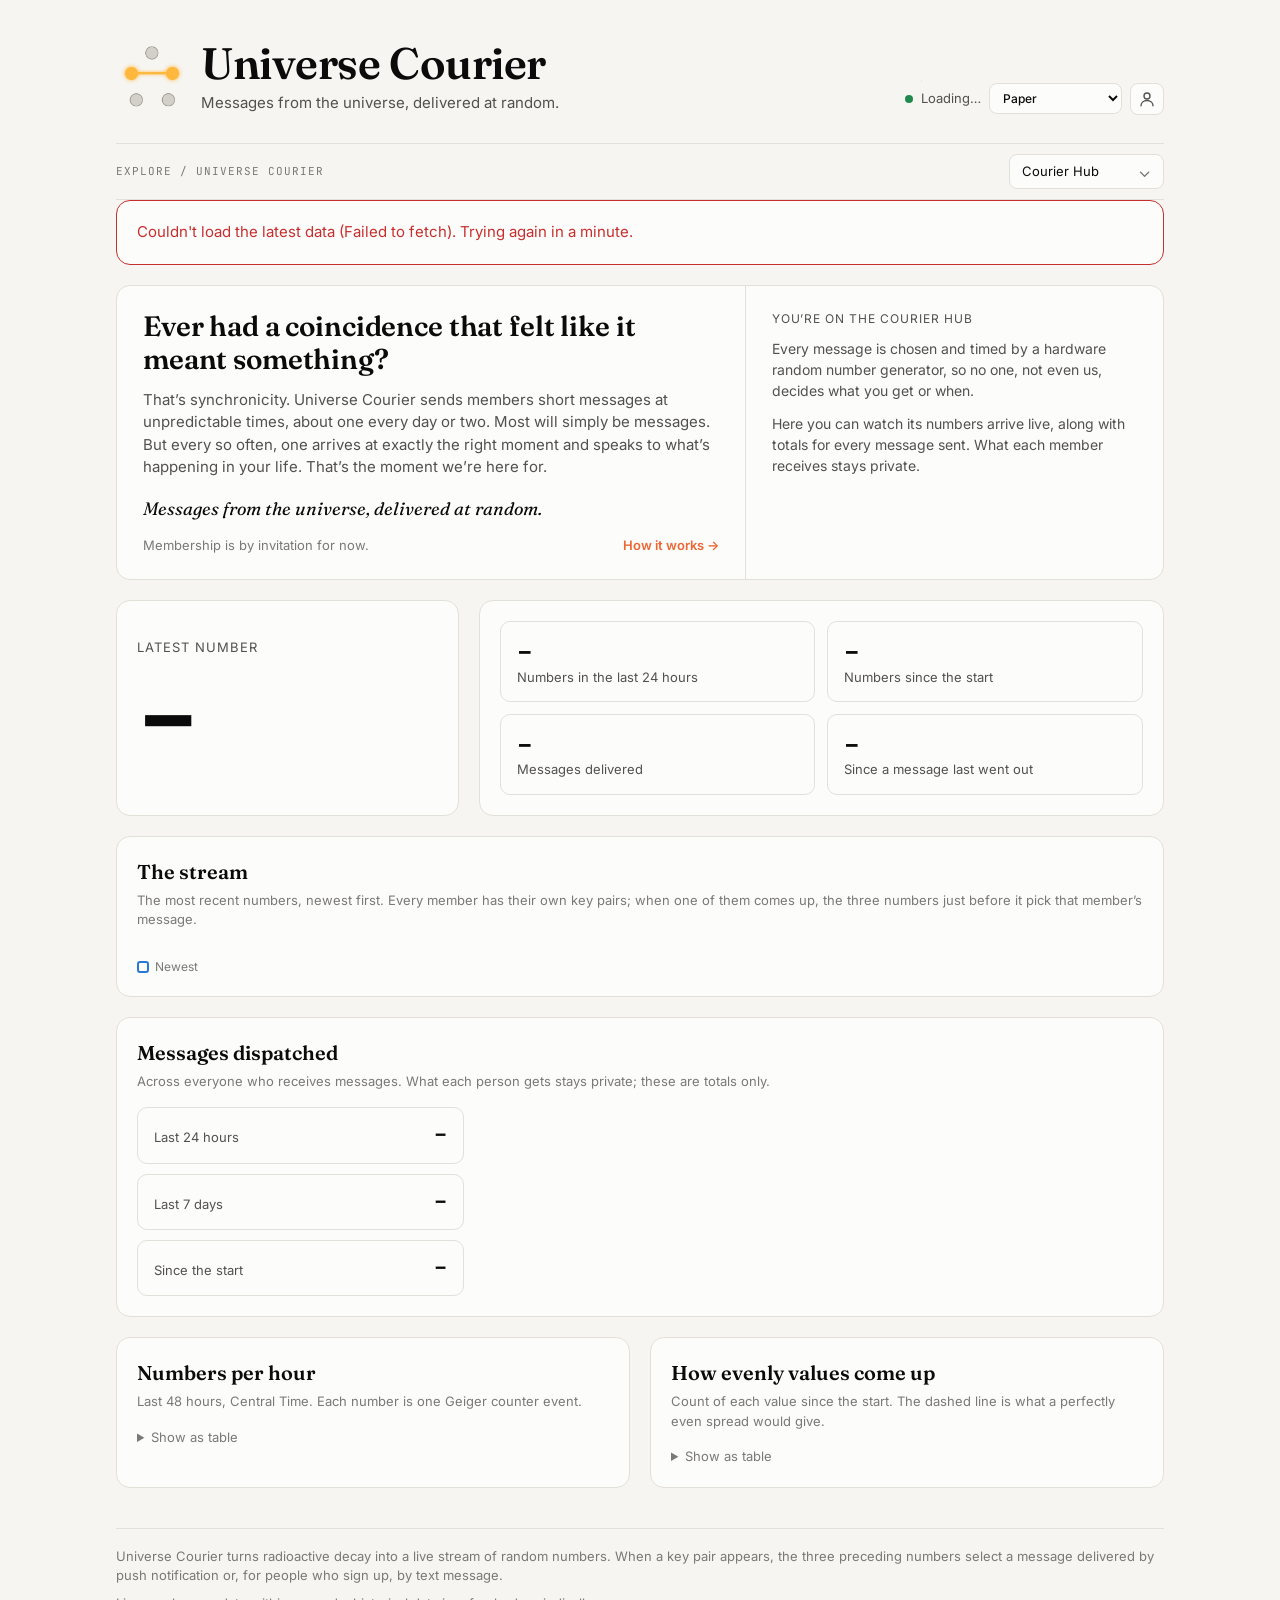
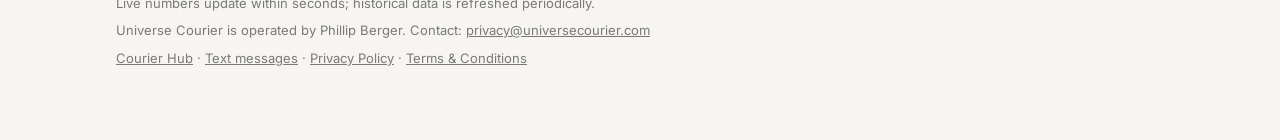
<file: index.html>
<!doctype html>
<html lang="en">
<head>
<meta charset="utf-8">
<meta name="viewport" content="width=device-width, initial-scale=1">
<title>Courier Hub · Universe Courier</title>
<link rel="icon"
      href="/favicon.ico?v=4"
      type="image/x-icon"
      sizes="any">
<link rel="icon" type="image/png" sizes="48x48" href="/assets/favicon-search-48.png?v=1">
<link rel="icon" type="image/png" sizes="96x96" href="/assets/favicon-search-96.png?v=1">
<link rel="icon" type="image/png" sizes="192x192" href="/assets/favicon-search-192.png?v=1">
<meta name="description" content="Messages from the universe, delivered at random by a hardware random number generator.">
<link rel="preconnect" href="https://fonts.googleapis.com">
<link rel="preconnect" href="https://fonts.gstatic.com" crossorigin>
<link href="https://fonts.googleapis.com/css2?family=Fraunces:opsz,wght@9..144,400;9..144,600&family=Inter:wght@400;500;600&family=JetBrains+Mono:wght@400;600&display=swap" rel="stylesheet">
<link rel="stylesheet" href="/assets/themes.css?v=6">
<style>

  * { box-sizing: border-box; }
  html, body { margin: 0; }
  body {
    background:
      radial-gradient(1px 1px at 12% 18%, var(--star) 99%, transparent),
      radial-gradient(1px 1px at 72% 9%,  var(--star) 99%, transparent),
      radial-gradient(1.5px 1.5px at 88% 34%, var(--star) 99%, transparent),
      radial-gradient(1px 1px at 33% 41%, var(--star) 99%, transparent),
      radial-gradient(1px 1px at 56% 27%, var(--star) 99%, transparent),
      var(--bg);
    background-attachment: fixed;
    color: var(--text-primary);
    font: 15px/1.5 Inter, system-ui, sans-serif;
  }
  .wrap { max-width: 1080px; margin: 0 auto; padding: 0 16px 64px; }
  .mono { font-family: "JetBrains Mono", ui-monospace, monospace; font-variant-numeric: tabular-nums; }

  header { display: flex; align-items: flex-end; justify-content: space-between; gap: 16px; flex-wrap: wrap; padding: 40px 0 28px; }
  h1 { font-family: Fraunces, Georgia, serif; font-weight: 600; font-size: clamp(30px, 6vw, 44px); line-height: 1.05; margin: 0; letter-spacing: -0.01em; }
  .brand-lockup { display: flex; align-items: center; gap: 13px; min-width: 0; }
  a.brand-lockup { color: inherit; text-decoration: none; border-radius: 10px; }
  a.brand-lockup:focus-visible { outline: 2px solid var(--accent); outline-offset: 4px; }
  .brand-logo { display: block; width: clamp(52px, 9vw, 72px); height: clamp(52px, 9vw, 72px); flex: none; object-fit: contain; }
  .brand-copy { min-width: 0; }
  .tagline { margin: 6px 0 0; color: var(--text-secondary); }
  .status { display: flex; align-items: center; gap: 8px; color: var(--text-secondary); font-size: 13px; }
  .dot { flex: none; width: 8px; height: 8px; border-radius: 50%; background: var(--ok); box-shadow: 0 0 0 0 var(--ok); animation: pulse 2.4s infinite; }
  .dot.stale { background: var(--critical); animation: none; }
  @keyframes pulse { 0% { box-shadow: 0 0 0 0 color-mix(in srgb, var(--ok) 60%, transparent); } 70% { box-shadow: 0 0 0 8px transparent; } 100% { box-shadow: 0 0 0 0 transparent; } }
  .live-badge { display: none; font-size: 11px; font-weight: 600; letter-spacing: .08em; color: var(--ok); border: 1px solid var(--ok); border-radius: 999px; padding: 1px 7px; }
  .live .live-badge { display: inline-block; }
  .chip.arrive { animation: arrive .9s ease-out; }
  @keyframes arrive { from { transform: translateY(-6px) scale(1.15); background: color-mix(in srgb, var(--series-1) 25%, transparent); } to { transform: none; } }
  .big.flash { animation: flash 1.2s ease-out; }
  @keyframes flash { from { color: var(--series-1); text-shadow: 0 0 24px color-mix(in srgb, var(--series-1) 50%, transparent); } to { color: inherit; text-shadow: none; } }
  @media (prefers-reduced-motion: reduce) { .chip.arrive, .big.flash, .dot { animation: none; } }
  .theme-select { appearance: auto; border: 1px solid var(--border); background: var(--surface-1); color: var(--text-primary); border-radius: 8px; padding: 6px 9px; font: 500 12px Inter, system-ui, sans-serif; cursor: pointer; max-width: 135px; }
  .theme-select:focus-visible { outline: 2px solid var(--series-1); outline-offset: 2px; }
  .theme-select option { background: var(--surface-1); color: var(--text-primary); }

  .card { background: var(--surface-1); border: 1px solid var(--border); border-radius: 14px; padding: 20px; }
  h2 { font-family: Fraunces, Georgia, serif; font-weight: 600; font-size: 20px; margin: 0 0 4px; }
  .sub { color: var(--text-muted); font-size: 13px; margin: 0 0 16px; }
  section { margin-top: 20px; }

  .hero { display: grid; grid-template-columns: minmax(200px, 1fr) 2fr; gap: 20px; }
  @media (max-width: 720px) { .hero { grid-template-columns: 1fr; } }
  .latest { display: flex; flex-direction: column; justify-content: center; align-items: flex-start; }
  .latest .label { color: var(--text-secondary); font-size: 13px; text-transform: uppercase; letter-spacing: .08em; }
  .latest .big { font-size: clamp(64px, 14vw, 104px); font-weight: 600; line-height: 1; margin: 8px 0; }
  .latest .when { color: var(--text-muted); font-size: 13px; }
  .stats { display: grid; grid-template-columns: repeat(2, 1fr); gap: 12px; }
  .stat { border: 1px solid var(--border); border-radius: 10px; padding: 14px 16px; }
  .stat .v { font-size: 26px; font-weight: 600; line-height: 1.2; }
  .stat .k { color: var(--text-secondary); font-size: 13px; }
  .stat .n { color: var(--text-muted); font-size: 12px; }

  .stream { display: flex; flex-wrap: wrap; gap: 6px; }
  .chip { min-width: 40px; padding: 5px 0; text-align: center; border-radius: 8px; border: 1px solid var(--border); color: var(--text-secondary); font-size: 13px; }
  .chip.key { background: var(--accent-soft); border-color: var(--accent); color: var(--text-primary); font-weight: 600; }
  /* A completed trigger pair is gold; isolated key values remain orange. */
  .chip.confirmed { background: var(--gold-soft); border-color: var(--gold); color: var(--text-primary); font-weight: 600; box-shadow: 0 0 0 1px color-mix(in srgb, var(--gold) 35%, transparent), 0 0 12px var(--gold-glow); }
  .chip.newest { outline: 2px solid var(--series-1); outline-offset: 1px; color: var(--text-primary); }
  .legend { display: flex; gap: 16px; flex-wrap: wrap; color: var(--text-muted); font-size: 12px; margin-top: 12px; }
  .legend i { display: inline-block; width: 12px; height: 12px; border-radius: 3px; vertical-align: -2px; margin-right: 6px; }

  .hub-signed { display: flex; align-items: center; justify-content: space-between; gap: 12px; flex-wrap: wrap; margin-top: 20px; padding: 14px 20px; }
  .hub-signed[hidden] { display: none; }
  .hub-signed .who { color: var(--text-secondary); font-size: 14px; overflow-wrap: anywhere; }
  .hub-btn { display: inline-flex; align-items: center; gap: 6px; background: var(--accent); color: var(--on-accent); border-radius: 8px; padding: 8px 14px; font: 600 13px Inter, system-ui, sans-serif; text-decoration: none; }
  .hub-btn:hover { filter: brightness(1.06); }
  .dispatch { display: grid; grid-template-columns: minmax(220px, 1fr) 2fr; gap: 24px; align-items: start; }
  @media (max-width: 720px) { .dispatch { grid-template-columns: 1fr; } }
  .dispatch-stats { display: grid; gap: 10px; }
  .dispatch-stats .stat { display: flex; align-items: baseline; justify-content: space-between; gap: 12px; }
  .dispatch-stats .stat .v { font-size: 22px; }
  .cat-bars { display: grid; gap: 10px; }
  .cat-row { display: grid; grid-template-columns: 110px 1fr 48px; gap: 12px; align-items: center; font-size: 14px; }
  .cat-track { height: 10px; background: var(--grid); border-radius: 999px; overflow: hidden; }
  .cat-fill { display: block; height: 100%; width: 0; background: var(--series-1); border-radius: 999px; transition: width .4s ease-out; }
  .cat-n { text-align: right; color: var(--text-secondary); }
  .messages-heading { display: flex; align-items: center; justify-content: space-between; gap: 12px; flex-wrap: wrap; margin-bottom: 4px; }
  .messages-heading h2 { margin-bottom: 0; }
  .export-btn { display: inline-flex; align-items: center; gap: 7px; border: 1px solid var(--border); background: var(--surface-1); color: var(--text-secondary); border-radius: 8px; padding: 7px 11px; font: 500 12px Inter, system-ui, sans-serif; cursor: pointer; }
  .export-btn:hover:not(:disabled) { border-color: var(--series-1); color: var(--text-primary); }
  .export-btn:disabled { opacity: .45; cursor: not-allowed; }
  .messages { list-style: none; margin: 0; padding: 0; display: grid; gap: 12px; position: relative; }
  /* More than 4 messages: the list scrolls inside the card (height set in JS to fit the newest 4, plus a peek of the next). */
  .messages.scrolling { max-height: var(--messages-max, 560px); overflow-y: auto; overscroll-behavior: contain; padding-right: 6px;
    scrollbar-width: thin; scrollbar-color: var(--border) transparent;
    -webkit-mask-image: linear-gradient(to bottom, #000 calc(100% - 32px), transparent); mask-image: linear-gradient(to bottom, #000 calc(100% - 32px), transparent); }
  .messages.scrolling.at-end { -webkit-mask-image: none; mask-image: none; }
  .messages.scrolling:focus-visible { outline: 2px solid var(--accent); outline-offset: 4px; border-radius: 10px; }
  .messages-count { color: var(--text-muted); font-size: 12px; margin: 10px 0 0; }
  .msg { border: 1px solid var(--border); border-radius: 10px; padding: 14px 16px; display: grid; gap: 6px; }
  .msg .text { font-family: Fraunces, Georgia, serif; font-size: 19px; line-height: 1.3; }
  .msg .meta { display: flex; flex-wrap: wrap; gap: 6px 14px; color: var(--text-muted); font-size: 12px; }
  /* Compact five-number record below each delivered message. */
  .msg-sequence { display: flex; align-items: center; flex-wrap: wrap; gap: 5px; margin-top: 5px; }
  .msg-sequence .seq-label { color: var(--text-muted); font: 10px/1.3 "JetBrains Mono", monospace; letter-spacing: .04em; margin-right: 3px; }
  .msg-sequence .seq-num { min-width: 29px; text-align: center; padding: 3px 5px; border: 1px solid var(--border); border-radius: 5px; color: var(--text-secondary); background: var(--bg); font: 11px/1.4 "JetBrains Mono", monospace; }
  .msg-sequence .seq-num.trigger { background: var(--accent-soft); border-color: var(--accent); color: var(--text-primary); font-weight: 600; }
  .msg-sequence .seq-arrow { color: var(--text-muted); font-size: 12px; margin: 0 2px; }
  .msg-sequence .seq-note { color: var(--text-muted); font-size: 10px; margin-left: 5px; }
  .tag { border: 1px solid var(--border); border-radius: 999px; padding: 0 8px; color: var(--text-secondary); }
  .tag.failed { border-color: var(--critical); color: var(--critical); }
  .empty { color: var(--text-muted); font-style: italic; }

  .charts { display: grid; grid-template-columns: 1fr 1fr; gap: 20px; }
  @media (max-width: 860px) { .charts { grid-template-columns: 1fr; } }
  .chart { position: relative; }
  .chart svg { display: block; width: 100%; height: 220px; overflow: visible; }
  .chart .axis text { fill: var(--text-muted); font-size: 11px; font-family: Inter, sans-serif; }
  .chart .gridline { stroke: var(--grid); stroke-width: 1; }
  .chart .bar { fill: var(--series-1); pointer-events: none; }
  .chart .bar.dim { opacity: .35; }
  .chart .hit { fill: transparent; cursor: crosshair; }
  .chart .hit:hover + .bar, .chart .hit:focus + .bar { fill: var(--accent); }
  .chart .ref { stroke: var(--text-secondary); stroke-width: 1.5; stroke-dasharray: 4 4; }
  .tip { position: absolute; pointer-events: none; background: var(--surface-1); border: 1px solid var(--border); border-radius: 8px; padding: 6px 10px; font-size: 12px; color: var(--text-secondary); box-shadow: 0 4px 16px rgba(0,0,0,.12); white-space: nowrap; display: none; z-index: 2; }
  .tip strong { color: var(--text-primary); font-size: 14px; display: block; }
  details { margin-top: 12px; color: var(--text-secondary); font-size: 13px; }
  summary { cursor: pointer; color: var(--text-muted); }
  .tbl-wrap { max-height: 260px; overflow: auto; margin-top: 8px; }
  table { border-collapse: collapse; width: 100%; font-size: 12px; }
  th, td { text-align: left; padding: 4px 8px; border-bottom: 1px solid var(--grid); }
  th { color: var(--text-muted); font-weight: 500; position: sticky; top: 0; background: var(--surface-1); }

  footer { margin-top: 40px; padding-top: 18px; border-top: 1px solid var(--border); color: var(--text-muted); font-size: 13px; }
  footer p { margin: 0 0 8px; }
  .error { border-color: var(--critical); color: var(--critical); }

  /* Shared page navigation */
  .site-nav { display: flex; align-items: center; justify-content: space-between; gap: 12px; padding: 10px 0; border-top: 1px solid var(--border); border-bottom: 1px solid var(--border); }
  .site-nav .nav-caption { color: var(--text-muted); font: 11px "JetBrains Mono", monospace; letter-spacing: .09em; text-transform: uppercase; }
  .nav-menu { position: relative; margin: 0; color: var(--text-primary); }
  .nav-menu summary { list-style: none; display: flex; align-items: center; gap: 12px; min-width: 155px; justify-content: space-between; cursor: pointer; border: 1px solid var(--border); background: var(--surface-1); color: var(--text-primary); border-radius: 8px; padding: 7px 12px; font-size: 13px; }
  .nav-menu summary::-webkit-details-marker { display: none; }
  .nav-menu summary::after { content: "⌄"; color: var(--text-muted); font-size: 17px; line-height: 1; }
  .nav-menu[open] summary::after { content: "⌃"; }
  .nav-options { position: absolute; z-index: 20; top: calc(100% + 5px); right: 0; min-width: 190px; background: var(--surface-1); border: 1px solid var(--border); border-radius: 9px; padding: 5px; box-shadow: 0 8px 24px rgba(0,0,0,.13); }
  .nav-options a { display: block; text-decoration: none; color: var(--text-secondary); padding: 9px 11px; border-radius: 6px; font-size: 13px; }
  .nav-options a:hover, .nav-options a:focus-visible { background: var(--accent-soft); color: var(--text-primary); }
  .nav-options a[aria-current="page"] { color: var(--text-primary); font-weight: 600; }
  @media (max-width: 480px) { .site-nav .nav-caption { font-size: 10px; } .nav-menu summary { min-width: 142px; } }

  /* Intro: the pitch, then what the Courier Hub is (2026-11-08) */
  .intro { display: grid; grid-template-columns: 3fr 2fr; gap: 0; padding: 0; overflow: hidden; }
  .intro > div { padding: 24px 26px; }
  .intro-hub { border-left: 1px solid var(--border); }
  .intro h2 { font-size: clamp(22px, 3.2vw, 28px); line-height: 1.2; margin: 0 0 12px; letter-spacing: -0.005em; }
  .intro p { margin: 0 0 12px; color: var(--text-secondary); }
  .intro .pitch-tag { font-family: Fraunces, Georgia, serif; font-style: italic; font-size: 18px; color: var(--text-primary); margin: 16px 0 14px; }
  .intro .intro-foot { display: flex; align-items: center; justify-content: space-between; gap: 10px 16px; flex-wrap: wrap; margin: 0; font-size: 13px; color: var(--text-muted); }
  .intro .intro-foot a { color: var(--accent); font-weight: 600; text-decoration: none; white-space: nowrap; }
  .intro .intro-foot a:hover { text-decoration: underline; }
  .intro .label { display: block; color: var(--text-secondary); font-size: 12px; text-transform: uppercase; letter-spacing: .08em; margin-bottom: 10px; }
  .intro-hub p { font-size: 14px; }
  .intro-hub p:last-child { margin-bottom: 0; }
  @media (max-width: 760px) {
    .intro { grid-template-columns: 1fr; }
    .intro > div { padding: 20px; }
    .intro-hub { border-left: 0; border-top: 1px solid var(--border); }
  }
</style>
</head>
<body>
<div class="wrap">
  <header>
    <a class="brand-lockup" href="/" aria-label="Universe Courier home">
      <img class="brand-logo" src="/assets/universecourier_logo.png" alt="" width="72" height="72">
      <div class="brand-copy">
        <h1>Universe Courier</h1>
        <p class="tagline">Messages from the universe, delivered at random.</p>
      </div>
    </a>
    <div class="status" id="status">
      <span class="dot" id="dot"></span>
      <span class="live-badge">LIVE</span>
      <span id="updated">Loading…</span>
      <select class="theme-select" id="themeSelect" aria-label="Color theme">
        <option value="paper">Paper</option>
        <option value="dark">Dark (original)</option>
        <option value="midnight">Midnight</option>
        <option value="spring">Spring</option>
        <option value="summer">Summer Sunset</option>
        <option value="autumn">Autumn</option>
        <option value="winter">Winter</option>
        <option value="kinari">Kinari</option>
        <option value="witchy woods">Witchy Woods</option>
        <option value="frutiger aero">Frutiger Aero</option>
        <option value="halloween haze">Halloween Haze</option>
      </select>
      <div id="accountMenu"></div>
    </div>
  </header>

  <nav class="site-nav" aria-label="Site navigation">
    <span class="nav-caption">Explore / Universe Courier</span>
    <details class="nav-menu">
      <summary aria-label="Navigate pages">Courier Hub</summary>
      <div class="nav-options">
        <a href="/" aria-current="page">Courier Hub</a>
        <a href="https://my.universecourier.com/dashboard">Your Dashboard</a>
        <a href="/howitworks/">How it works</a>
        <a href="/about/">About</a>
        <a href="/sms/">Text messages</a>
        <a href="/privacy/">Privacy Policy</a>
        <a href="/terms/">Terms &amp; Conditions</a>
      </div>
    </details>
  </nav>

  <div id="error" class="card error" hidden></div>

  <div id="hubSignedIn" class="card hub-signed" hidden>
    <span class="who">Signed in as <strong id="hubEmail"></strong>. Your messages are on your own dashboard.</span>
    <a class="hub-btn" href="https://my.universecourier.com/dashboard">Go to your dashboard &rarr;</a>
  </div>

  <section class="card intro" aria-labelledby="introTitle">
    <div class="intro-pitch">
      <h2 id="introTitle">Ever had a coincidence that felt like it meant something?</h2>
      <p>That&rsquo;s synchronicity. Universe Courier sends members short messages at unpredictable times, about one every day or two. Most will simply be messages. But every so often, one arrives at exactly the right moment and speaks to what&rsquo;s happening in your life. That&rsquo;s the moment we&rsquo;re here for.</p>
      <p class="pitch-tag">Messages from the universe, delivered at random.</p>
      <p class="intro-foot"><span>Membership is by invitation for now.</span><a href="/howitworks/">How it works &rarr;</a></p>
    </div>
    <div class="intro-hub">
      <span class="label">You&rsquo;re on the Courier Hub</span>
      <p>Every message is chosen and timed by a hardware random number generator, so no one, not even us, decides what you get or when.</p>
      <p>Here you can watch its numbers arrive live, along with totals for every message sent. What each member receives stays private.</p>
    </div>
  </section>

  <section class="hero">
    <div class="card latest">
      <span class="label">Latest number</span>
      <span class="big mono" id="latestValue">–</span>
      <span class="when" id="latestWhen"></span>
    </div>
    <div class="card stats">
      <div class="stat"><div class="v mono" id="s24">–</div><div class="k">Numbers in the last 24 hours</div><div class="n" id="s24n"></div></div>
      <div class="stat"><div class="v mono" id="sTotal">–</div><div class="k">Numbers since the start</div><div class="n" id="sTotaln"></div></div>
      <div class="stat"><div class="v mono" id="sMsgs">–</div><div class="k">Messages delivered</div><div class="n" id="sMsgsn"></div></div>
      <div class="stat"><div class="v mono" id="sSince">–</div><div class="k">Since a message last went out</div><div class="n" id="sSincen"></div></div>
    </div>
  </section>

  <section class="card">
    <h2>The stream</h2>
    <p class="sub">The most recent numbers, newest first. Every member has their own key pairs; when one of them comes up, the three numbers just before it pick that member&rsquo;s message.</p>
    <div class="stream mono" id="stream"></div>
    <div class="legend">
      <span><i style="border:2px solid var(--series-1)"></i>Newest</span>
    </div>
  </section>

  <section class="card">
    <h2>Messages dispatched</h2>
    <p class="sub">Across everyone who receives messages. What each person gets stays private; these are totals only.</p>
    <div class="dispatch">
      <div class="dispatch-stats">
        <div class="stat"><span class="k">Last 24 hours</span><span class="v mono" id="m24">–</span></div>
        <div class="stat"><span class="k">Last 7 days</span><span class="v mono" id="m7">–</span></div>
        <div class="stat"><span class="k">Since the start</span><span class="v mono" id="mAll">–</span></div>
      </div>
      <div>
        <div class="cat-bars" id="catBars"></div>
        <p class="sub" id="catNote" style="margin:10px 0 0"></p>
      </div>
    </div>
  </section>

  <section class="charts">
    <div class="card">
      <h2>Numbers per hour</h2>
      <p class="sub">Last 48 hours, Central Time. Each number is one Geiger counter event.</p>
      <div class="chart" id="hourlyChart"></div>
      <details><summary>Show as table</summary><div class="tbl-wrap" id="hourlyTable"></div></details>
    </div>
    <div class="card">
      <h2>How evenly values come up</h2>
      <p class="sub">Count of each value since the start. The dashed line is what a perfectly even spread would give.</p>
      <div class="chart" id="distChart"></div>
      <details><summary>Show as table</summary><div class="tbl-wrap" id="distTable"></div></details>
    </div>
  </section>

  <footer>
    <p>Universe Courier turns radioactive decay into a live stream of random numbers. When a key pair appears, the three preceding numbers select a message delivered by push notification or, for people who sign up, by text message.</p>
    <p>Live numbers update within seconds; historical data is refreshed periodically.</p>
    <p>Universe Courier is operated by Phillip Berger. Contact: <a href="mailto:privacy@universecourier.com" style="color:inherit">privacy@universecourier.com</a></p>
    <p><a href="/" style="color:inherit">Courier Hub</a> · <a href="/sms/" style="color:inherit">Text messages</a> · <a href="/privacy/" style="color:inherit">Privacy Policy</a> · <a href="/terms/" style="color:inherit">Terms &amp; Conditions</a></p>
  </footer>
</div>

<script>
(() => {
  // ?data=sample-data.json lets you preview with a local file
  const params = new URLSearchParams(location.search);
  // Data comes from the Universe Courier app on Azure (stage 2). The Pi uploads numbers every few seconds.
  const API_BASE = "https://app-universecourier-grf8d6amfnh9exap.centralus-01.azurewebsites.net";
  const DATA_URL = params.get("data") || `${API_BASE}/api/public/snapshot`;
  // live stream (?live=off turns it off, ?live=<url> points elsewhere)
  const LIVE_URL = params.get("live") === "off" ? null : (params.get("live") || `${API_BASE}/api/public/latest`);
  const LIVE_EVERY_MS = 5000;
  const STALE_MINUTES = 15;
  const SVGNS = "http://www.w3.org/2000/svg";
  let data = null;
  let live = null;            // last good ticker response
  let liveOk = false;
  let shownTopId = 0;         // newest number id currently on screen (for the arrival animation)

  // ---- theme selection (persisted across both pages) ----
  const root = document.documentElement;
  // Tell the browser which color to show beyond the page (status-bar area); matches the theme's edge color.
  const syncEdge = () => {
    const cs = getComputedStyle(root);
    const c = cs.getPropertyValue("--edge").trim() || cs.getPropertyValue("--bg").trim();
    let m = document.querySelector('meta[name="theme-color"]');
    if (!m) { m = document.createElement("meta"); m.name = "theme-color"; document.head.appendChild(m); }
    m.content = c;
  };
  const themeSelect = document.getElementById("themeSelect");
  const themeNames = new Set(["paper", "dark", "midnight", "spring", "summer", "autumn", "winter", "kinari", "witchy woods", "frutiger aero", "halloween haze"]);
  let savedTheme = null;
  // Shared with my.universecourier.com through a cookie on the parent domain (localStorage is per site).
  const sharedTheme = document.cookie.match(/(?:^|;\s*)uc-theme=([^;]*)/);
  try { savedTheme = sharedTheme ? decodeURIComponent(sharedTheme[1]) : localStorage.getItem("uc-theme"); } catch (e) {}
  const shareTheme = name => {
    const domain = /(^|\.)universecourier\.com$/.test(location.hostname) ? "; Domain=universecourier.com; Secure" : "";
    document.cookie = "uc-theme=" + encodeURIComponent(name) + "; Path=/; Max-Age=31536000; SameSite=Lax" + domain;
  };
  // Migrate the old light/dark toggle setting; retain system preference for first-time visitors.
  if (savedTheme === "japanese ecru") savedTheme = "kinari"; // renamed 2026-11-10
  const initialTheme = savedTheme === "light" ? "paper" :
    themeNames.has(savedTheme) ? savedTheme :
    (window.matchMedia && window.matchMedia("(prefers-color-scheme: dark)").matches ? "dark" : "paper");
  root.dataset.theme = initialTheme;
  syncEdge();
  shareTheme(initialTheme); // carry this choice to the account pages
  themeSelect.value = initialTheme;
  themeSelect.addEventListener("change", () => {
    const selected = themeSelect.value;
    if (!themeNames.has(selected)) return;
    root.dataset.theme = selected;
    syncEdge();
    try { localStorage.setItem("uc-theme", selected); } catch (e) {}
    shareTheme(selected);
  });

  // ---- helpers ----
  const $ = id => document.getElementById(id);
  const fmtInt = n => (n ?? 0).toLocaleString();
  const el = (tag, cls, text) => { const e = document.createElement(tag); if (cls) e.className = cls; if (text != null) e.textContent = text; return e; };
  function ago(iso, now = Date.now()) {
    if (!iso) return "–";
    const s = Math.max(0, (now - new Date(iso).getTime()) / 1000);
    if (s < 60) return "just now";
    const m = s / 60; if (m < 60) return `${Math.round(m)} min ago`;
    const h = m / 60; if (h < 36) return `${Math.round(h)} h ago`;
    return `${(h / 24).toFixed(1)} days ago`;
  }
  function span(iso, now = Date.now()) {
    if (!iso) return "–";
    const h = (now - new Date(iso).getTime()) / 3600000;
    if (h < 1) return `${Math.round(h * 60)} min`;
    if (h < 48) return `${h.toFixed(1)} h`;
    return `${(h / 24).toFixed(1)} d`;
  }
  const fmtDate = iso => new Date(iso).toLocaleString(undefined, { weekday: "short", month: "short", day: "numeric", hour: "numeric", minute: "2-digit" });

  // Snapshot numbers plus any newer ones from the live ticker, newest first
  function mergedNumbers() {
    const byId = new Map();
    (data.recent_numbers || []).forEach(n => byId.set(n.id, n));
    if (liveOk && live) live.numbers.forEach(n => byId.set(n.id, n));
    return [...byId.values()].sort((a, b) => b.id - a.id).slice(0, 120);
  }


  // ---- render ----
  function render() {
    if (!data) return;
    const now = Date.now();
    const t = data.totals || {};
    const numbers = mergedNumbers();
    const snapTop = data.last_number ? data.last_number.id : 0;
    const extra = numbers.filter(n => n.id > snapTop).length;   // live numbers newer than the snapshot
    const top = numbers[0];

    // Azure always answers, so "is it live?" is judged by the newest number, not by when the data was built
    const topAt = top ? (top.at || top.received_at) : null;
    const quiet = !topAt || (now - new Date(topAt).getTime()) / 60000 > STALE_MINUTES;
    $("status").classList.toggle("live", liveOk && !quiet);
    $("dot").classList.toggle("stale", quiet);
    if (quiet) {
      $("updated").textContent = topAt ? `No new numbers since ${ago(topAt, now)} — the RNG may be offline` : "Waiting for the first number";
    } else if (liveOk) {
      $("updated").textContent = "Numbers arrive as they happen";
    } else {
      $("updated").textContent = `Updated ${ago(data.generated_at, now)}`;
    }

    const latest = $("latestValue");
    latest.textContent = top ? top.value : "–";
    if (top && shownTopId && top.id > shownTopId) { latest.classList.remove("flash"); void latest.offsetWidth; latest.classList.add("flash"); }
    $("latestWhen").textContent = top ? `Received ${ago(top.at || top.received_at, now)} · range 1–${data.range_max}` : "Waiting for the first number";

    $("s24").textContent = fmtInt((t.numbers_24h || 0) + extra);
    $("s24n").textContent = t.numbers_24h ? `about ${(t.numbers_24h / 1440).toFixed(1)} a minute` : "";
    $("sTotal").textContent = fmtInt((t.numbers || 0) + extra);
    $("sTotaln").textContent = t.first_number_at ? `since ${new Date(t.first_number_at).toLocaleDateString(undefined, { month: "short", day: "numeric" })}` : "";
    const sent = (live && live.messages_sent != null && liveOk) ? Math.max(live.messages_sent, t.messages_sent || 0) : (t.messages_sent || 0);
    const lastAt = (liveOk && live && live.last_message_at) || t.last_message_at;
    $("sMsgs").textContent = fmtInt(sent);
    $("sMsgsn").textContent = "to members";
    $("sSince").textContent = span(lastAt, now);
    $("sSincen").textContent = lastAt ? fmtDate(lastAt) : "none yet";

    // stream
    const stream = $("stream"); stream.replaceChildren();
    const visibleNumbers = numbers.slice(0, 96);
    visibleNumbers.forEach((n, i) => {
      const isNew = shownTopId && n.id > shownTopId;
      const c = el("span", "chip" + (i === 0 ? " newest" : "") + (isNew ? " arrive" : ""), String(n.value));
      c.title = fmtDate(n.at || n.received_at);
      stream.appendChild(c);
    });
    if (top) shownTopId = Math.max(shownTopId, top.id);

    // messages dispatched (totals across all members)
    $("m24").textContent = fmtInt(t.messages_24h);
    $("m7").textContent = fmtInt(t.messages_7d);
    $("mAll").textContent = fmtInt(sent);

    // Charts and tables depend on the snapshot, not the live ticker.
    // Keep their DOM stable during live updates to avoid mobile scroll jumps.
  }

  // ---- message types across everyone: counts only ----
  const CATEGORY_LABELS = { IChing: "I Ching" };
  function renderCategories() {
    const host = $("catBars");
    const cats = (data.message_categories || []).filter(c => c.n > 0);
    host.replaceChildren();
    if (!cats.length) { host.appendChild(el("p", "empty", "No messages yet. The universe is thinking.")); $("catNote").textContent = ""; return; }
    const max = Math.max(...cats.map(c => c.n));
    cats.forEach(c => {
      const row = el("div", "cat-row");
      row.appendChild(el("span", "cat-name", CATEGORY_LABELS[c.category] || c.category));
      const track = el("span", "cat-track"), fill = el("span", "cat-fill");
      track.appendChild(fill); row.appendChild(track);
      row.appendChild(el("span", "cat-n mono", fmtInt(c.n)));
      host.appendChild(row);
      requestAnimationFrame(() => { fill.style.width = (c.n * 100 / max) + "%"; });
    });
    $("catNote").textContent = "Kinds of message sent so far. Each member can choose which kinds they get.";
  }

  // Fill in missing hours between the first hour shown and the current hour (keys are local "YYYY-MM-DDTHH")
  function hourlySeries() {
    const map = new Map((data.hourly || []).map(([h, n]) => [h, n]));
    const keys = [...map.keys()];
    const lastKey = data.last_number ? data.last_number.received_at.slice(0, 13) : keys[keys.length - 1];
    if (!lastKey) return [];
    const toMs = k => Date.UTC(+k.slice(0, 4), +k.slice(5, 7) - 1, +k.slice(8, 10), +k.slice(11, 13));
    const toKey = ms => new Date(ms).toISOString().slice(0, 13);
    const end = toMs(lastKey), start = end - 47 * 3600000;
    const out = [];
    for (let ms = start; ms <= end; ms += 3600000) { const k = toKey(ms); out.push([k, map.get(k) || 0]); }
    return out;
  }

  function hourLabel(k) {
    const h = +k.slice(11, 13);
    const ampm = h === 0 ? "12a" : h < 12 ? `${h}a` : h === 12 ? "12p" : `${h - 12}p`;
    return ampm;
  }

  // Generic thin-bar chart with hover tooltips and keyboard focus
  function barChart(host, rows, { xLabel, tipLabel, tickEvery, refValue, dimFirst }) {
    host.replaceChildren();
    if (!rows.length) { host.appendChild(el("p", "empty", "No data yet.")); return; }
    const W = Math.max(280, host.clientWidth || 480), H = 220, m = { t: 10, r: 8, b: 26, l: 36 };
    const iw = W - m.l - m.r, ih = H - m.t - m.b;
    const max = Math.max(1, refValue || 0, ...rows.map(r => r[1]));
    const niceMax = (() => { const p = Math.pow(10, Math.floor(Math.log10(max))); const f = max / p; return (f <= 1 ? 1 : f <= 2 ? 2 : f <= 5 ? 5 : 10) * p; })();
    const y = v => m.t + ih - (v / niceMax) * ih;
    const step = iw / rows.length, bw = Math.max(1, step - 2);
    const svg = document.createElementNS(SVGNS, "svg");
    svg.setAttribute("viewBox", `0 0 ${W} ${H}`);
    svg.setAttribute("role", "img");
    svg.setAttribute("aria-label", xLabel);
    const g = document.createElementNS(SVGNS, "g"); g.setAttribute("class", "axis"); svg.appendChild(g);
    for (let i = 0; i <= 4; i++) {
      const v = niceMax * i / 4, yy = y(v);
      const ln = document.createElementNS(SVGNS, "line");
      ln.setAttribute("x1", m.l); ln.setAttribute("x2", W - m.r); ln.setAttribute("y1", yy); ln.setAttribute("y2", yy); ln.setAttribute("class", "gridline");
      g.appendChild(ln);
      const tx = document.createElementNS(SVGNS, "text");
      tx.setAttribute("x", m.l - 6); tx.setAttribute("y", yy + 4); tx.setAttribute("text-anchor", "end"); tx.textContent = Math.round(v).toLocaleString();
      g.appendChild(tx);
    }
    const tip = el("div", "tip"); host.appendChild(tip);
    rows.forEach(([label, v], i) => {
      const x = m.l + i * step + 1;
      const hit = document.createElementNS(SVGNS, "rect");
      hit.setAttribute("x", m.l + i * step); hit.setAttribute("y", m.t); hit.setAttribute("width", step); hit.setAttribute("height", ih);
      hit.setAttribute("class", "hit"); hit.setAttribute("tabindex", "0");
      hit.setAttribute("aria-label", `${tipLabel(label)}: ${v}`);
      const bh = Math.max(v > 0 ? 2 : 0, m.t + ih - y(v));
      const bar = document.createElementNS(SVGNS, "path");
      const r = Math.min(4, bw / 2, bh);
      const top = m.t + ih - bh, bot = m.t + ih;
      bar.setAttribute("d", bh <= 0 ? "" : `M${x},${bot} V${top + r} Q${x},${top} ${x + r},${top} H${x + bw - r} Q${x + bw},${top} ${x + bw},${top + r} V${bot} Z`);
      bar.setAttribute("class", "bar" + (dimFirst && i < rows.length - 1 && dimFirst(label) ? " dim" : ""));
      svg.appendChild(hit); svg.appendChild(bar);
      const show = () => {
        tip.replaceChildren(el("strong", "mono", v.toLocaleString()), document.createTextNode(tipLabel(label)));
        tip.style.display = "block";
        const px = ((x + bw / 2) / W) * host.clientWidth;
        tip.style.left = Math.min(host.clientWidth - tip.offsetWidth, Math.max(0, px - tip.offsetWidth / 2)) + "px";
        tip.style.top = Math.max(0, (top / H) * 220 - tip.offsetHeight - 8) + "px";
      };
      const hide = () => { tip.style.display = "none"; };
      hit.addEventListener("pointerenter", show); hit.addEventListener("pointerleave", hide);
      hit.addEventListener("focus", show); hit.addEventListener("blur", hide);
      if (i % tickEvery === 0) {
        const tx = document.createElementNS(SVGNS, "text");
        tx.setAttribute("x", x + bw / 2); tx.setAttribute("y", H - 8); tx.setAttribute("text-anchor", "middle"); tx.textContent = xLabel === "hour" ? hourLabel(label) : label;
        g.appendChild(tx);
      }
    });
    if (refValue) {
      const ln = document.createElementNS(SVGNS, "line");
      ln.setAttribute("x1", m.l); ln.setAttribute("x2", W - m.r); ln.setAttribute("y1", y(refValue)); ln.setAttribute("y2", y(refValue)); ln.setAttribute("class", "ref");
      svg.appendChild(ln);
    }
    host.insertBefore(svg, tip);
  }

  function table(host, head, rows) {
    const t = el("table"), tr = el("tr");
    head.forEach(h => tr.appendChild(el("th", null, h)));
    const thead = el("thead"); thead.appendChild(tr); t.appendChild(thead);
    const tb = el("tbody");
    rows.forEach(r => { const row = el("tr"); r.forEach(c => row.appendChild(el("td", "mono", String(c)))); tb.appendChild(row); });
    t.appendChild(tb); host.replaceChildren(t);
  }

  function renderHourly() {
    const rows = hourlySeries();
    const lbl = k => { const d = new Date(Date.UTC(+k.slice(0,4), +k.slice(5,7)-1, +k.slice(8,10))); return `${d.toLocaleDateString(undefined, { weekday: "short", timeZone: "UTC" })} ${hourLabel(k)}m`; };
    // the current hour is still filling up, so it's drawn at full strength only when it's the last bar
    barChart($("hourlyChart"), rows, { xLabel: "hour", tipLabel: k => `numbers · ${lbl(k)}`, tickEvery: 6 });
    table($("hourlyTable"), ["Hour (Central)", "Numbers"], rows.slice().reverse().map(([k, n]) => [lbl(k), n]));
  }

  function renderDist() {
    const counts = data.distribution || [];
    const total = counts.reduce((a, b) => a + b, 0);
    const rows = counts.map((n, i) => [String(i + 1), n]);
    barChart($("distChart"), total ? rows : [], { xLabel: "value", tipLabel: v => `times value ${v} came up`, tickEvery: 16, refValue: total / (counts.length || 1) });
    table($("distTable"), ["Value", "Count"], rows);
  }

  async function load() {
    try {
      const r = await fetch(DATA_URL, { cache: "no-cache" });
      if (!r.ok) throw new Error(`HTTP ${r.status}`);
      data = await r.json();
      $("error").hidden = true;
      render();
      renderCategories();
      renderHourly();
      renderDist();
    } catch (e) {
      $("error").hidden = false;
      $("error").textContent = `Couldn't load the latest data (${e.message}). Trying again in a minute.`;
    }
  }

  // Live stream: poll every few seconds while the tab is visible. If it fails, the page quietly
  // falls back to the snapshot (refreshed every minute) and keeps trying.
  async function pollLive() {
    if (!LIVE_URL || document.visibilityState === "hidden") return;
    try {
      const r = await fetch(LIVE_URL, { cache: "no-cache" });
      if (!r.ok) throw new Error(`HTTP ${r.status}`);
      const j = await r.json();
      if (!Array.isArray(j.numbers)) throw new Error("bad data");
      live = j; liveOk = true;
      // a message went out since the snapshot: fetch it again so the totals and types catch up
      const known = data && data.totals ? data.totals.messages_sent || 0 : 0;
      if (data && j.messages_sent != null && j.messages_sent > known) await load();
      else render();
    } catch (e) {
      if (liveOk) { liveOk = false; render(); }
    }
  }

  // Signed in on my.universecourier.com? (account-menu.js asks the portal and announces the answer.)
  function showSession(session) {
    const signedIn = !!(session && session.signedIn);
    $("hubSignedIn").hidden = !signedIn;
    if (signedIn) $("hubEmail").textContent = session.email;
  }
  document.addEventListener("uc:session", e => showSession(e.detail));
  if (window.ucSession) showSession(window.ucSession);

  load().then(pollLive);
  setInterval(load, 60000);
  if (LIVE_URL) {
    setInterval(pollLive, LIVE_EVERY_MS);
    document.addEventListener("visibilitychange", () => { if (document.visibilityState === "visible") pollLive(); });
  }
  setInterval(render, 30000);   // keep the "x min ago" labels fresh between loads
  let rt; addEventListener("resize", () => { clearTimeout(rt); rt = setTimeout(() => { if (data) { renderHourly(); renderDist(); } }, 150); });
})();
</script>
<script src="/assets/account-menu.js?v=7" defer></script>
</body>
</html>
</file>
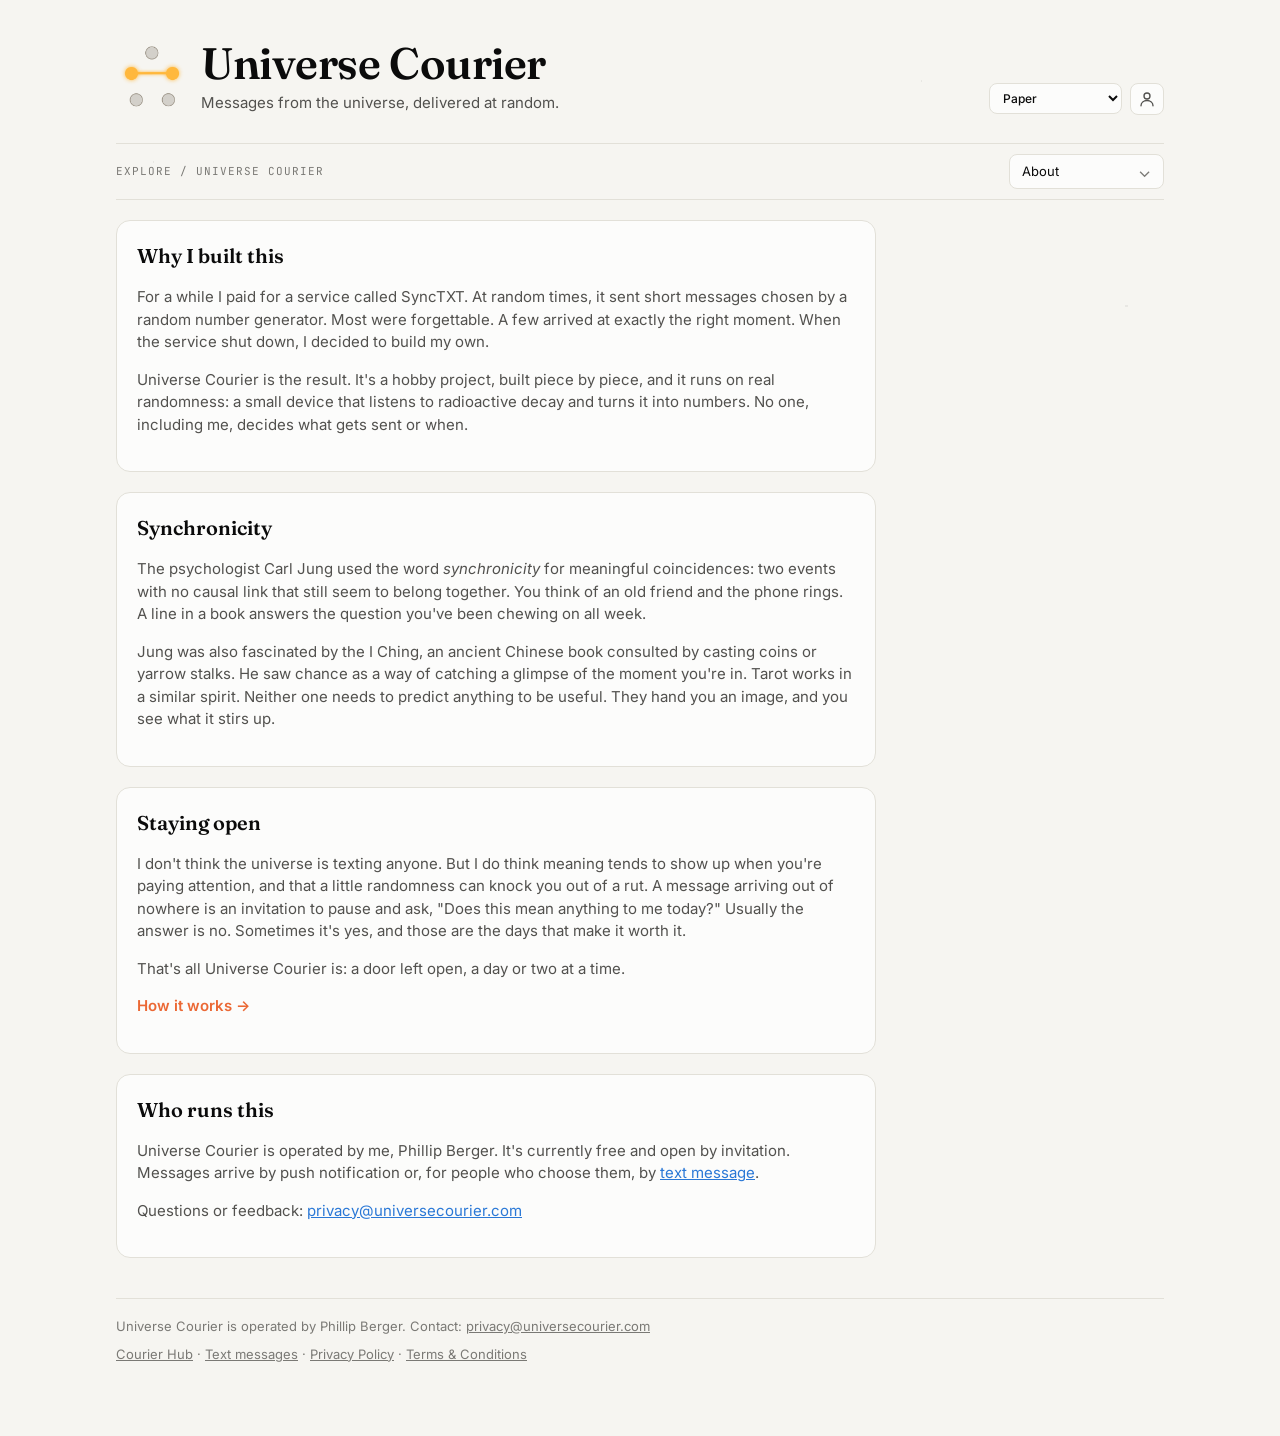
<file: about/index.html>
<!doctype html>
<html lang="en">
<head>
<meta charset="utf-8">
<meta name="viewport" content="width=device-width, initial-scale=1">
<title>About — Universe Courier</title>
<link rel="icon"
      href="/favicon.ico?v=4"
      type="image/x-icon"
      sizes="any">
<link rel="icon" type="image/png" sizes="48x48" href="/assets/favicon-search-48.png?v=1">
<link rel="icon" type="image/png" sizes="96x96" href="/assets/favicon-search-96.png?v=1">
<link rel="icon" type="image/png" sizes="192x192" href="/assets/favicon-search-192.png?v=1">
<meta name="description" content="Why Universe Courier exists, and the ideas behind it.">
<link rel="preconnect" href="https://fonts.googleapis.com">
<link rel="preconnect" href="https://fonts.gstatic.com" crossorigin>
<link href="https://fonts.googleapis.com/css2?family=Fraunces:opsz,wght@9..144,400;9..144,600&family=Inter:wght@400;500;600&family=JetBrains+Mono:wght@400;600&display=swap" rel="stylesheet">
<link rel="stylesheet" href="/assets/themes.css?v=6">
<style>

  * { box-sizing: border-box; }
  html, body { margin: 0; }
  body {
    background:
      radial-gradient(1px 1px at 12% 18%, var(--star) 99%, transparent),
      radial-gradient(1px 1px at 72% 9%,  var(--star) 99%, transparent),
      radial-gradient(1.5px 1.5px at 88% 34%, var(--star) 99%, transparent),
      radial-gradient(1px 1px at 33% 41%, var(--star) 99%, transparent),
      radial-gradient(1px 1px at 56% 27%, var(--star) 99%, transparent),
      var(--bg);
    background-attachment: fixed;
    color: var(--text-primary);
    font: 15px/1.5 Inter, system-ui, sans-serif;
  }
  .wrap { max-width: 1080px; margin: 0 auto; padding: 0 16px 64px; }
  .mono { font-family: "JetBrains Mono", ui-monospace, monospace; font-variant-numeric: tabular-nums; }

  header { display: flex; align-items: flex-end; justify-content: space-between; gap: 16px; flex-wrap: wrap; padding: 40px 0 28px; }
  h1 { font-family: Fraunces, Georgia, serif; font-weight: 600; font-size: clamp(30px, 6vw, 44px); line-height: 1.05; margin: 0; letter-spacing: -0.01em; }
  .brand-lockup { display: flex; align-items: center; gap: 13px; min-width: 0; }
  a.brand-lockup { color: inherit; text-decoration: none; border-radius: 10px; }
  a.brand-lockup:focus-visible { outline: 2px solid var(--accent); outline-offset: 4px; }
  .brand-logo { display: block; width: clamp(52px, 9vw, 72px); height: clamp(52px, 9vw, 72px); flex: none; object-fit: contain; }
  .brand-copy { min-width: 0; }
  .tagline { margin: 6px 0 0; color: var(--text-secondary); }
  .status { display: flex; align-items: center; gap: 8px; color: var(--text-secondary); font-size: 13px; }
  .dot { width: 8px; height: 8px; border-radius: 50%; background: var(--ok); box-shadow: 0 0 0 0 var(--ok); animation: pulse 2.4s infinite; }
  .dot.stale { background: var(--critical); animation: none; }
  @keyframes pulse { 0% { box-shadow: 0 0 0 0 color-mix(in srgb, var(--ok) 60%, transparent); } 70% { box-shadow: 0 0 0 8px transparent; } 100% { box-shadow: 0 0 0 0 transparent; } }
  .live-badge { display: none; font-size: 11px; font-weight: 600; letter-spacing: .08em; color: var(--ok); border: 1px solid var(--ok); border-radius: 999px; padding: 1px 7px; }
  .live .live-badge { display: inline-block; }
  .chip.arrive { animation: arrive .9s ease-out; }
  @keyframes arrive { from { transform: translateY(-6px) scale(1.15); background: color-mix(in srgb, var(--series-1) 25%, transparent); } to { transform: none; } }
  .big.flash { animation: flash 1.2s ease-out; }
  @keyframes flash { from { color: var(--series-1); text-shadow: 0 0 24px color-mix(in srgb, var(--series-1) 50%, transparent); } to { color: inherit; text-shadow: none; } }
  @media (prefers-reduced-motion: reduce) { .chip.arrive, .big.flash, .dot { animation: none; } }
  .theme-select { appearance: auto; border: 1px solid var(--border); background: var(--surface-1); color: var(--text-primary); border-radius: 8px; padding: 6px 9px; font: 500 12px Inter, system-ui, sans-serif; cursor: pointer; max-width: 135px; }
  .theme-select:focus-visible { outline: 2px solid var(--series-1); outline-offset: 2px; }
  .theme-select option { background: var(--surface-1); color: var(--text-primary); }

  .card { background: var(--surface-1); border: 1px solid var(--border); border-radius: 14px; padding: 20px; }
  h2 { font-family: Fraunces, Georgia, serif; font-weight: 600; font-size: 20px; margin: 0 0 4px; }
  .sub { color: var(--text-muted); font-size: 13px; margin: 0 0 16px; }
  section { margin-top: 20px; }

  .hero { display: grid; grid-template-columns: minmax(200px, 1fr) 2fr; gap: 20px; }
  @media (max-width: 720px) { .hero { grid-template-columns: 1fr; } }
  .latest { display: flex; flex-direction: column; justify-content: center; align-items: flex-start; }
  .latest .label { color: var(--text-secondary); font-size: 13px; text-transform: uppercase; letter-spacing: .08em; }
  .latest .big { font-size: clamp(64px, 14vw, 104px); font-weight: 600; line-height: 1; margin: 8px 0; }
  .latest .when { color: var(--text-muted); font-size: 13px; }
  .stats { display: grid; grid-template-columns: repeat(2, 1fr); gap: 12px; }
  .stat { border: 1px solid var(--border); border-radius: 10px; padding: 14px 16px; }
  .stat .v { font-size: 26px; font-weight: 600; line-height: 1.2; }
  .stat .k { color: var(--text-secondary); font-size: 13px; }
  .stat .n { color: var(--text-muted); font-size: 12px; }

  .stream { display: flex; flex-wrap: wrap; gap: 6px; }
  .chip { min-width: 40px; padding: 5px 0; text-align: center; border-radius: 8px; border: 1px solid var(--border); color: var(--text-secondary); font-size: 13px; }
  .chip.key { background: var(--accent-soft); border-color: var(--accent); color: var(--text-primary); font-weight: 600; }
  .chip.newest { outline: 2px solid var(--series-1); outline-offset: 1px; color: var(--text-primary); }
  .legend { display: flex; gap: 16px; flex-wrap: wrap; color: var(--text-muted); font-size: 12px; margin-top: 12px; }
  .legend i { display: inline-block; width: 12px; height: 12px; border-radius: 3px; vertical-align: -2px; margin-right: 6px; }

  .messages { list-style: none; margin: 0; padding: 0; display: grid; gap: 12px; }
  .msg { border: 1px solid var(--border); border-radius: 10px; padding: 14px 16px; display: grid; gap: 6px; }
  .msg .text { font-family: Fraunces, Georgia, serif; font-size: 19px; line-height: 1.3; }
  .msg .meta { display: flex; flex-wrap: wrap; gap: 6px 14px; color: var(--text-muted); font-size: 12px; }
  /* Compact five-number record below each delivered message. */
  .msg-sequence { display: flex; align-items: center; flex-wrap: wrap; gap: 5px; margin-top: 5px; }
  .msg-sequence .seq-label { color: var(--text-muted); font: 10px/1.3 "JetBrains Mono", monospace; letter-spacing: .04em; margin-right: 3px; }
  .msg-sequence .seq-num { min-width: 29px; text-align: center; padding: 3px 5px; border: 1px solid var(--border); border-radius: 5px; color: var(--text-secondary); background: var(--bg); font: 11px/1.4 "JetBrains Mono", monospace; }
  .msg-sequence .seq-num.trigger { background: var(--accent-soft); border-color: var(--accent); color: var(--text-primary); font-weight: 600; }
  .msg-sequence .seq-arrow { color: var(--text-muted); font-size: 12px; margin: 0 2px; }
  .msg-sequence .seq-note { color: var(--text-muted); font-size: 10px; margin-left: 5px; }
  .tag { border: 1px solid var(--border); border-radius: 999px; padding: 0 8px; color: var(--text-secondary); }
  .tag.failed { border-color: var(--critical); color: var(--critical); }
  .empty { color: var(--text-muted); font-style: italic; }

  .charts { display: grid; grid-template-columns: 1fr 1fr; gap: 20px; }
  @media (max-width: 860px) { .charts { grid-template-columns: 1fr; } }
  .chart { position: relative; }
  .chart svg { display: block; width: 100%; height: 220px; overflow: visible; }
  .chart .axis text { fill: var(--text-muted); font-size: 11px; font-family: Inter, sans-serif; }
  .chart .gridline { stroke: var(--grid); stroke-width: 1; }
  .chart .bar { fill: var(--series-1); pointer-events: none; }
  .chart .bar.dim { opacity: .35; }
  .chart .hit { fill: transparent; cursor: crosshair; }
  .chart .hit:hover + .bar, .chart .hit:focus + .bar { fill: var(--accent); }
  .chart .ref { stroke: var(--text-secondary); stroke-width: 1.5; stroke-dasharray: 4 4; }
  .tip { position: absolute; pointer-events: none; background: var(--surface-1); border: 1px solid var(--border); border-radius: 8px; padding: 6px 10px; font-size: 12px; color: var(--text-secondary); box-shadow: 0 4px 16px rgba(0,0,0,.12); white-space: nowrap; display: none; z-index: 2; }
  .tip strong { color: var(--text-primary); font-size: 14px; display: block; }
  details { margin-top: 12px; color: var(--text-secondary); font-size: 13px; }
  summary { cursor: pointer; color: var(--text-muted); }
  .tbl-wrap { max-height: 260px; overflow: auto; margin-top: 8px; }
  table { border-collapse: collapse; width: 100%; font-size: 12px; }
  th, td { text-align: left; padding: 4px 8px; border-bottom: 1px solid var(--grid); }
  th { color: var(--text-muted); font-weight: 500; position: sticky; top: 0; background: var(--surface-1); }

  footer { margin-top: 40px; padding-top: 18px; border-top: 1px solid var(--border); color: var(--text-muted); font-size: 13px; }
  footer p { margin: 0 0 8px; }
  .error { border-color: var(--critical); color: var(--critical); }

  /* Shared page navigation */
  .site-nav { display: flex; align-items: center; justify-content: space-between; gap: 12px; padding: 10px 0; border-top: 1px solid var(--border); border-bottom: 1px solid var(--border); }
  .site-nav .nav-caption { color: var(--text-muted); font: 11px "JetBrains Mono", monospace; letter-spacing: .09em; text-transform: uppercase; }
  .nav-menu { position: relative; margin: 0; color: var(--text-primary); }
  .nav-menu summary { list-style: none; display: flex; align-items: center; gap: 12px; min-width: 155px; justify-content: space-between; cursor: pointer; border: 1px solid var(--border); background: var(--surface-1); color: var(--text-primary); border-radius: 8px; padding: 7px 12px; font-size: 13px; }
  .nav-menu summary::-webkit-details-marker { display: none; }
  .nav-menu summary::after { content: "⌄"; color: var(--text-muted); font-size: 17px; line-height: 1; }
  .nav-menu[open] summary::after { content: "⌃"; }
  .nav-options { position: absolute; z-index: 20; top: calc(100% + 5px); right: 0; min-width: 190px; background: var(--surface-1); border: 1px solid var(--border); border-radius: 9px; padding: 5px; box-shadow: 0 8px 24px rgba(0,0,0,.13); }
  .nav-options a { display: block; text-decoration: none; color: var(--text-secondary); padding: 9px 11px; border-radius: 6px; font-size: 13px; }
  .nav-options a:hover, .nav-options a:focus-visible { background: var(--accent-soft); color: var(--text-primary); }
  .nav-options a[aria-current="page"] { color: var(--text-primary); font-weight: 600; }
  @media (max-width: 480px) { .site-nav .nav-caption { font-size: 10px; } .nav-menu summary { min-width: 142px; } }

  .explain { max-width: 760px; }
  .explain h2 { margin-bottom: 12px; }
  .explain p { color: var(--text-secondary); }
  .explain ol { padding-left: 24px; color: var(--text-secondary); }
  .explain li { margin: 0 0 12px; }
  .explain strong { color: var(--text-primary); }
  .example-seq { display: flex; gap: 7px; flex-wrap: wrap; align-items: center; margin: 16px 0 8px; }
  .example-seq span { display: inline-block; min-width: 39px; text-align: center; padding: 7px 9px; border: 1px solid var(--border); background: var(--bg); border-radius: 7px; }
  .example-seq .key { border-color: var(--accent); background: var(--accent-soft); }
  .example-seq .confirmed { border-color: var(--gold); background: var(--gold-soft); color: var(--text-primary); font-weight: 600; box-shadow: 0 0 0 1px color-mix(in srgb, var(--gold) 35%, transparent), 0 0 12px var(--gold-glow); }
  .explain a { color: var(--series-1); }
  .explain a.more-link { color: var(--accent); font-weight: 600; text-decoration: none; white-space: nowrap; }
  .explain a.more-link:hover { text-decoration: underline; }
  .example-note { font-size: 12px; color: var(--text-muted); }
</style>
</head>
<body>
<div class="wrap">
  <header>
    <a class="brand-lockup" href="/" aria-label="Universe Courier home">
      <img class="brand-logo" src="/assets/universecourier_logo.png" alt="" width="72" height="72">
      <div class="brand-copy">
        <h1>Universe Courier</h1>
        <p class="tagline">Messages from the universe, delivered at random.</p>
      </div>
    </a>
    <div class="header-tools">
      <select class="theme-select" id="themeSelect" aria-label="Color theme">
          <option value="paper">Paper</option>
          <option value="dark">Dark (original)</option>
          <option value="midnight">Midnight</option>
          <option value="spring">Spring</option>
          <option value="summer">Summer Sunset</option>
          <option value="autumn">Autumn</option>
          <option value="winter">Winter</option>
          <option value="kinari">Kinari</option>
          <option value="witchy woods">Witchy Woods</option>
          <option value="frutiger aero">Frutiger Aero</option>
          <option value="halloween haze">Halloween Haze</option>
        </select>
      <div id="accountMenu"></div>
    </div>
  </header>
  <nav class="site-nav" aria-label="Site navigation">
    <span class="nav-caption">Explore / Universe Courier</span>
    <details class="nav-menu">
      <summary aria-label="Navigate pages">About</summary>
      <div class="nav-options">
        <a href="/">Courier Hub</a>
        <a href="https://my.universecourier.com/dashboard">Your Dashboard</a>
        <a href="/howitworks/">How it works</a>
        <a href="/about/" aria-current="page">About</a>
        <a href="/sms/">Text messages</a>
        <a href="/privacy/">Privacy Policy</a>
        <a href="/terms/">Terms &amp; Conditions</a>
      </div>
    </details>
  </nav>
  <main class="explain">
    <section class="card">
      <h2>Why I built this</h2>
      <p>For a while I paid for a service called SyncTXT. At random times, it sent short messages chosen by a random number generator. Most were forgettable. A few arrived at exactly the right moment. When the service shut down, I decided to build my own.</p>
      <p>Universe Courier is the result. It's a hobby project, built piece by piece, and it runs on real randomness: a small device that listens to radioactive decay and turns it into numbers. No one, including me, decides what gets sent or when.</p>
    </section>
    <section class="card">
      <h2>Synchronicity</h2>
      <p>The psychologist Carl Jung used the word <em>synchronicity</em> for meaningful coincidences: two events with no causal link that still seem to belong together. You think of an old friend and the phone rings. A line in a book answers the question you've been chewing on all week.</p>
      <p>Jung was also fascinated by the I Ching, an ancient Chinese book consulted by casting coins or yarrow stalks. He saw chance as a way of catching a glimpse of the moment you're in. Tarot works in a similar spirit. Neither one needs to predict anything to be useful. They hand you an image, and you see what it stirs up.</p>
    </section>
    <section class="card">
      <h2>Staying open</h2>
      <p>I don't think the universe is texting anyone. But I do think meaning tends to show up when you're paying attention, and that a little randomness can knock you out of a rut. A message arriving out of nowhere is an invitation to pause and ask, "Does this mean anything to me today?" Usually the answer is no. Sometimes it's yes, and those are the days that make it worth it.</p>
      <p>That's all Universe Courier is: a door left open, a day or two at a time.</p>
      <p><a class="more-link" href="/howitworks/">How it works &rarr;</a></p>
    </section>
    <section class="card">
      <h2>Who runs this</h2>
      <p>Universe Courier is operated by me, Phillip Berger. It's currently free and open by invitation. Messages arrive by push notification or, for people who choose them, by <a href="/sms/">text message</a>.</p>
      <p>Questions or feedback: <a href="mailto:privacy@universecourier.com">privacy@universecourier.com</a></p>
    </section>
  </main>
  <footer>
    <p>Universe Courier is operated by Phillip Berger. Contact: <a href="mailto:privacy@universecourier.com" style="color:inherit">privacy@universecourier.com</a></p>
    <p><a href="/" style="color:inherit">Courier Hub</a> · <a href="/sms/" style="color:inherit">Text messages</a> · <a href="/privacy/" style="color:inherit">Privacy Policy</a> · <a href="/terms/" style="color:inherit">Terms &amp; Conditions</a></p>
  </footer>
</div>
<script>
(() => {
  // ---- theme selection (persisted across both pages) ----
  const root = document.documentElement;
  // Tell the browser which color to show beyond the page (status-bar area); matches the theme's edge color.
  const syncEdge = () => {
    const cs = getComputedStyle(root);
    const c = cs.getPropertyValue("--edge").trim() || cs.getPropertyValue("--bg").trim();
    let m = document.querySelector('meta[name="theme-color"]');
    if (!m) { m = document.createElement("meta"); m.name = "theme-color"; document.head.appendChild(m); }
    m.content = c;
  };
  const themeSelect = document.getElementById("themeSelect");
  const themeNames = new Set(["paper", "dark", "midnight", "spring", "summer", "autumn", "winter", "kinari", "witchy woods", "frutiger aero", "halloween haze"]);
  let savedTheme = null;
  // Shared with my.universecourier.com through a cookie on the parent domain (localStorage is per site).
  const sharedTheme = document.cookie.match(/(?:^|;\s*)uc-theme=([^;]*)/);
  try { savedTheme = sharedTheme ? decodeURIComponent(sharedTheme[1]) : localStorage.getItem("uc-theme"); } catch (e) {}
  const shareTheme = name => {
    const domain = /(^|\.)universecourier\.com$/.test(location.hostname) ? "; Domain=universecourier.com; Secure" : "";
    document.cookie = "uc-theme=" + encodeURIComponent(name) + "; Path=/; Max-Age=31536000; SameSite=Lax" + domain;
  };
  // Migrate the old light/dark toggle setting; retain system preference for first-time visitors.
  if (savedTheme === "japanese ecru") savedTheme = "kinari"; // renamed 2026-11-10
  const initialTheme = savedTheme === "light" ? "paper" :
    themeNames.has(savedTheme) ? savedTheme :
    (window.matchMedia && window.matchMedia("(prefers-color-scheme: dark)").matches ? "dark" : "paper");
  root.dataset.theme = initialTheme;
  syncEdge();
  shareTheme(initialTheme); // carry this choice to the account pages
  themeSelect.value = initialTheme;
  themeSelect.addEventListener("change", () => {
    const selected = themeSelect.value;
    if (!themeNames.has(selected)) return;
    root.dataset.theme = selected;
    syncEdge();
    try { localStorage.setItem("uc-theme", selected); } catch (e) {}
    shareTheme(selected);
  });
})();
</script>
<script src="/assets/account-menu.js?v=7" defer></script>
</body>
</html>
</file>
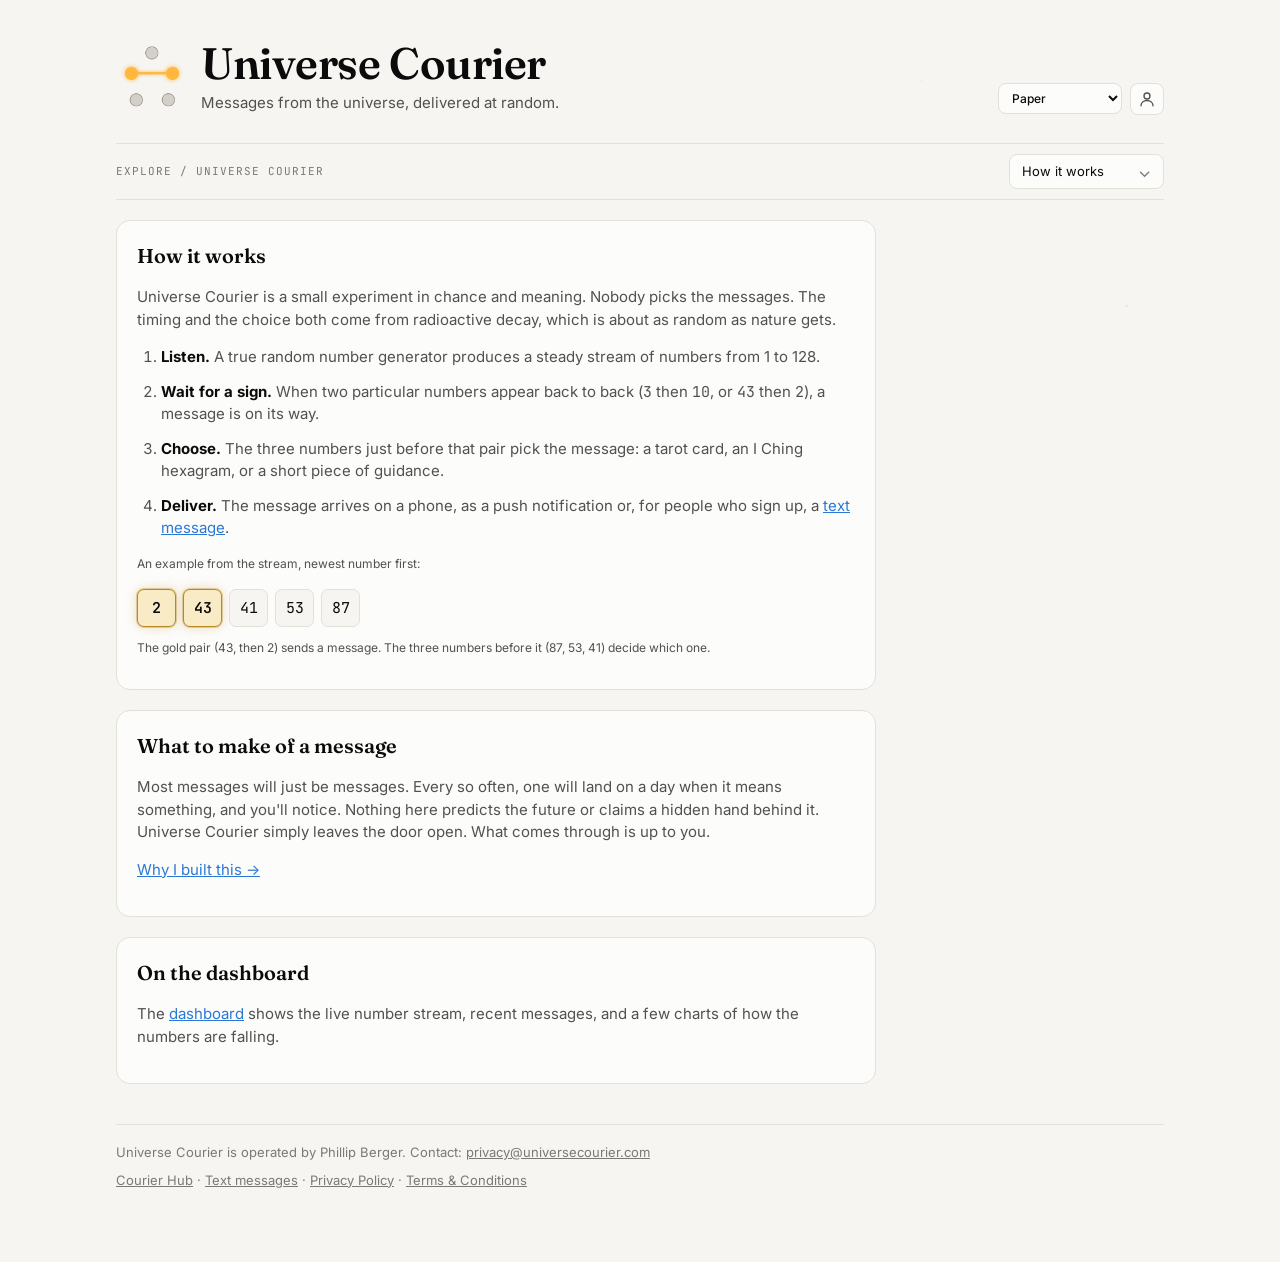
<file: assets/index.html>
<!doctype html>
<html lang="en">
<head>
<meta charset="utf-8">
<meta name="viewport" content="width=device-width, initial-scale=1">
<title>How it works — Universe Courier</title>
<link rel="icon"
      href="/favicon.ico?v=4"
      type="image/x-icon"
      sizes="any">
<meta name="description" content="How Universe Courier picks and delivers messages at random.">
<link rel="preconnect" href="https://fonts.googleapis.com">
<link rel="preconnect" href="https://fonts.gstatic.com" crossorigin>
<link href="https://fonts.googleapis.com/css2?family=Fraunces:opsz,wght@9..144,400;9..144,600&family=Inter:wght@400;500;600&family=JetBrains+Mono:wght@400;600&display=swap" rel="stylesheet">
<style>
  /* THEME PALETTES: edit these variables to experiment with new colors. */
  :root, :root[data-theme="paper"] {
    color-scheme: light;
    --bg: #f6f5f1; --surface-1: #fcfcfb; --border: #e2e0d8;
    --text-primary: #0b0b0b; --text-secondary: #52514e; --text-muted: #7a7975;
    --grid: #ebe9e2; --series-1: #2a78d6;
    --accent: #eb6834; --accent-soft: #fbe3d8;
    --gold: #b88a26; --gold-soft: #f8ebc5; --gold-glow: rgba(202,153,47,.35);
    --critical: #c62f2e; --ok: #1f8a4c; --star: rgba(11,11,11,.06);
  }
  /* Original Dark palette, preserved from your existing dashboard. */
  :root[data-theme="dark"] {
    color-scheme: dark;
    --bg: #0e0f14; --surface-1: #17181f; --border: #2a2b34;
    --text-primary: #f0efec; --text-secondary: #c3c2b7; --text-muted: #8f8e87;
    --grid: #24252d; --series-1: #3987e5;
    --accent: #e8743f; --accent-soft: #3a2318;
    --gold: #d8a52f; --gold-soft: #40341d; --gold-glow: rgba(232,184,77,.42);
    --critical: #e66767; --ok: #3fb871; --star: rgba(240,239,236,.10);
  }
  :root[data-theme="midnight"] {
    color-scheme: dark;
    --bg: #111622; --surface-1: #1b2231; --border: #343d50;
    --text-primary: #f2f4fa; --text-secondary: #c4ccda; --text-muted: #94a1b6;
    --grid: #2a3346; --series-1: #79a9f1;
    --accent: #f38c69; --accent-soft: #452c2b;
    --gold: #e6b75a; --gold-soft: #493b28; --gold-glow: rgba(230,183,90,.43);
    --critical: #f07777; --ok: #55c999; --star: rgba(210,225,255,.08);
  }
  :root[data-theme="spring"] {
    color-scheme: light;
    --bg: #b7e4a1; --surface-1: #c9dfc4; --border: #04351e;
    --text-primary: #22382b; --text-secondary: #526b59; --text-muted: #3b473c;
    --grid: #e4eee2; --series-1: #438d80;
    --accent: #be515e; --accent-soft: #dbb4c8;
    --gold: #b78b30; --gold-soft: #f6eccd; --gold-glow: rgba(190,151,59,.32);
    --critical: #b7474a; --ok: #145733; --star: rgba(50,90,55,.055);
  }
  :root[data-theme="summer"] {
    color-scheme: light;
    --bg: #b0d9fa; --surface-1: #e5eff7; --border: #af5842;
    --text-primary: #3b5f51; --text-secondary: #446357; --text-muted: #495e56;
    --grid: #efe5d4; --series-1: #1972aa;
    --accent: #ee413b; --accent-soft: #ffbebe;
    --gold: #ba8d25; --gold-soft: #faedc5; --gold-glow: rgba(202,153,47,.36);
    --critical: #c64c44; --ok: #358459; --star: rgba(105,75,30,.055);
  }
  :root[data-theme="autumn"] {
    color-scheme: light;
    --bg: #d47629bb; --surface-1: #d1b9a5bb; --border: #d45929;
    --text-primary: #392b26; --text-secondary: #561c64; --text-muted: #5c402f;
    --grid: #eee1d1; --series-1: #561c64;
    --accent: #5c150b; --accent-soft: #fd8037;
    --gold: #ad7f28; --gold-soft: #f3e4be; --gold-glow: rgba(184,135,44,.38);
    --critical: #5c150b; --ok: #85f778; --star: rgba(95,55,30,.055);
  }
  :root[data-theme="winter"] {
    color-scheme: dark;
    --bg: #111e2a; --surface-1: #1b2b39; --border: #354a5c;
    --text-primary: #e9f2f6; --text-secondary: #c2d2df; --text-muted: #9cb1c1;
    --grid: #293d4c; --series-1: #75b7dc;
    --accent: #e09aa3; --accent-soft: #49313f;
    --gold: #dfbd77; --gold-soft: #463c2d; --gold-glow: rgba(223,189,119,.42);
    --critical: #ed8484; --ok: #66c7ad; --star: rgba(215,235,255,.09);
  }
  :root[data-theme="japanese ecru"] {
    color-scheme: light;
    --bg: #C2B280; --surface-1: #f3dea0; --border: #6d524d;
    --text-primary: #104773; --text-secondary: #833121; --text-muted: #806c60;
    --grid: #833121; --series-1: #104773; /* graph color */
    --accent: #0e3c61; --accent-soft: #a2b1c0;
    --gold: #ad7f28; --gold-soft: #f3e4be; --gold-glow: rgba(184,135,44,.38);
    --critical: #b94b3d; --ok: #134e0e; --star: rgba(95,55,30,.055);
  }

  * { box-sizing: border-box; }
  html, body { margin: 0; }
  body {
    background:
      radial-gradient(1px 1px at 12% 18%, var(--star) 99%, transparent),
      radial-gradient(1px 1px at 72% 9%,  var(--star) 99%, transparent),
      radial-gradient(1.5px 1.5px at 88% 34%, var(--star) 99%, transparent),
      radial-gradient(1px 1px at 33% 41%, var(--star) 99%, transparent),
      radial-gradient(1px 1px at 56% 27%, var(--star) 99%, transparent),
      var(--bg);
    background-attachment: fixed;
    color: var(--text-primary);
    font: 15px/1.5 Inter, system-ui, sans-serif;
  }
  .wrap { max-width: 1080px; margin: 0 auto; padding: 0 16px 64px; }
  .mono { font-family: "JetBrains Mono", ui-monospace, monospace; font-variant-numeric: tabular-nums; }

  header { display: flex; align-items: flex-end; justify-content: space-between; gap: 16px; flex-wrap: wrap; padding: 40px 0 28px; }
  h1 { font-family: Fraunces, Georgia, serif; font-weight: 600; font-size: clamp(30px, 6vw, 44px); line-height: 1.05; margin: 0; letter-spacing: -0.01em; }
  .brand-lockup { display: flex; align-items: center; gap: 13px; min-width: 0; }
  .brand-logo { display: block; width: clamp(52px, 9vw, 72px); height: clamp(52px, 9vw, 72px); flex: none; object-fit: contain; }
  .brand-copy { min-width: 0; }
  .tagline { margin: 6px 0 0; color: var(--text-secondary); }
  .status { display: flex; align-items: center; gap: 8px; color: var(--text-secondary); font-size: 13px; }
  .dot { width: 8px; height: 8px; border-radius: 50%; background: var(--ok); box-shadow: 0 0 0 0 var(--ok); animation: pulse 2.4s infinite; }
  .dot.stale { background: var(--critical); animation: none; }
  @keyframes pulse { 0% { box-shadow: 0 0 0 0 color-mix(in srgb, var(--ok) 60%, transparent); } 70% { box-shadow: 0 0 0 8px transparent; } 100% { box-shadow: 0 0 0 0 transparent; } }
  .live-badge { display: none; font-size: 11px; font-weight: 600; letter-spacing: .08em; color: var(--ok); border: 1px solid var(--ok); border-radius: 999px; padding: 1px 7px; }
  .live .live-badge { display: inline-block; }
  .chip.arrive { animation: arrive .9s ease-out; }
  @keyframes arrive { from { transform: translateY(-6px) scale(1.15); background: color-mix(in srgb, var(--series-1) 25%, transparent); } to { transform: none; } }
  .big.flash { animation: flash 1.2s ease-out; }
  @keyframes flash { from { color: var(--series-1); text-shadow: 0 0 24px color-mix(in srgb, var(--series-1) 50%, transparent); } to { color: inherit; text-shadow: none; } }
  @media (prefers-reduced-motion: reduce) { .chip.arrive, .big.flash, .dot { animation: none; } }
  .theme-select { appearance: auto; border: 1px solid var(--border); background: var(--surface-1); color: var(--text-primary); border-radius: 8px; padding: 6px 9px; font: 500 12px Inter, system-ui, sans-serif; cursor: pointer; max-width: 135px; }
  .theme-select:focus-visible { outline: 2px solid var(--series-1); outline-offset: 2px; }
  .theme-select option { background: var(--surface-1); color: var(--text-primary); }

  .card { background: var(--surface-1); border: 1px solid var(--border); border-radius: 14px; padding: 20px; }
  h2 { font-family: Fraunces, Georgia, serif; font-weight: 600; font-size: 20px; margin: 0 0 4px; }
  .sub { color: var(--text-muted); font-size: 13px; margin: 0 0 16px; }
  section { margin-top: 20px; }

  .hero { display: grid; grid-template-columns: minmax(200px, 1fr) 2fr; gap: 20px; }
  @media (max-width: 720px) { .hero { grid-template-columns: 1fr; } }
  .latest { display: flex; flex-direction: column; justify-content: center; align-items: flex-start; }
  .latest .label { color: var(--text-secondary); font-size: 13px; text-transform: uppercase; letter-spacing: .08em; }
  .latest .big { font-size: clamp(64px, 14vw, 104px); font-weight: 600; line-height: 1; margin: 8px 0; }
  .latest .when { color: var(--text-muted); font-size: 13px; }
  .stats { display: grid; grid-template-columns: repeat(2, 1fr); gap: 12px; }
  .stat { border: 1px solid var(--border); border-radius: 10px; padding: 14px 16px; }
  .stat .v { font-size: 26px; font-weight: 600; line-height: 1.2; }
  .stat .k { color: var(--text-secondary); font-size: 13px; }
  .stat .n { color: var(--text-muted); font-size: 12px; }

  .stream { display: flex; flex-wrap: wrap; gap: 6px; }
  .chip { min-width: 40px; padding: 5px 0; text-align: center; border-radius: 8px; border: 1px solid var(--border); color: var(--text-secondary); font-size: 13px; }
  .chip.key { background: var(--accent-soft); border-color: var(--accent); color: var(--text-primary); font-weight: 600; }
  .chip.newest { outline: 2px solid var(--series-1); outline-offset: 1px; color: var(--text-primary); }
  .legend { display: flex; gap: 16px; flex-wrap: wrap; color: var(--text-muted); font-size: 12px; margin-top: 12px; }
  .legend i { display: inline-block; width: 12px; height: 12px; border-radius: 3px; vertical-align: -2px; margin-right: 6px; }

  .messages { list-style: none; margin: 0; padding: 0; display: grid; gap: 12px; }
  .msg { border: 1px solid var(--border); border-radius: 10px; padding: 14px 16px; display: grid; gap: 6px; }
  .msg .text { font-family: Fraunces, Georgia, serif; font-size: 19px; line-height: 1.3; }
  .msg .meta { display: flex; flex-wrap: wrap; gap: 6px 14px; color: var(--text-muted); font-size: 12px; }
  /* Compact five-number record below each delivered message. */
  .msg-sequence { display: flex; align-items: center; flex-wrap: wrap; gap: 5px; margin-top: 5px; }
  .msg-sequence .seq-label { color: var(--text-muted); font: 10px/1.3 "JetBrains Mono", monospace; letter-spacing: .04em; margin-right: 3px; }
  .msg-sequence .seq-num { min-width: 29px; text-align: center; padding: 3px 5px; border: 1px solid var(--border); border-radius: 5px; color: var(--text-secondary); background: var(--bg); font: 11px/1.4 "JetBrains Mono", monospace; }
  .msg-sequence .seq-num.trigger { background: var(--accent-soft); border-color: var(--accent); color: var(--text-primary); font-weight: 600; }
  .msg-sequence .seq-arrow { color: var(--text-muted); font-size: 12px; margin: 0 2px; }
  .msg-sequence .seq-note { color: var(--text-muted); font-size: 10px; margin-left: 5px; }
  .tag { border: 1px solid var(--border); border-radius: 999px; padding: 0 8px; color: var(--text-secondary); }
  .tag.failed { border-color: var(--critical); color: var(--critical); }
  .empty { color: var(--text-muted); font-style: italic; }

  .charts { display: grid; grid-template-columns: 1fr 1fr; gap: 20px; }
  @media (max-width: 860px) { .charts { grid-template-columns: 1fr; } }
  .chart { position: relative; }
  .chart svg { display: block; width: 100%; height: 220px; overflow: visible; }
  .chart .axis text { fill: var(--text-muted); font-size: 11px; font-family: Inter, sans-serif; }
  .chart .gridline { stroke: var(--grid); stroke-width: 1; }
  .chart .bar { fill: var(--series-1); pointer-events: none; }
  .chart .bar.dim { opacity: .35; }
  .chart .hit { fill: transparent; cursor: crosshair; }
  .chart .hit:hover + .bar, .chart .hit:focus + .bar { fill: var(--accent); }
  .chart .ref { stroke: var(--text-secondary); stroke-width: 1.5; stroke-dasharray: 4 4; }
  .tip { position: absolute; pointer-events: none; background: var(--surface-1); border: 1px solid var(--border); border-radius: 8px; padding: 6px 10px; font-size: 12px; color: var(--text-secondary); box-shadow: 0 4px 16px rgba(0,0,0,.12); white-space: nowrap; display: none; z-index: 2; }
  .tip strong { color: var(--text-primary); font-size: 14px; display: block; }
  details { margin-top: 12px; color: var(--text-secondary); font-size: 13px; }
  summary { cursor: pointer; color: var(--text-muted); }
  .tbl-wrap { max-height: 260px; overflow: auto; margin-top: 8px; }
  table { border-collapse: collapse; width: 100%; font-size: 12px; }
  th, td { text-align: left; padding: 4px 8px; border-bottom: 1px solid var(--grid); }
  th { color: var(--text-muted); font-weight: 500; position: sticky; top: 0; background: var(--surface-1); }

  footer { margin-top: 40px; padding-top: 18px; border-top: 1px solid var(--border); color: var(--text-muted); font-size: 13px; }
  footer p { margin: 0 0 8px; }
  .error { border-color: var(--critical); color: var(--critical); }

  /* Shared page navigation */
  .site-nav { display: flex; align-items: center; justify-content: space-between; gap: 12px; padding: 10px 0; border-top: 1px solid var(--border); border-bottom: 1px solid var(--border); }
  .site-nav .nav-caption { color: var(--text-muted); font: 11px "JetBrains Mono", monospace; letter-spacing: .09em; text-transform: uppercase; }
  .nav-menu { position: relative; margin: 0; color: var(--text-primary); }
  .nav-menu summary { list-style: none; display: flex; align-items: center; gap: 12px; min-width: 155px; justify-content: space-between; cursor: pointer; border: 1px solid var(--border); background: var(--surface-1); color: var(--text-primary); border-radius: 8px; padding: 7px 12px; font-size: 13px; }
  .nav-menu summary::-webkit-details-marker { display: none; }
  .nav-menu summary::after { content: "⌄"; color: var(--text-muted); font-size: 17px; line-height: 1; }
  .nav-menu[open] summary::after { content: "⌃"; }
  .nav-options { position: absolute; z-index: 20; top: calc(100% + 5px); right: 0; min-width: 190px; background: var(--surface-1); border: 1px solid var(--border); border-radius: 9px; padding: 5px; box-shadow: 0 8px 24px rgba(0,0,0,.13); }
  .nav-options a { display: block; text-decoration: none; color: var(--text-secondary); padding: 9px 11px; border-radius: 6px; font-size: 13px; }
  .nav-options a:hover, .nav-options a:focus-visible { background: var(--accent-soft); color: var(--text-primary); }
  .nav-options a[aria-current="page"] { color: var(--text-primary); font-weight: 600; }
  @media (max-width: 480px) { .site-nav .nav-caption { font-size: 10px; } .nav-menu summary { min-width: 142px; } }

  .explain { max-width: 760px; }
  .explain h2 { margin-bottom: 12px; }
  .explain p { color: var(--text-secondary); }
  .explain ol { padding-left: 24px; color: var(--text-secondary); }
  .explain li { margin: 0 0 12px; }
  .explain strong { color: var(--text-primary); }
  .example-seq { display: flex; gap: 7px; flex-wrap: wrap; align-items: center; margin: 16px 0 8px; }
  .example-seq span { display: inline-block; min-width: 39px; text-align: center; padding: 7px 9px; border: 1px solid var(--border); background: var(--bg); border-radius: 7px; }
  .example-seq .key { border-color: var(--accent); background: var(--accent-soft); }
  .example-seq .confirmed { border-color: var(--gold); background: var(--gold-soft); color: var(--text-primary); font-weight: 600; box-shadow: 0 0 0 1px color-mix(in srgb, var(--gold) 35%, transparent), 0 0 12px var(--gold-glow); }
  .explain a { color: var(--series-1); }
  .example-note { font-size: 12px; color: var(--text-muted); }
</style>
</head>
<body>
<div class="wrap">
  <header>
    <div class="brand-lockup">
      <img class="brand-logo" src="/assets/universecourier_logo.png" alt="" width="72" height="72">
      <div class="brand-copy">
        <h1>Universe Courier</h1>
        <p class="tagline">Messages from the universe, delivered at random.</p>
      </div>
    </div>
    <div class="header-tools">
      <select class="theme-select" id="themeSelect" aria-label="Color theme">
          <option value="paper">Paper</option>
          <option value="dark">Dark (original)</option>
          <option value="midnight">Midnight</option>
          <option value="spring">Spring</option>
          <option value="summer">Summer</option>
          <option value="autumn">Autumn</option>
          <option value="winter">Winter</option>
          <option value="japanese ecru">Japanese Ecru</option>
        </select>
      <div id="accountMenu"></div>
    </div>
  </header>
  <nav class="site-nav" aria-label="Site navigation">
    <span class="nav-caption">Explore / Universe Courier</span>
    <details class="nav-menu">
      <summary aria-label="Navigate pages">How it works</summary>
      <div class="nav-options">
        <a href="/">Courier Hub</a>
        <a href="/howitworks/" aria-current="page">How it works</a>
        <a href="/about/">About</a>
        <a href="/sms/">Text messages</a>
        <a href="/privacy/">Privacy Policy</a>
        <a href="/terms/">Terms &amp; Conditions</a>
      </div>
    </details>
  </nav>
  <main class="explain">
    <section class="card">
      <h2>How it works</h2>
      <p>Universe Courier is a small experiment in chance and meaning. Nobody picks the messages. The timing and the choice both come from radioactive decay, which is about as random as nature gets.</p>
      <ol>
        <li><strong>Listen.</strong> A true random number generator produces a steady stream of numbers from 1 to 128.</li>
        <li><strong>Wait for a sign.</strong> When two particular numbers appear back to back (<span class="mono">3</span> then <span class="mono">10</span>, or <span class="mono">43</span> then <span class="mono">2</span>), a message is on its way.</li>
        <li><strong>Choose.</strong> The three numbers just before that pair pick the message: a tarot card, an I Ching hexagram, or a short piece of guidance.</li>
        <li><strong>Deliver.</strong> The message arrives on a phone, as a push notification or, for people who sign up, a <a href="/sms/">text message</a>.</li>
      </ol>
      <p class="example-note">An example from the stream, newest number first:</p>
      <div class="example-seq mono" aria-label="Newest first: the pair 2 and 43, then the three numbers before it: 41, 53, 87">
        <span class="confirmed">2</span><span class="confirmed">43</span><span>41</span><span>53</span><span>87</span>
      </div>
      <p class="example-note">The gold pair (43, then 2) sends a message. The three numbers before it (87, 53, 41) decide which one.</p>
    </section>
    <section class="card">
      <h2>What to make of a message</h2>
      <p>Most messages will just be messages. Every so often, one will land on a day when it means something, and you'll notice. Nothing here predicts the future or claims a hidden hand behind it. Universe Courier simply leaves the door open. What comes through is up to you.</p>
      <p><a href="/about/">Why I built this &rarr;</a></p>
    </section>
    <section class="card">
      <h2>On the dashboard</h2>
      <p>The <a href="/">dashboard</a> shows the live number stream, recent messages, and a few charts of how the numbers are falling.</p>
    </section>
  </main>
  <footer>
    <p>Universe Courier is operated by Phillip Berger. Contact: <a href="mailto:privacy@universecourier.com" style="color:inherit">privacy@universecourier.com</a></p>
    <p><a href="/" style="color:inherit">Courier Hub</a> · <a href="/sms/" style="color:inherit">Text messages</a> · <a href="/privacy/" style="color:inherit">Privacy Policy</a> · <a href="/terms/" style="color:inherit">Terms &amp; Conditions</a></p>
  </footer>
</div>
<script>
(() => {
  // ---- theme selection (persisted across both pages) ----
  const root = document.documentElement;
  const themeSelect = document.getElementById("themeSelect");
  const themeNames = new Set(["paper", "dark", "midnight", "spring", "summer", "autumn", "winter", "japanese ecru"]);
  let savedTheme = null;
  try { savedTheme = localStorage.getItem("uc-theme"); } catch (e) {}
  // Migrate the old light/dark toggle setting; retain system preference for first-time visitors.
  const initialTheme = savedTheme === "light" ? "paper" :
    themeNames.has(savedTheme) ? savedTheme :
    (window.matchMedia && window.matchMedia("(prefers-color-scheme: dark)").matches ? "dark" : "paper");
  root.dataset.theme = initialTheme;
  themeSelect.value = initialTheme;
  themeSelect.addEventListener("change", () => {
    const selected = themeSelect.value;
    if (!themeNames.has(selected)) return;
    root.dataset.theme = selected;
    try { localStorage.setItem("uc-theme", selected); } catch (e) {}
  });
})();
</script>
<script src="/assets/account-menu.js?v=3" defer></script>
</body>
</html>
</file>
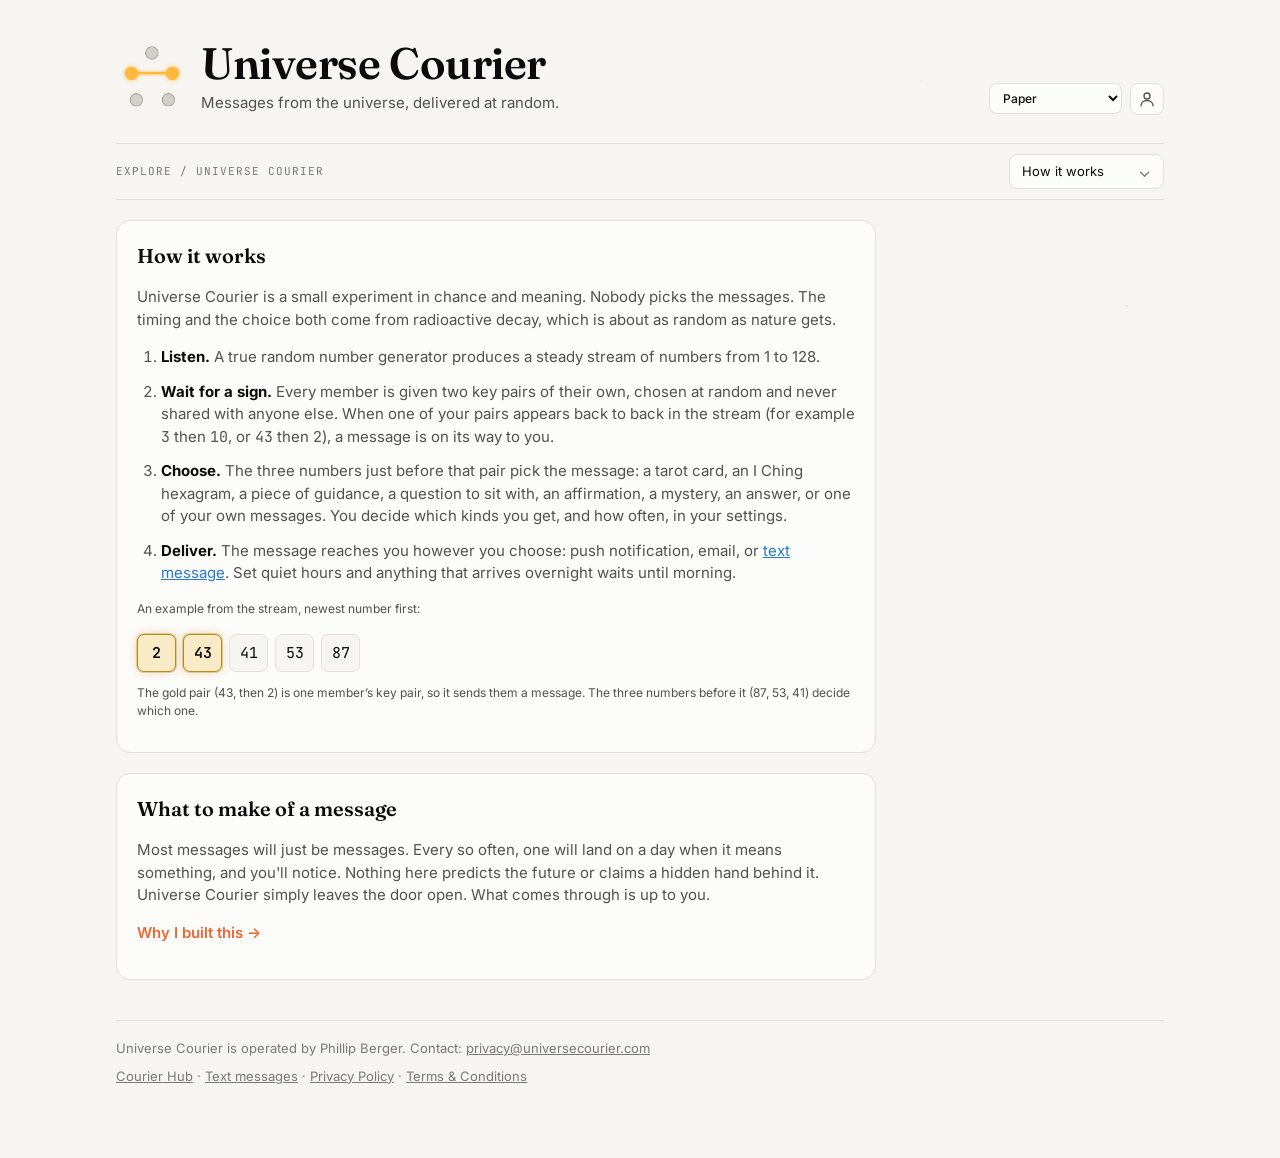
<file: howitworks/index.html>
<!doctype html>
<html lang="en">
<head>
<meta charset="utf-8">
<meta name="viewport" content="width=device-width, initial-scale=1">
<title>How it works — Universe Courier</title>
<link rel="icon"
      href="/favicon.ico?v=4"
      type="image/x-icon"
      sizes="any">
<link rel="icon" type="image/png" sizes="48x48" href="/assets/favicon-search-48.png?v=1">
<link rel="icon" type="image/png" sizes="96x96" href="/assets/favicon-search-96.png?v=1">
<link rel="icon" type="image/png" sizes="192x192" href="/assets/favicon-search-192.png?v=1">
<meta name="description" content="How Universe Courier picks and delivers messages at random.">
<link rel="preconnect" href="https://fonts.googleapis.com">
<link rel="preconnect" href="https://fonts.gstatic.com" crossorigin>
<link href="https://fonts.googleapis.com/css2?family=Fraunces:opsz,wght@9..144,400;9..144,600&family=Inter:wght@400;500;600&family=JetBrains+Mono:wght@400;600&display=swap" rel="stylesheet">
<link rel="stylesheet" href="/assets/themes.css?v=6">
<style>

  * { box-sizing: border-box; }
  html, body { margin: 0; }
  body {
    background:
      radial-gradient(1px 1px at 12% 18%, var(--star) 99%, transparent),
      radial-gradient(1px 1px at 72% 9%,  var(--star) 99%, transparent),
      radial-gradient(1.5px 1.5px at 88% 34%, var(--star) 99%, transparent),
      radial-gradient(1px 1px at 33% 41%, var(--star) 99%, transparent),
      radial-gradient(1px 1px at 56% 27%, var(--star) 99%, transparent),
      var(--bg);
    background-attachment: fixed;
    color: var(--text-primary);
    font: 15px/1.5 Inter, system-ui, sans-serif;
  }
  .wrap { max-width: 1080px; margin: 0 auto; padding: 0 16px 64px; }
  .mono { font-family: "JetBrains Mono", ui-monospace, monospace; font-variant-numeric: tabular-nums; }

  header { display: flex; align-items: flex-end; justify-content: space-between; gap: 16px; flex-wrap: wrap; padding: 40px 0 28px; }
  h1 { font-family: Fraunces, Georgia, serif; font-weight: 600; font-size: clamp(30px, 6vw, 44px); line-height: 1.05; margin: 0; letter-spacing: -0.01em; }
  .brand-lockup { display: flex; align-items: center; gap: 13px; min-width: 0; }
  a.brand-lockup { color: inherit; text-decoration: none; border-radius: 10px; }
  a.brand-lockup:focus-visible { outline: 2px solid var(--accent); outline-offset: 4px; }
  .brand-logo { display: block; width: clamp(52px, 9vw, 72px); height: clamp(52px, 9vw, 72px); flex: none; object-fit: contain; }
  .brand-copy { min-width: 0; }
  .tagline { margin: 6px 0 0; color: var(--text-secondary); }
  .status { display: flex; align-items: center; gap: 8px; color: var(--text-secondary); font-size: 13px; }
  .dot { width: 8px; height: 8px; border-radius: 50%; background: var(--ok); box-shadow: 0 0 0 0 var(--ok); animation: pulse 2.4s infinite; }
  .dot.stale { background: var(--critical); animation: none; }
  @keyframes pulse { 0% { box-shadow: 0 0 0 0 color-mix(in srgb, var(--ok) 60%, transparent); } 70% { box-shadow: 0 0 0 8px transparent; } 100% { box-shadow: 0 0 0 0 transparent; } }
  .live-badge { display: none; font-size: 11px; font-weight: 600; letter-spacing: .08em; color: var(--ok); border: 1px solid var(--ok); border-radius: 999px; padding: 1px 7px; }
  .live .live-badge { display: inline-block; }
  .chip.arrive { animation: arrive .9s ease-out; }
  @keyframes arrive { from { transform: translateY(-6px) scale(1.15); background: color-mix(in srgb, var(--series-1) 25%, transparent); } to { transform: none; } }
  .big.flash { animation: flash 1.2s ease-out; }
  @keyframes flash { from { color: var(--series-1); text-shadow: 0 0 24px color-mix(in srgb, var(--series-1) 50%, transparent); } to { color: inherit; text-shadow: none; } }
  @media (prefers-reduced-motion: reduce) { .chip.arrive, .big.flash, .dot { animation: none; } }
  .theme-select { appearance: auto; border: 1px solid var(--border); background: var(--surface-1); color: var(--text-primary); border-radius: 8px; padding: 6px 9px; font: 500 12px Inter, system-ui, sans-serif; cursor: pointer; max-width: 135px; }
  .theme-select:focus-visible { outline: 2px solid var(--series-1); outline-offset: 2px; }
  .theme-select option { background: var(--surface-1); color: var(--text-primary); }

  .card { background: var(--surface-1); border: 1px solid var(--border); border-radius: 14px; padding: 20px; }
  h2 { font-family: Fraunces, Georgia, serif; font-weight: 600; font-size: 20px; margin: 0 0 4px; }
  .sub { color: var(--text-muted); font-size: 13px; margin: 0 0 16px; }
  section { margin-top: 20px; }

  .hero { display: grid; grid-template-columns: minmax(200px, 1fr) 2fr; gap: 20px; }
  @media (max-width: 720px) { .hero { grid-template-columns: 1fr; } }
  .latest { display: flex; flex-direction: column; justify-content: center; align-items: flex-start; }
  .latest .label { color: var(--text-secondary); font-size: 13px; text-transform: uppercase; letter-spacing: .08em; }
  .latest .big { font-size: clamp(64px, 14vw, 104px); font-weight: 600; line-height: 1; margin: 8px 0; }
  .latest .when { color: var(--text-muted); font-size: 13px; }
  .stats { display: grid; grid-template-columns: repeat(2, 1fr); gap: 12px; }
  .stat { border: 1px solid var(--border); border-radius: 10px; padding: 14px 16px; }
  .stat .v { font-size: 26px; font-weight: 600; line-height: 1.2; }
  .stat .k { color: var(--text-secondary); font-size: 13px; }
  .stat .n { color: var(--text-muted); font-size: 12px; }

  .stream { display: flex; flex-wrap: wrap; gap: 6px; }
  .chip { min-width: 40px; padding: 5px 0; text-align: center; border-radius: 8px; border: 1px solid var(--border); color: var(--text-secondary); font-size: 13px; }
  .chip.key { background: var(--accent-soft); border-color: var(--accent); color: var(--text-primary); font-weight: 600; }
  .chip.newest { outline: 2px solid var(--series-1); outline-offset: 1px; color: var(--text-primary); }
  .legend { display: flex; gap: 16px; flex-wrap: wrap; color: var(--text-muted); font-size: 12px; margin-top: 12px; }
  .legend i { display: inline-block; width: 12px; height: 12px; border-radius: 3px; vertical-align: -2px; margin-right: 6px; }

  .messages { list-style: none; margin: 0; padding: 0; display: grid; gap: 12px; }
  .msg { border: 1px solid var(--border); border-radius: 10px; padding: 14px 16px; display: grid; gap: 6px; }
  .msg .text { font-family: Fraunces, Georgia, serif; font-size: 19px; line-height: 1.3; }
  .msg .meta { display: flex; flex-wrap: wrap; gap: 6px 14px; color: var(--text-muted); font-size: 12px; }
  /* Compact five-number record below each delivered message. */
  .msg-sequence { display: flex; align-items: center; flex-wrap: wrap; gap: 5px; margin-top: 5px; }
  .msg-sequence .seq-label { color: var(--text-muted); font: 10px/1.3 "JetBrains Mono", monospace; letter-spacing: .04em; margin-right: 3px; }
  .msg-sequence .seq-num { min-width: 29px; text-align: center; padding: 3px 5px; border: 1px solid var(--border); border-radius: 5px; color: var(--text-secondary); background: var(--bg); font: 11px/1.4 "JetBrains Mono", monospace; }
  .msg-sequence .seq-num.trigger { background: var(--accent-soft); border-color: var(--accent); color: var(--text-primary); font-weight: 600; }
  .msg-sequence .seq-arrow { color: var(--text-muted); font-size: 12px; margin: 0 2px; }
  .msg-sequence .seq-note { color: var(--text-muted); font-size: 10px; margin-left: 5px; }
  .tag { border: 1px solid var(--border); border-radius: 999px; padding: 0 8px; color: var(--text-secondary); }
  .tag.failed { border-color: var(--critical); color: var(--critical); }
  .empty { color: var(--text-muted); font-style: italic; }

  .charts { display: grid; grid-template-columns: 1fr 1fr; gap: 20px; }
  @media (max-width: 860px) { .charts { grid-template-columns: 1fr; } }
  .chart { position: relative; }
  .chart svg { display: block; width: 100%; height: 220px; overflow: visible; }
  .chart .axis text { fill: var(--text-muted); font-size: 11px; font-family: Inter, sans-serif; }
  .chart .gridline { stroke: var(--grid); stroke-width: 1; }
  .chart .bar { fill: var(--series-1); pointer-events: none; }
  .chart .bar.dim { opacity: .35; }
  .chart .hit { fill: transparent; cursor: crosshair; }
  .chart .hit:hover + .bar, .chart .hit:focus + .bar { fill: var(--accent); }
  .chart .ref { stroke: var(--text-secondary); stroke-width: 1.5; stroke-dasharray: 4 4; }
  .tip { position: absolute; pointer-events: none; background: var(--surface-1); border: 1px solid var(--border); border-radius: 8px; padding: 6px 10px; font-size: 12px; color: var(--text-secondary); box-shadow: 0 4px 16px rgba(0,0,0,.12); white-space: nowrap; display: none; z-index: 2; }
  .tip strong { color: var(--text-primary); font-size: 14px; display: block; }
  details { margin-top: 12px; color: var(--text-secondary); font-size: 13px; }
  summary { cursor: pointer; color: var(--text-muted); }
  .tbl-wrap { max-height: 260px; overflow: auto; margin-top: 8px; }
  table { border-collapse: collapse; width: 100%; font-size: 12px; }
  th, td { text-align: left; padding: 4px 8px; border-bottom: 1px solid var(--grid); }
  th { color: var(--text-muted); font-weight: 500; position: sticky; top: 0; background: var(--surface-1); }

  footer { margin-top: 40px; padding-top: 18px; border-top: 1px solid var(--border); color: var(--text-muted); font-size: 13px; }
  footer p { margin: 0 0 8px; }
  .error { border-color: var(--critical); color: var(--critical); }

  /* Shared page navigation */
  .site-nav { display: flex; align-items: center; justify-content: space-between; gap: 12px; padding: 10px 0; border-top: 1px solid var(--border); border-bottom: 1px solid var(--border); }
  .site-nav .nav-caption { color: var(--text-muted); font: 11px "JetBrains Mono", monospace; letter-spacing: .09em; text-transform: uppercase; }
  .nav-menu { position: relative; margin: 0; color: var(--text-primary); }
  .nav-menu summary { list-style: none; display: flex; align-items: center; gap: 12px; min-width: 155px; justify-content: space-between; cursor: pointer; border: 1px solid var(--border); background: var(--surface-1); color: var(--text-primary); border-radius: 8px; padding: 7px 12px; font-size: 13px; }
  .nav-menu summary::-webkit-details-marker { display: none; }
  .nav-menu summary::after { content: "⌄"; color: var(--text-muted); font-size: 17px; line-height: 1; }
  .nav-menu[open] summary::after { content: "⌃"; }
  .nav-options { position: absolute; z-index: 20; top: calc(100% + 5px); right: 0; min-width: 190px; background: var(--surface-1); border: 1px solid var(--border); border-radius: 9px; padding: 5px; box-shadow: 0 8px 24px rgba(0,0,0,.13); }
  .nav-options a { display: block; text-decoration: none; color: var(--text-secondary); padding: 9px 11px; border-radius: 6px; font-size: 13px; }
  .nav-options a:hover, .nav-options a:focus-visible { background: var(--accent-soft); color: var(--text-primary); }
  .nav-options a[aria-current="page"] { color: var(--text-primary); font-weight: 600; }
  @media (max-width: 480px) { .site-nav .nav-caption { font-size: 10px; } .nav-menu summary { min-width: 142px; } }

  .explain { max-width: 760px; }
  .explain h2 { margin-bottom: 12px; }
  .explain p { color: var(--text-secondary); }
  .explain ol { padding-left: 24px; color: var(--text-secondary); }
  .explain li { margin: 0 0 12px; }
  .explain strong { color: var(--text-primary); }
  .example-seq { display: flex; gap: 7px; flex-wrap: wrap; align-items: center; margin: 16px 0 8px; }
  .example-seq span { display: inline-block; min-width: 39px; text-align: center; padding: 7px 9px; border: 1px solid var(--border); background: var(--bg); border-radius: 7px; }
  .example-seq .key { border-color: var(--accent); background: var(--accent-soft); }
  .example-seq .confirmed { border-color: var(--gold); background: var(--gold-soft); color: var(--text-primary); font-weight: 600; box-shadow: 0 0 0 1px color-mix(in srgb, var(--gold) 35%, transparent), 0 0 12px var(--gold-glow); }
  .explain a { color: var(--series-1); }
  .explain a.more-link { color: var(--accent); font-weight: 600; text-decoration: none; white-space: nowrap; }
  .explain a.more-link:hover { text-decoration: underline; }
  .example-note { font-size: 12px; color: var(--text-muted); }
</style>
</head>
<body>
<div class="wrap">
  <header>
    <a class="brand-lockup" href="/" aria-label="Universe Courier home">
      <img class="brand-logo" src="/assets/universecourier_logo.png" alt="" width="72" height="72">
      <div class="brand-copy">
        <h1>Universe Courier</h1>
        <p class="tagline">Messages from the universe, delivered at random.</p>
      </div>
    </a>
    <div class="header-tools">
      <select class="theme-select" id="themeSelect" aria-label="Color theme">
          <option value="paper">Paper</option>
          <option value="dark">Dark (original)</option>
          <option value="midnight">Midnight</option>
          <option value="spring">Spring</option>
          <option value="summer">Summer Sunset</option>
          <option value="autumn">Autumn</option>
          <option value="winter">Winter</option>
          <option value="kinari">Kinari</option>
          <option value="witchy woods">Witchy Woods</option>
          <option value="frutiger aero">Frutiger Aero</option>
          <option value="halloween haze">Halloween Haze</option>
        </select>
      <div id="accountMenu"></div>
    </div>
  </header>
  <nav class="site-nav" aria-label="Site navigation">
    <span class="nav-caption">Explore / Universe Courier</span>
    <details class="nav-menu">
      <summary aria-label="Navigate pages">How it works</summary>
      <div class="nav-options">
        <a href="/">Courier Hub</a>
        <a href="https://my.universecourier.com/dashboard">Your Dashboard</a>
        <a href="/howitworks/" aria-current="page">How it works</a>
        <a href="/about/">About</a>
        <a href="/sms/">Text messages</a>
        <a href="/privacy/">Privacy Policy</a>
        <a href="/terms/">Terms &amp; Conditions</a>
      </div>
    </details>
  </nav>
  <main class="explain">
    <section class="card">
      <h2>How it works</h2>
      <p>Universe Courier is a small experiment in chance and meaning. Nobody picks the messages. The timing and the choice both come from radioactive decay, which is about as random as nature gets.</p>
      <ol>
        <li><strong>Listen.</strong> A true random number generator produces a steady stream of numbers from 1 to 128.</li>
        <li><strong>Wait for a sign.</strong> Every member is given two key pairs of their own, chosen at random and never shared with anyone else. When one of your pairs appears back to back in the stream (for example <span class="mono">3</span> then <span class="mono">10</span>, or <span class="mono">43</span> then <span class="mono">2</span>), a message is on its way to you.</li>
        <li><strong>Choose.</strong> The three numbers just before that pair pick the message: a tarot card, an I Ching hexagram, a piece of guidance, a question to sit with, an affirmation, a mystery, an answer, or one of your own messages. You decide which kinds you get, and how often, in your settings.</li>
        <li><strong>Deliver.</strong> The message reaches you however you choose: push notification, email, or <a href="/sms/">text message</a>. Set quiet hours and anything that arrives overnight waits until morning.</li>
      </ol>
      <p class="example-note">An example from the stream, newest number first:</p>
      <div class="example-seq mono" aria-label="Newest first: the pair 2 and 43, then the three numbers before it: 41, 53, 87">
        <span class="confirmed">2</span><span class="confirmed">43</span><span>41</span><span>53</span><span>87</span>
      </div>
      <p class="example-note">The gold pair (43, then 2) is one member&rsquo;s key pair, so it sends them a message. The three numbers before it (87, 53, 41) decide which one.</p>
    </section>
    <section class="card">
      <h2>What to make of a message</h2>
      <p>Most messages will just be messages. Every so often, one will land on a day when it means something, and you'll notice. Nothing here predicts the future or claims a hidden hand behind it. Universe Courier simply leaves the door open. What comes through is up to you.</p>
      <p><a class="more-link" href="/about/">Why I built this &rarr;</a></p>
    </section>
  </main>
  <footer>
    <p>Universe Courier is operated by Phillip Berger. Contact: <a href="mailto:privacy@universecourier.com" style="color:inherit">privacy@universecourier.com</a></p>
    <p><a href="/" style="color:inherit">Courier Hub</a> · <a href="/sms/" style="color:inherit">Text messages</a> · <a href="/privacy/" style="color:inherit">Privacy Policy</a> · <a href="/terms/" style="color:inherit">Terms &amp; Conditions</a></p>
  </footer>
</div>
<script>
(() => {
  // ---- theme selection (persisted across both pages) ----
  const root = document.documentElement;
  // Tell the browser which color to show beyond the page (status-bar area); matches the theme's edge color.
  const syncEdge = () => {
    const cs = getComputedStyle(root);
    const c = cs.getPropertyValue("--edge").trim() || cs.getPropertyValue("--bg").trim();
    let m = document.querySelector('meta[name="theme-color"]');
    if (!m) { m = document.createElement("meta"); m.name = "theme-color"; document.head.appendChild(m); }
    m.content = c;
  };
  const themeSelect = document.getElementById("themeSelect");
  const themeNames = new Set(["paper", "dark", "midnight", "spring", "summer", "autumn", "winter", "kinari", "witchy woods", "frutiger aero", "halloween haze"]);
  let savedTheme = null;
  // Shared with my.universecourier.com through a cookie on the parent domain (localStorage is per site).
  const sharedTheme = document.cookie.match(/(?:^|;\s*)uc-theme=([^;]*)/);
  try { savedTheme = sharedTheme ? decodeURIComponent(sharedTheme[1]) : localStorage.getItem("uc-theme"); } catch (e) {}
  const shareTheme = name => {
    const domain = /(^|\.)universecourier\.com$/.test(location.hostname) ? "; Domain=universecourier.com; Secure" : "";
    document.cookie = "uc-theme=" + encodeURIComponent(name) + "; Path=/; Max-Age=31536000; SameSite=Lax" + domain;
  };
  // Migrate the old light/dark toggle setting; retain system preference for first-time visitors.
  if (savedTheme === "japanese ecru") savedTheme = "kinari"; // renamed 2026-11-10
  const initialTheme = savedTheme === "light" ? "paper" :
    themeNames.has(savedTheme) ? savedTheme :
    (window.matchMedia && window.matchMedia("(prefers-color-scheme: dark)").matches ? "dark" : "paper");
  root.dataset.theme = initialTheme;
  syncEdge();
  shareTheme(initialTheme); // carry this choice to the account pages
  themeSelect.value = initialTheme;
  themeSelect.addEventListener("change", () => {
    const selected = themeSelect.value;
    if (!themeNames.has(selected)) return;
    root.dataset.theme = selected;
    syncEdge();
    try { localStorage.setItem("uc-theme", selected); } catch (e) {}
    shareTheme(selected);
  });
})();
</script>
<script src="/assets/account-menu.js?v=7" defer></script>
</body>
</html>
</file>
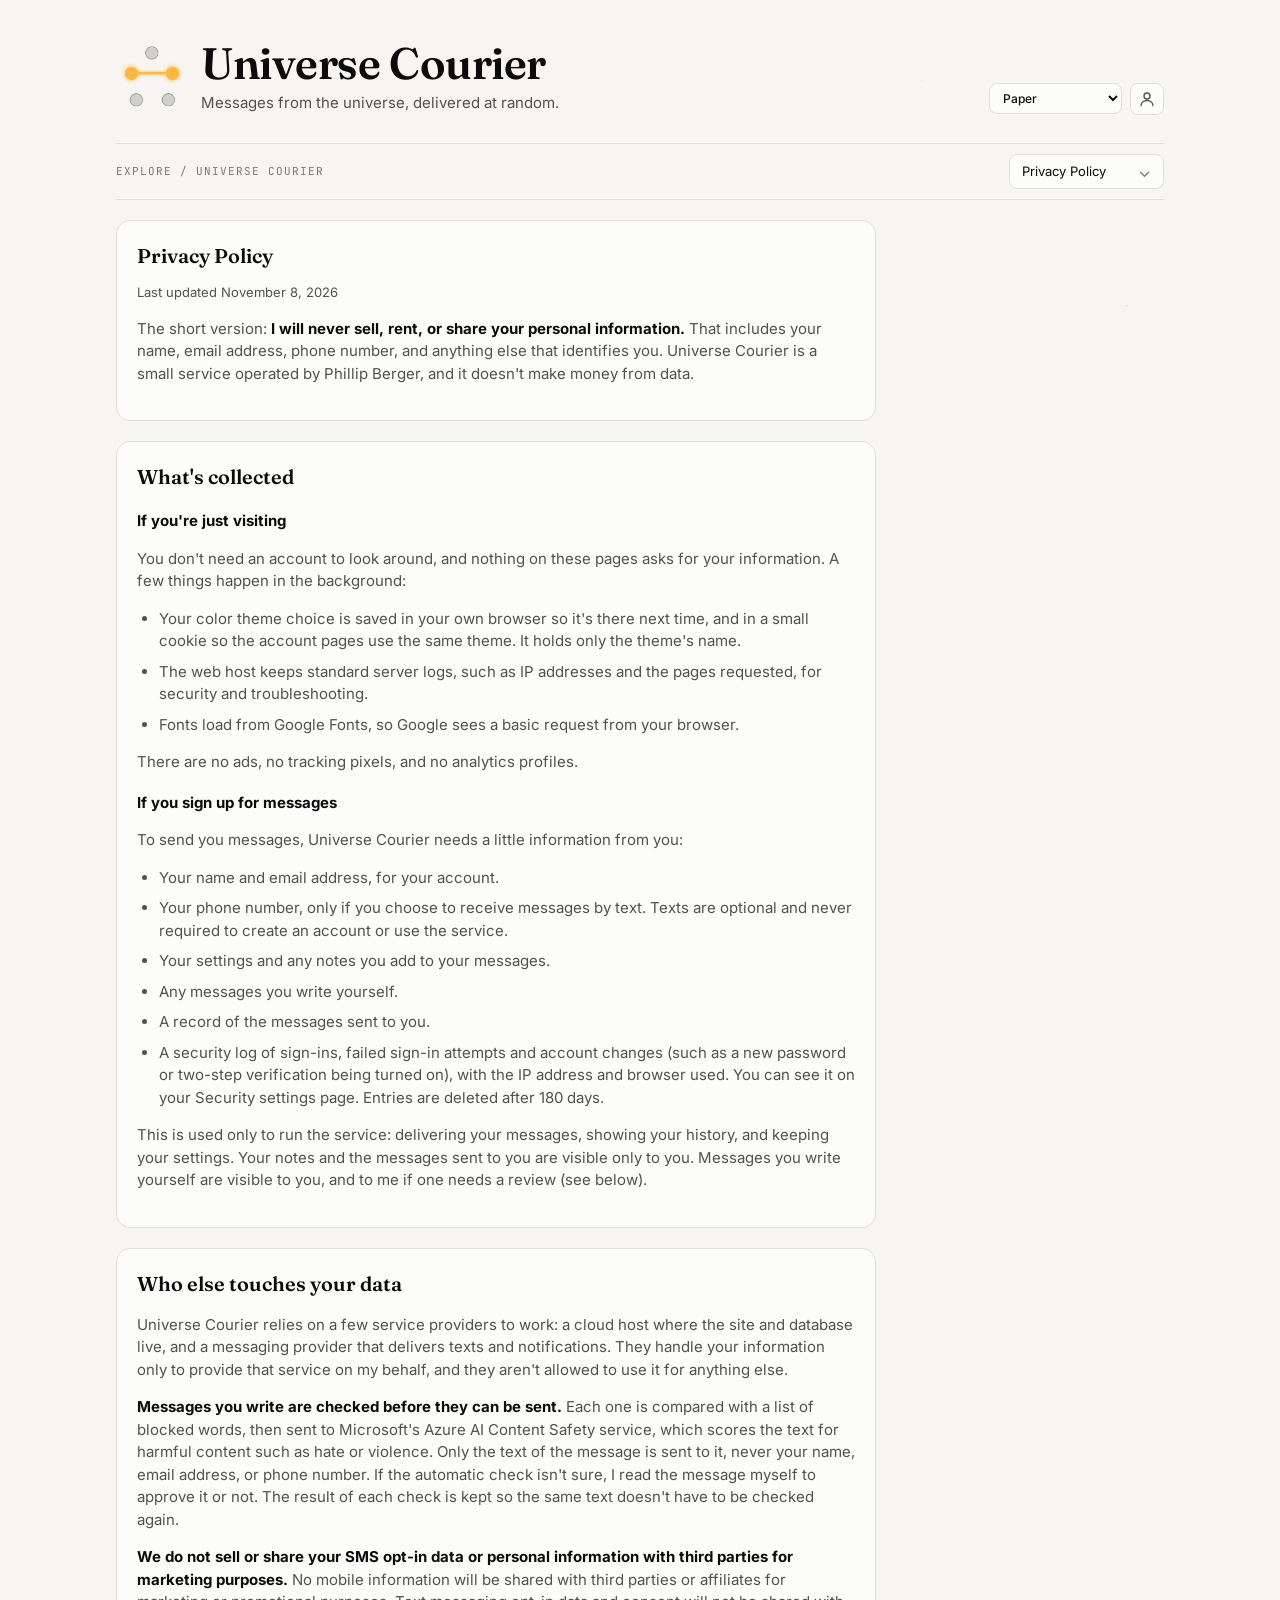
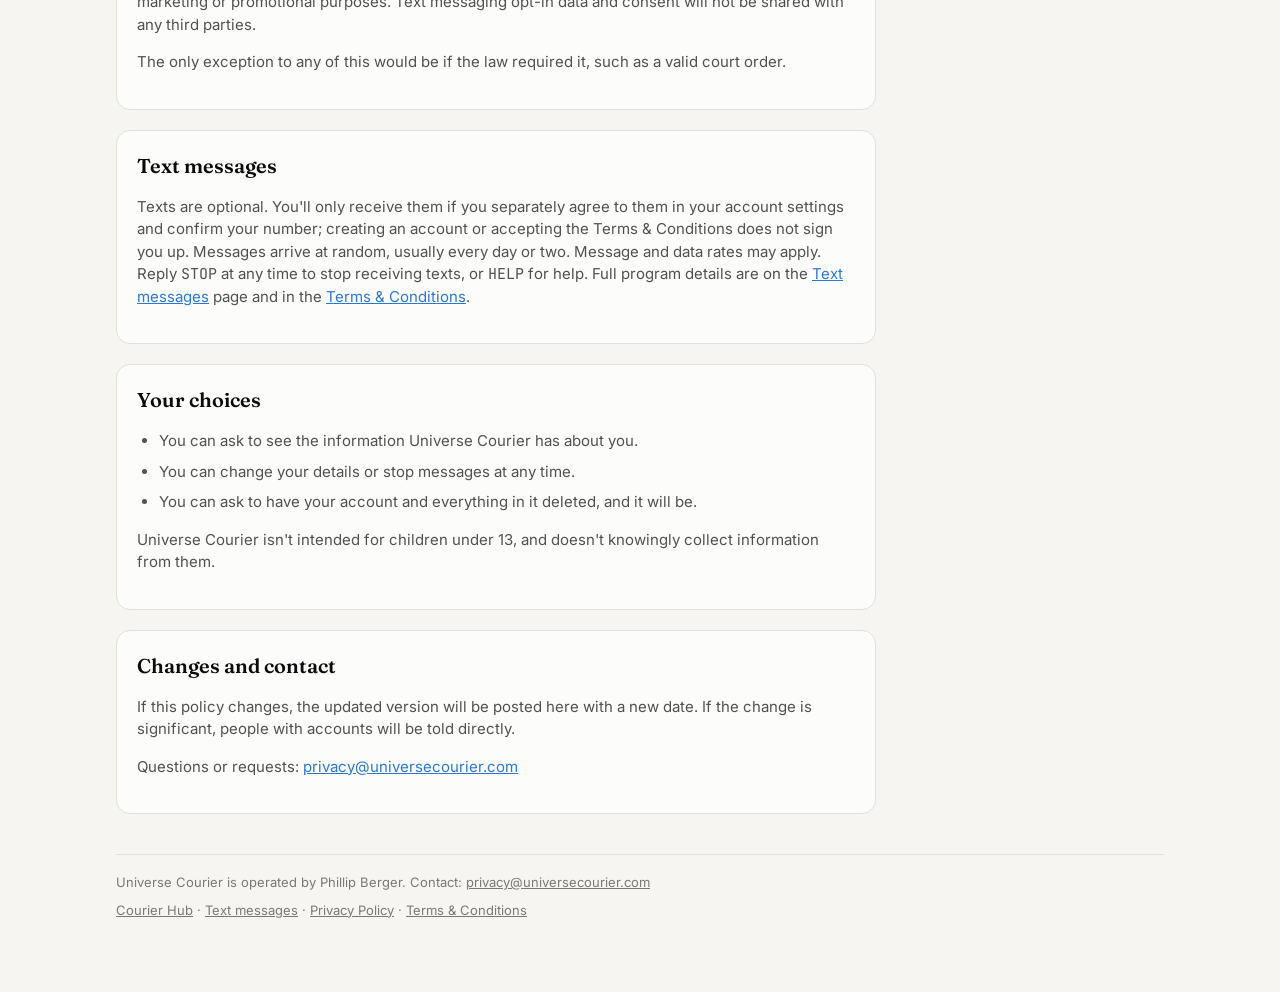
<file: privacy/index.html>
<!doctype html>
<html lang="en">
<head>
<meta charset="utf-8">
<meta name="viewport" content="width=device-width, initial-scale=1">
<title>Privacy Policy — Universe Courier</title>
<link rel="icon"
      href="/favicon.ico?v=4"
      type="image/x-icon"
      sizes="any">
<link rel="icon" type="image/png" sizes="48x48" href="/assets/favicon-search-48.png?v=1">
<link rel="icon" type="image/png" sizes="96x96" href="/assets/favicon-search-96.png?v=1">
<link rel="icon" type="image/png" sizes="192x192" href="/assets/favicon-search-192.png?v=1">
<meta name="description" content="Universe Courier never sells or shares your personal information. Here is what is collected and why.">
<link rel="preconnect" href="https://fonts.googleapis.com">
<link rel="preconnect" href="https://fonts.gstatic.com" crossorigin>
<link href="https://fonts.googleapis.com/css2?family=Fraunces:opsz,wght@9..144,400;9..144,600&family=Inter:wght@400;500;600&family=JetBrains+Mono:wght@400;600&display=swap" rel="stylesheet">
<link rel="stylesheet" href="/assets/themes.css?v=6">
<style>

  * { box-sizing: border-box; }
  html, body { margin: 0; }
  body {
    background:
      radial-gradient(1px 1px at 12% 18%, var(--star) 99%, transparent),
      radial-gradient(1px 1px at 72% 9%,  var(--star) 99%, transparent),
      radial-gradient(1.5px 1.5px at 88% 34%, var(--star) 99%, transparent),
      radial-gradient(1px 1px at 33% 41%, var(--star) 99%, transparent),
      radial-gradient(1px 1px at 56% 27%, var(--star) 99%, transparent),
      var(--bg);
    background-attachment: fixed;
    color: var(--text-primary);
    font: 15px/1.5 Inter, system-ui, sans-serif;
  }
  .wrap { max-width: 1080px; margin: 0 auto; padding: 0 16px 64px; }
  .mono { font-family: "JetBrains Mono", ui-monospace, monospace; font-variant-numeric: tabular-nums; }

  header { display: flex; align-items: flex-end; justify-content: space-between; gap: 16px; flex-wrap: wrap; padding: 40px 0 28px; }
  h1 { font-family: Fraunces, Georgia, serif; font-weight: 600; font-size: clamp(30px, 6vw, 44px); line-height: 1.05; margin: 0; letter-spacing: -0.01em; }
  .brand-lockup { display: flex; align-items: center; gap: 13px; min-width: 0; }
  a.brand-lockup { color: inherit; text-decoration: none; border-radius: 10px; }
  a.brand-lockup:focus-visible { outline: 2px solid var(--accent); outline-offset: 4px; }
  .brand-logo { display: block; width: clamp(52px, 9vw, 72px); height: clamp(52px, 9vw, 72px); flex: none; object-fit: contain; }
  .brand-copy { min-width: 0; }
  .tagline { margin: 6px 0 0; color: var(--text-secondary); }
  .status { display: flex; align-items: center; gap: 8px; color: var(--text-secondary); font-size: 13px; }
  .dot { width: 8px; height: 8px; border-radius: 50%; background: var(--ok); box-shadow: 0 0 0 0 var(--ok); animation: pulse 2.4s infinite; }
  .dot.stale { background: var(--critical); animation: none; }
  @keyframes pulse { 0% { box-shadow: 0 0 0 0 color-mix(in srgb, var(--ok) 60%, transparent); } 70% { box-shadow: 0 0 0 8px transparent; } 100% { box-shadow: 0 0 0 0 transparent; } }
  .live-badge { display: none; font-size: 11px; font-weight: 600; letter-spacing: .08em; color: var(--ok); border: 1px solid var(--ok); border-radius: 999px; padding: 1px 7px; }
  .live .live-badge { display: inline-block; }
  .chip.arrive { animation: arrive .9s ease-out; }
  @keyframes arrive { from { transform: translateY(-6px) scale(1.15); background: color-mix(in srgb, var(--series-1) 25%, transparent); } to { transform: none; } }
  .big.flash { animation: flash 1.2s ease-out; }
  @keyframes flash { from { color: var(--series-1); text-shadow: 0 0 24px color-mix(in srgb, var(--series-1) 50%, transparent); } to { color: inherit; text-shadow: none; } }
  @media (prefers-reduced-motion: reduce) { .chip.arrive, .big.flash, .dot { animation: none; } }
  .theme-select { appearance: auto; border: 1px solid var(--border); background: var(--surface-1); color: var(--text-primary); border-radius: 8px; padding: 6px 9px; font: 500 12px Inter, system-ui, sans-serif; cursor: pointer; max-width: 135px; }
  .theme-select:focus-visible { outline: 2px solid var(--series-1); outline-offset: 2px; }
  .theme-select option { background: var(--surface-1); color: var(--text-primary); }

  .card { background: var(--surface-1); border: 1px solid var(--border); border-radius: 14px; padding: 20px; }
  h2 { font-family: Fraunces, Georgia, serif; font-weight: 600; font-size: 20px; margin: 0 0 4px; }
  .sub { color: var(--text-muted); font-size: 13px; margin: 0 0 16px; }
  section { margin-top: 20px; }

  .hero { display: grid; grid-template-columns: minmax(200px, 1fr) 2fr; gap: 20px; }
  @media (max-width: 720px) { .hero { grid-template-columns: 1fr; } }
  .latest { display: flex; flex-direction: column; justify-content: center; align-items: flex-start; }
  .latest .label { color: var(--text-secondary); font-size: 13px; text-transform: uppercase; letter-spacing: .08em; }
  .latest .big { font-size: clamp(64px, 14vw, 104px); font-weight: 600; line-height: 1; margin: 8px 0; }
  .latest .when { color: var(--text-muted); font-size: 13px; }
  .stats { display: grid; grid-template-columns: repeat(2, 1fr); gap: 12px; }
  .stat { border: 1px solid var(--border); border-radius: 10px; padding: 14px 16px; }
  .stat .v { font-size: 26px; font-weight: 600; line-height: 1.2; }
  .stat .k { color: var(--text-secondary); font-size: 13px; }
  .stat .n { color: var(--text-muted); font-size: 12px; }

  .stream { display: flex; flex-wrap: wrap; gap: 6px; }
  .chip { min-width: 40px; padding: 5px 0; text-align: center; border-radius: 8px; border: 1px solid var(--border); color: var(--text-secondary); font-size: 13px; }
  .chip.key { background: var(--accent-soft); border-color: var(--accent); color: var(--text-primary); font-weight: 600; }
  .chip.newest { outline: 2px solid var(--series-1); outline-offset: 1px; color: var(--text-primary); }
  .legend { display: flex; gap: 16px; flex-wrap: wrap; color: var(--text-muted); font-size: 12px; margin-top: 12px; }
  .legend i { display: inline-block; width: 12px; height: 12px; border-radius: 3px; vertical-align: -2px; margin-right: 6px; }

  .messages { list-style: none; margin: 0; padding: 0; display: grid; gap: 12px; }
  .msg { border: 1px solid var(--border); border-radius: 10px; padding: 14px 16px; display: grid; gap: 6px; }
  .msg .text { font-family: Fraunces, Georgia, serif; font-size: 19px; line-height: 1.3; }
  .msg .meta { display: flex; flex-wrap: wrap; gap: 6px 14px; color: var(--text-muted); font-size: 12px; }
  /* Compact five-number record below each delivered message. */
  .msg-sequence { display: flex; align-items: center; flex-wrap: wrap; gap: 5px; margin-top: 5px; }
  .msg-sequence .seq-label { color: var(--text-muted); font: 10px/1.3 "JetBrains Mono", monospace; letter-spacing: .04em; margin-right: 3px; }
  .msg-sequence .seq-num { min-width: 29px; text-align: center; padding: 3px 5px; border: 1px solid var(--border); border-radius: 5px; color: var(--text-secondary); background: var(--bg); font: 11px/1.4 "JetBrains Mono", monospace; }
  .msg-sequence .seq-num.trigger { background: var(--accent-soft); border-color: var(--accent); color: var(--text-primary); font-weight: 600; }
  .msg-sequence .seq-arrow { color: var(--text-muted); font-size: 12px; margin: 0 2px; }
  .msg-sequence .seq-note { color: var(--text-muted); font-size: 10px; margin-left: 5px; }
  .tag { border: 1px solid var(--border); border-radius: 999px; padding: 0 8px; color: var(--text-secondary); }
  .tag.failed { border-color: var(--critical); color: var(--critical); }
  .empty { color: var(--text-muted); font-style: italic; }

  .charts { display: grid; grid-template-columns: 1fr 1fr; gap: 20px; }
  @media (max-width: 860px) { .charts { grid-template-columns: 1fr; } }
  .chart { position: relative; }
  .chart svg { display: block; width: 100%; height: 220px; overflow: visible; }
  .chart .axis text { fill: var(--text-muted); font-size: 11px; font-family: Inter, sans-serif; }
  .chart .gridline { stroke: var(--grid); stroke-width: 1; }
  .chart .bar { fill: var(--series-1); pointer-events: none; }
  .chart .bar.dim { opacity: .35; }
  .chart .hit { fill: transparent; cursor: crosshair; }
  .chart .hit:hover + .bar, .chart .hit:focus + .bar { fill: var(--accent); }
  .chart .ref { stroke: var(--text-secondary); stroke-width: 1.5; stroke-dasharray: 4 4; }
  .tip { position: absolute; pointer-events: none; background: var(--surface-1); border: 1px solid var(--border); border-radius: 8px; padding: 6px 10px; font-size: 12px; color: var(--text-secondary); box-shadow: 0 4px 16px rgba(0,0,0,.12); white-space: nowrap; display: none; z-index: 2; }
  .tip strong { color: var(--text-primary); font-size: 14px; display: block; }
  details { margin-top: 12px; color: var(--text-secondary); font-size: 13px; }
  summary { cursor: pointer; color: var(--text-muted); }
  .tbl-wrap { max-height: 260px; overflow: auto; margin-top: 8px; }
  table { border-collapse: collapse; width: 100%; font-size: 12px; }
  th, td { text-align: left; padding: 4px 8px; border-bottom: 1px solid var(--grid); }
  th { color: var(--text-muted); font-weight: 500; position: sticky; top: 0; background: var(--surface-1); }

  footer { margin-top: 40px; padding-top: 18px; border-top: 1px solid var(--border); color: var(--text-muted); font-size: 13px; }
  footer p { margin: 0 0 8px; }
  .error { border-color: var(--critical); color: var(--critical); }

  /* Shared page navigation */
  .site-nav { display: flex; align-items: center; justify-content: space-between; gap: 12px; padding: 10px 0; border-top: 1px solid var(--border); border-bottom: 1px solid var(--border); }
  .site-nav .nav-caption { color: var(--text-muted); font: 11px "JetBrains Mono", monospace; letter-spacing: .09em; text-transform: uppercase; }
  .nav-menu { position: relative; margin: 0; color: var(--text-primary); }
  .nav-menu summary { list-style: none; display: flex; align-items: center; gap: 12px; min-width: 155px; justify-content: space-between; cursor: pointer; border: 1px solid var(--border); background: var(--surface-1); color: var(--text-primary); border-radius: 8px; padding: 7px 12px; font-size: 13px; }
  .nav-menu summary::-webkit-details-marker { display: none; }
  .nav-menu summary::after { content: "⌄"; color: var(--text-muted); font-size: 17px; line-height: 1; }
  .nav-menu[open] summary::after { content: "⌃"; }
  .nav-options { position: absolute; z-index: 20; top: calc(100% + 5px); right: 0; min-width: 190px; background: var(--surface-1); border: 1px solid var(--border); border-radius: 9px; padding: 5px; box-shadow: 0 8px 24px rgba(0,0,0,.13); }
  .nav-options a { display: block; text-decoration: none; color: var(--text-secondary); padding: 9px 11px; border-radius: 6px; font-size: 13px; }
  .nav-options a:hover, .nav-options a:focus-visible { background: var(--accent-soft); color: var(--text-primary); }
  .nav-options a[aria-current="page"] { color: var(--text-primary); font-weight: 600; }
  @media (max-width: 480px) { .site-nav .nav-caption { font-size: 10px; } .nav-menu summary { min-width: 142px; } }

  .explain { max-width: 760px; }
  .explain h2 { margin-bottom: 12px; }
  .explain p { color: var(--text-secondary); }
  .explain ol { padding-left: 24px; color: var(--text-secondary); }
  .explain li { margin: 0 0 12px; }
  .explain strong { color: var(--text-primary); }
  .example-seq { display: flex; gap: 7px; flex-wrap: wrap; align-items: center; margin: 16px 0 8px; }
  .example-seq span { display: inline-block; min-width: 39px; text-align: center; padding: 7px 9px; border: 1px solid var(--border); background: var(--bg); border-radius: 7px; }
  .example-seq .key { border-color: var(--accent); background: var(--accent-soft); }
  .example-seq .confirmed { border-color: var(--gold); background: var(--gold-soft); color: var(--text-primary); font-weight: 600; box-shadow: 0 0 0 1px color-mix(in srgb, var(--gold) 35%, transparent), 0 0 12px var(--gold-glow); }
  .explain a { color: var(--series-1); }
  .explain ul { padding-left: 22px; color: var(--text-secondary); }
  .explain ul li { margin: 0 0 8px; }
  .explain h3 { font-size: 15px; margin: 18px 0 6px; color: var(--text-primary); }
  .updated { color: var(--text-muted); font-size: 13px; margin: 0 0 14px; }
  .example-note { font-size: 12px; color: var(--text-muted); }
</style>
</head>
<body>
<div class="wrap">
  <header>
    <a class="brand-lockup" href="/" aria-label="Universe Courier home">
      <img class="brand-logo" src="/assets/universecourier_logo.png" alt="" width="72" height="72">
      <div class="brand-copy">
        <h1>Universe Courier</h1>
        <p class="tagline">Messages from the universe, delivered at random.</p>
      </div>
    </a>
    <div class="header-tools">
      <select class="theme-select" id="themeSelect" aria-label="Color theme">
          <option value="paper">Paper</option>
          <option value="dark">Dark (original)</option>
          <option value="midnight">Midnight</option>
          <option value="spring">Spring</option>
          <option value="summer">Summer Sunset</option>
          <option value="autumn">Autumn</option>
          <option value="winter">Winter</option>
          <option value="kinari">Kinari</option>
          <option value="witchy woods">Witchy Woods</option>
          <option value="frutiger aero">Frutiger Aero</option>
          <option value="halloween haze">Halloween Haze</option>
        </select>
      <div id="accountMenu"></div>
    </div>
  </header>
  <nav class="site-nav" aria-label="Site navigation">
    <span class="nav-caption">Explore / Universe Courier</span>
    <details class="nav-menu">
      <summary aria-label="Navigate pages">Privacy Policy</summary>
      <div class="nav-options">
        <a href="/">Courier Hub</a>
        <a href="https://my.universecourier.com/dashboard">Your Dashboard</a>
        <a href="/howitworks/">How it works</a>
        <a href="/about/">About</a>
        <a href="/sms/">Text messages</a>
        <a href="/privacy/" aria-current="page">Privacy Policy</a>
        <a href="/terms/">Terms &amp; Conditions</a>
      </div>
    </details>
  </nav>
  <main class="explain">
    <section class="card">
      <h2>Privacy Policy</h2>
      <p class="updated">Last updated November 8, 2026</p>
      <p>The short version: <strong>I will never sell, rent, or share your personal information.</strong> That includes your name, email address, phone number, and anything else that identifies you. Universe Courier is a small service operated by Phillip Berger, and it doesn't make money from data.</p>
    </section>
    <section class="card">
      <h2>What's collected</h2>
      <h3>If you're just visiting</h3>
      <p>You don't need an account to look around, and nothing on these pages asks for your information. A few things happen in the background:</p>
      <ul>
        <li>Your color theme choice is saved in your own browser so it's there next time, and in a small cookie so the account pages use the same theme. It holds only the theme's name.</li>
        <li>The web host keeps standard server logs, such as IP addresses and the pages requested, for security and troubleshooting.</li>
        <li>Fonts load from Google Fonts, so Google sees a basic request from your browser.</li>
      </ul>
      <p>There are no ads, no tracking pixels, and no analytics profiles.</p>
      <h3>If you sign up for messages</h3>
      <p>To send you messages, Universe Courier needs a little information from you:</p>
      <ul>
        <li>Your name and email address, for your account.</li>
        <li>Your phone number, only if you choose to receive messages by text. Texts are optional and never required to create an account or use the service.</li>
        <li>Your settings and any notes you add to your messages.</li>
        <li>Any messages you write yourself.</li>
        <li>A record of the messages sent to you.</li>
        <li>A security log of sign-ins, failed sign-in attempts and account changes (such as a new password or two-step verification being turned on), with the IP address and browser used. You can see it on your Security settings page. Entries are deleted after 180 days.</li>
      </ul>
      <p>This is used only to run the service: delivering your messages, showing your history, and keeping your settings. Your notes and the messages sent to you are visible only to you. Messages you write yourself are visible to you, and to me if one needs a review (see below).</p>
    </section>
    <section class="card">
      <h2>Who else touches your data</h2>
      <p>Universe Courier relies on a few service providers to work: a cloud host where the site and database live, and a messaging provider that delivers texts and notifications. They handle your information only to provide that service on my behalf, and they aren't allowed to use it for anything else.</p>
      <p id="message-checks"><strong>Messages you write are checked before they can be sent.</strong> Each one is compared with a list of blocked words, then sent to Microsoft's Azure AI Content Safety service, which scores the text for harmful content such as hate or violence. Only the text of the message is sent to it, never your name, email address, or phone number. If the automatic check isn't sure, I read the message myself to approve it or not. The result of each check is kept so the same text doesn't have to be checked again.</p>
      <p><strong>We do not sell or share your SMS opt-in data or personal information with third parties for marketing purposes.</strong> No mobile information will be shared with third parties or affiliates for marketing or promotional purposes. Text messaging opt-in data and consent will not be shared with any third parties.</p>
      <p>The only exception to any of this would be if the law required it, such as a valid court order.</p>
    </section>
    <section class="card">
      <h2>Text messages</h2>
      <p>Texts are optional. You'll only receive them if you separately agree to them in your account settings and confirm your number; creating an account or accepting the Terms &amp; Conditions does not sign you up. Messages arrive at random, usually every day or two. Message and data rates may apply. Reply <span class="mono">STOP</span> at any time to stop receiving texts, or <span class="mono">HELP</span> for help. Full program details are on the <a href="/sms/">Text messages</a> page and in the <a href="/terms/">Terms &amp; Conditions</a>.</p>
    </section>
    <section class="card">
      <h2>Your choices</h2>
      <ul>
        <li>You can ask to see the information Universe Courier has about you.</li>
        <li>You can change your details or stop messages at any time.</li>
        <li>You can ask to have your account and everything in it deleted, and it will be.</li>
      </ul>
      <p>Universe Courier isn't intended for children under 13, and doesn't knowingly collect information from them.</p>
    </section>
    <section class="card">
      <h2>Changes and contact</h2>
      <p>If this policy changes, the updated version will be posted here with a new date. If the change is significant, people with accounts will be told directly.</p>
      <p>Questions or requests: <a href="mailto:privacy@universecourier.com">privacy@universecourier.com</a></p>
    </section>
  </main>
  <footer>
    <p>Universe Courier is operated by Phillip Berger. Contact: <a href="mailto:privacy@universecourier.com" style="color:inherit">privacy@universecourier.com</a></p>
    <p><a href="/" style="color:inherit">Courier Hub</a> · <a href="/sms/" style="color:inherit">Text messages</a> · <a href="/privacy/" style="color:inherit">Privacy Policy</a> · <a href="/terms/" style="color:inherit">Terms &amp; Conditions</a></p>
  </footer>
</div>
<script>
(() => {
  // ---- theme selection (persisted across both pages) ----
  const root = document.documentElement;
  // Tell the browser which color to show beyond the page (status-bar area); matches the theme's edge color.
  const syncEdge = () => {
    const cs = getComputedStyle(root);
    const c = cs.getPropertyValue("--edge").trim() || cs.getPropertyValue("--bg").trim();
    let m = document.querySelector('meta[name="theme-color"]');
    if (!m) { m = document.createElement("meta"); m.name = "theme-color"; document.head.appendChild(m); }
    m.content = c;
  };
  const themeSelect = document.getElementById("themeSelect");
  const themeNames = new Set(["paper", "dark", "midnight", "spring", "summer", "autumn", "winter", "kinari", "witchy woods", "frutiger aero", "halloween haze"]);
  let savedTheme = null;
  // Shared with my.universecourier.com through a cookie on the parent domain (localStorage is per site).
  const sharedTheme = document.cookie.match(/(?:^|;\s*)uc-theme=([^;]*)/);
  try { savedTheme = sharedTheme ? decodeURIComponent(sharedTheme[1]) : localStorage.getItem("uc-theme"); } catch (e) {}
  const shareTheme = name => {
    const domain = /(^|\.)universecourier\.com$/.test(location.hostname) ? "; Domain=universecourier.com; Secure" : "";
    document.cookie = "uc-theme=" + encodeURIComponent(name) + "; Path=/; Max-Age=31536000; SameSite=Lax" + domain;
  };
  // Migrate the old light/dark toggle setting; retain system preference for first-time visitors.
  if (savedTheme === "japanese ecru") savedTheme = "kinari"; // renamed 2026-11-10
  const initialTheme = savedTheme === "light" ? "paper" :
    themeNames.has(savedTheme) ? savedTheme :
    (window.matchMedia && window.matchMedia("(prefers-color-scheme: dark)").matches ? "dark" : "paper");
  root.dataset.theme = initialTheme;
  syncEdge();
  shareTheme(initialTheme); // carry this choice to the account pages
  themeSelect.value = initialTheme;
  themeSelect.addEventListener("change", () => {
    const selected = themeSelect.value;
    if (!themeNames.has(selected)) return;
    root.dataset.theme = selected;
    syncEdge();
    try { localStorage.setItem("uc-theme", selected); } catch (e) {}
    shareTheme(selected);
  });
})();
</script>
<script src="/assets/account-menu.js?v=7" defer></script>
</body>
</html>
</file>
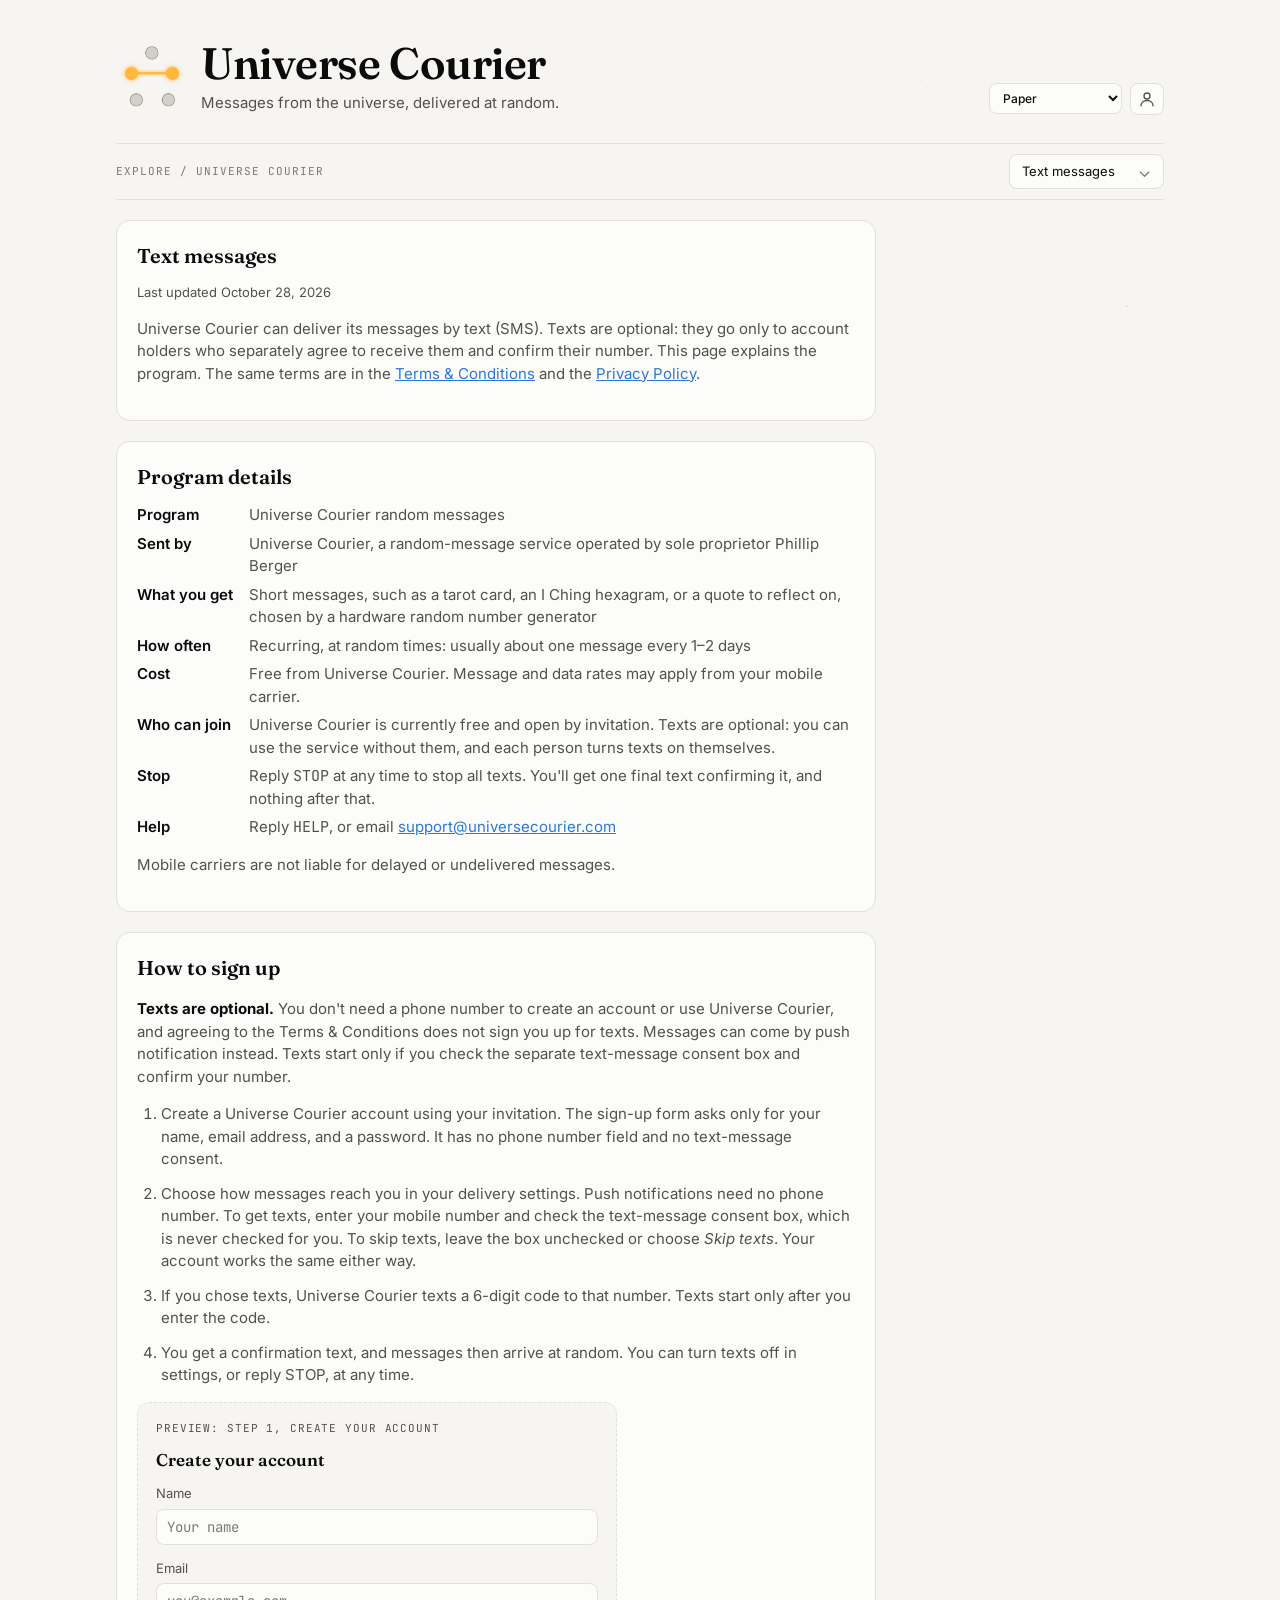
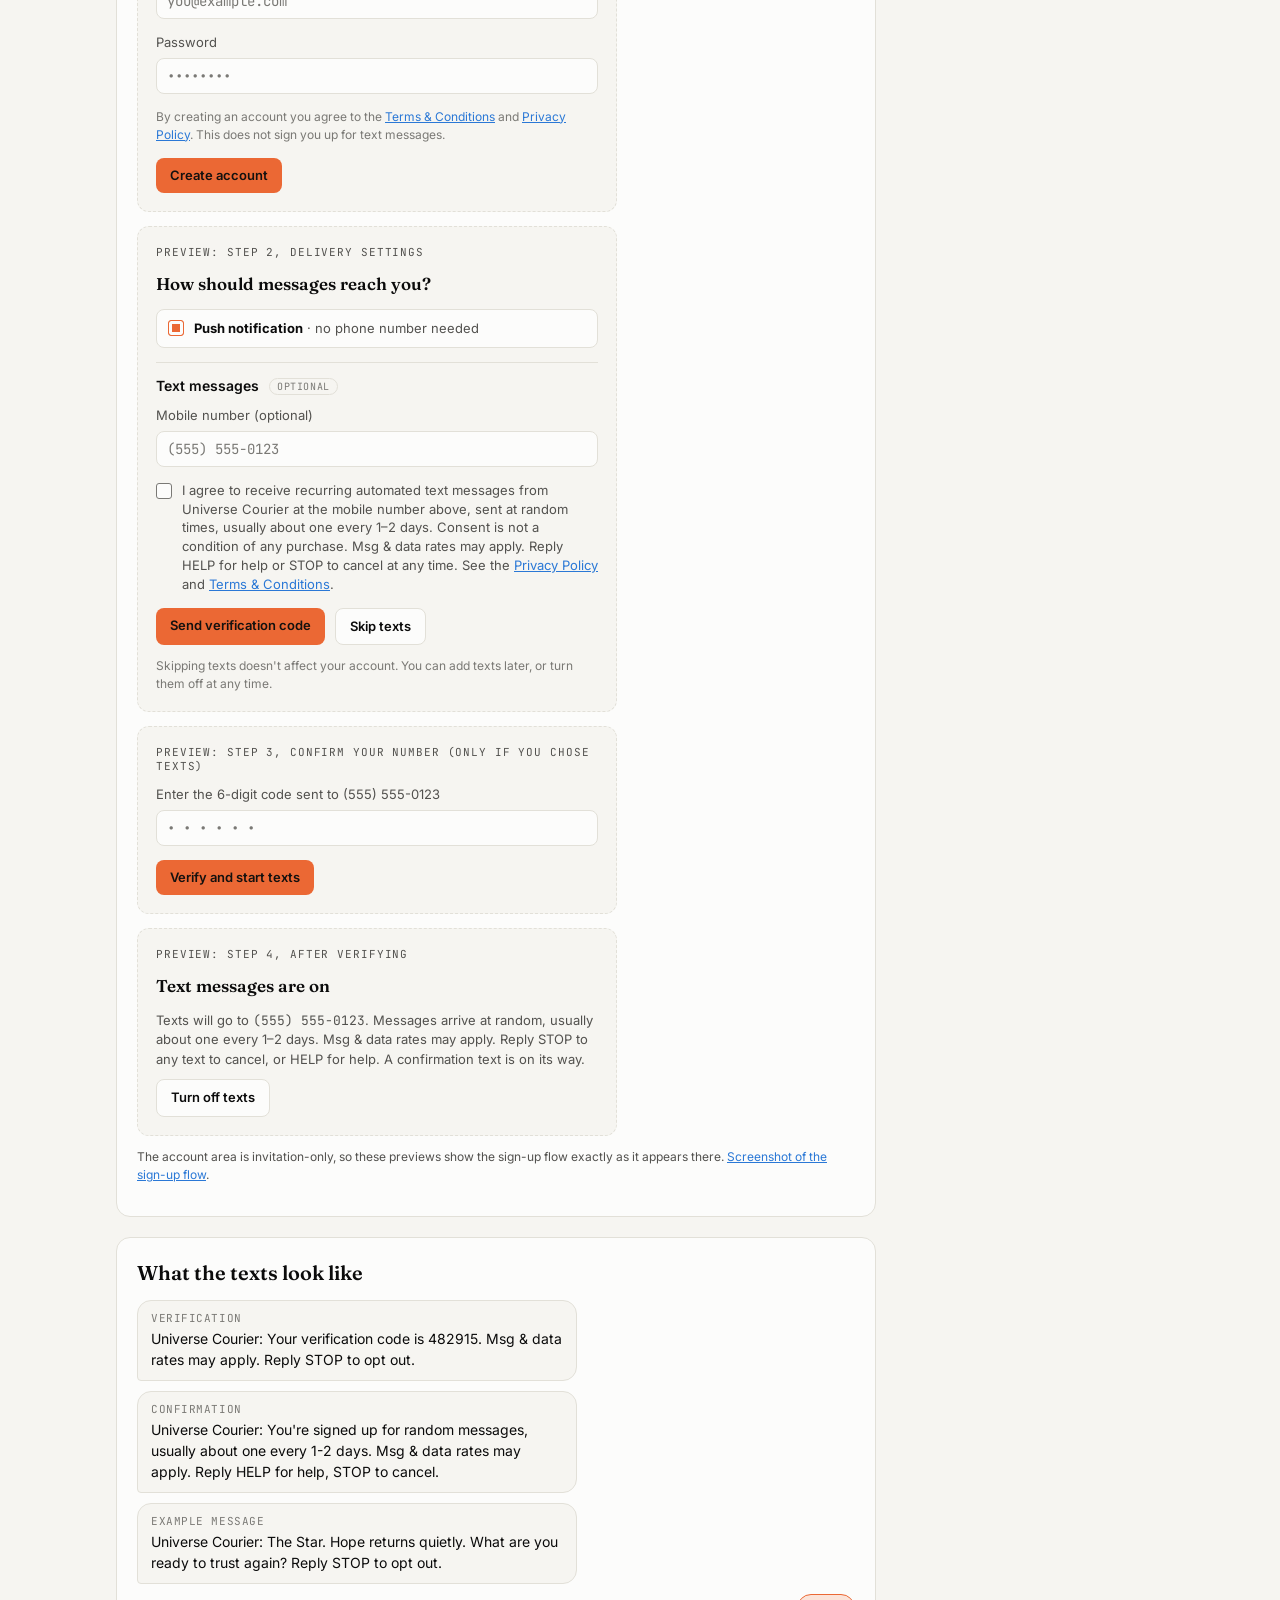
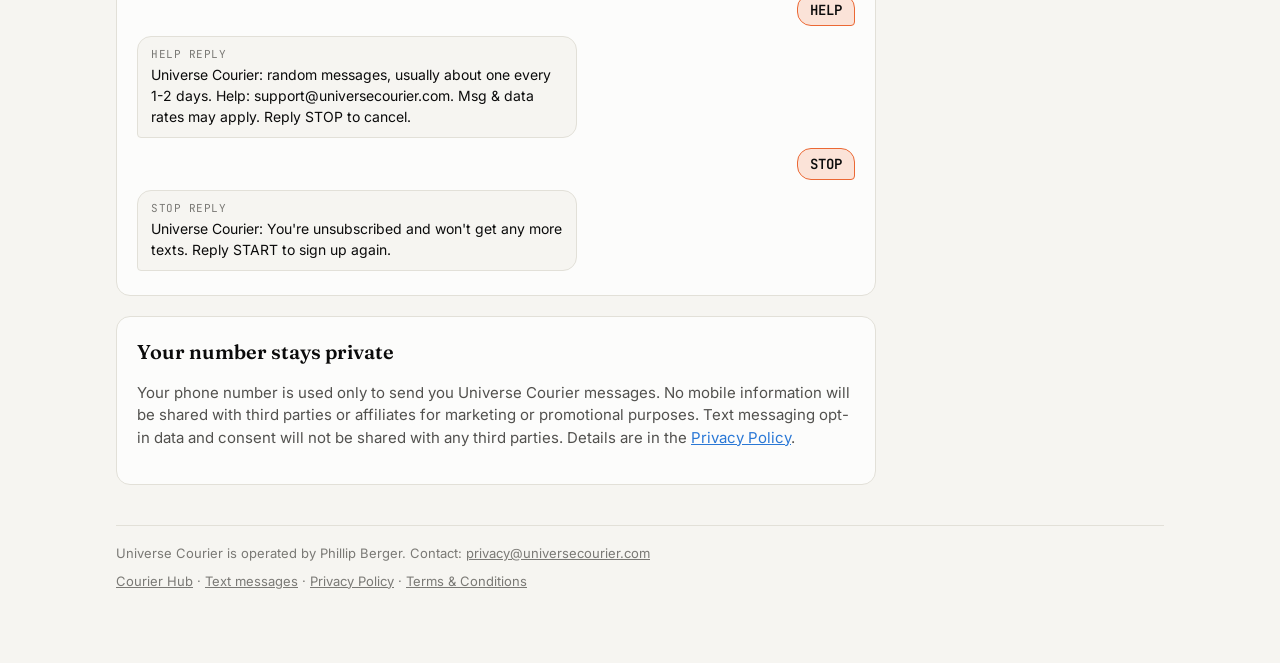
<file: sms/index.html>
<!doctype html>
<html lang="en">
<head>
<meta charset="utf-8">
<meta name="viewport" content="width=device-width, initial-scale=1">
<title>Text messages — Universe Courier</title>
<link rel="icon"
      href="/favicon.ico?v=4"
      type="image/x-icon"
      sizes="any">
<link rel="icon" type="image/png" sizes="48x48" href="/assets/favicon-search-48.png?v=1">
<link rel="icon" type="image/png" sizes="96x96" href="/assets/favicon-search-96.png?v=1">
<link rel="icon" type="image/png" sizes="192x192" href="/assets/favicon-search-192.png?v=1">
<meta name="description" content="How Universe Courier text messages work: what you get, how often, how to sign up, and how to stop.">
<link rel="preconnect" href="https://fonts.googleapis.com">
<link rel="preconnect" href="https://fonts.gstatic.com" crossorigin>
<link href="https://fonts.googleapis.com/css2?family=Fraunces:opsz,wght@9..144,400;9..144,600&family=Inter:wght@400;500;600&family=JetBrains+Mono:wght@400;600&display=swap" rel="stylesheet">
<link rel="stylesheet" href="/assets/themes.css?v=6">
<style>

  * { box-sizing: border-box; }
  html, body { margin: 0; }
  body {
    background:
      radial-gradient(1px 1px at 12% 18%, var(--star) 99%, transparent),
      radial-gradient(1px 1px at 72% 9%,  var(--star) 99%, transparent),
      radial-gradient(1.5px 1.5px at 88% 34%, var(--star) 99%, transparent),
      radial-gradient(1px 1px at 33% 41%, var(--star) 99%, transparent),
      radial-gradient(1px 1px at 56% 27%, var(--star) 99%, transparent),
      var(--bg);
    background-attachment: fixed;
    color: var(--text-primary);
    font: 15px/1.5 Inter, system-ui, sans-serif;
  }
  .wrap { max-width: 1080px; margin: 0 auto; padding: 0 16px 64px; }
  .mono { font-family: "JetBrains Mono", ui-monospace, monospace; font-variant-numeric: tabular-nums; }

  header { display: flex; align-items: flex-end; justify-content: space-between; gap: 16px; flex-wrap: wrap; padding: 40px 0 28px; }
  h1 { font-family: Fraunces, Georgia, serif; font-weight: 600; font-size: clamp(30px, 6vw, 44px); line-height: 1.05; margin: 0; letter-spacing: -0.01em; }
  .brand-lockup { display: flex; align-items: center; gap: 13px; min-width: 0; }
  a.brand-lockup { color: inherit; text-decoration: none; border-radius: 10px; }
  a.brand-lockup:focus-visible { outline: 2px solid var(--accent); outline-offset: 4px; }
  .brand-logo { display: block; width: clamp(52px, 9vw, 72px); height: clamp(52px, 9vw, 72px); flex: none; object-fit: contain; }
  .brand-copy { min-width: 0; }
  .tagline { margin: 6px 0 0; color: var(--text-secondary); }
  .status { display: flex; align-items: center; gap: 8px; color: var(--text-secondary); font-size: 13px; }
  .dot { width: 8px; height: 8px; border-radius: 50%; background: var(--ok); box-shadow: 0 0 0 0 var(--ok); animation: pulse 2.4s infinite; }
  .dot.stale { background: var(--critical); animation: none; }
  @keyframes pulse { 0% { box-shadow: 0 0 0 0 color-mix(in srgb, var(--ok) 60%, transparent); } 70% { box-shadow: 0 0 0 8px transparent; } 100% { box-shadow: 0 0 0 0 transparent; } }
  .live-badge { display: none; font-size: 11px; font-weight: 600; letter-spacing: .08em; color: var(--ok); border: 1px solid var(--ok); border-radius: 999px; padding: 1px 7px; }
  .live .live-badge { display: inline-block; }
  .chip.arrive { animation: arrive .9s ease-out; }
  @keyframes arrive { from { transform: translateY(-6px) scale(1.15); background: color-mix(in srgb, var(--series-1) 25%, transparent); } to { transform: none; } }
  .big.flash { animation: flash 1.2s ease-out; }
  @keyframes flash { from { color: var(--series-1); text-shadow: 0 0 24px color-mix(in srgb, var(--series-1) 50%, transparent); } to { color: inherit; text-shadow: none; } }
  @media (prefers-reduced-motion: reduce) { .chip.arrive, .big.flash, .dot { animation: none; } }
  .theme-select { appearance: auto; border: 1px solid var(--border); background: var(--surface-1); color: var(--text-primary); border-radius: 8px; padding: 6px 9px; font: 500 12px Inter, system-ui, sans-serif; cursor: pointer; max-width: 135px; }
  .theme-select:focus-visible { outline: 2px solid var(--series-1); outline-offset: 2px; }
  .theme-select option { background: var(--surface-1); color: var(--text-primary); }

  .card { background: var(--surface-1); border: 1px solid var(--border); border-radius: 14px; padding: 20px; }
  h2 { font-family: Fraunces, Georgia, serif; font-weight: 600; font-size: 20px; margin: 0 0 4px; }
  .sub { color: var(--text-muted); font-size: 13px; margin: 0 0 16px; }
  section { margin-top: 20px; }

  .hero { display: grid; grid-template-columns: minmax(200px, 1fr) 2fr; gap: 20px; }
  @media (max-width: 720px) { .hero { grid-template-columns: 1fr; } }
  .latest { display: flex; flex-direction: column; justify-content: center; align-items: flex-start; }
  .latest .label { color: var(--text-secondary); font-size: 13px; text-transform: uppercase; letter-spacing: .08em; }
  .latest .big { font-size: clamp(64px, 14vw, 104px); font-weight: 600; line-height: 1; margin: 8px 0; }
  .latest .when { color: var(--text-muted); font-size: 13px; }
  .stats { display: grid; grid-template-columns: repeat(2, 1fr); gap: 12px; }
  .stat { border: 1px solid var(--border); border-radius: 10px; padding: 14px 16px; }
  .stat .v { font-size: 26px; font-weight: 600; line-height: 1.2; }
  .stat .k { color: var(--text-secondary); font-size: 13px; }
  .stat .n { color: var(--text-muted); font-size: 12px; }

  .stream { display: flex; flex-wrap: wrap; gap: 6px; }
  .chip { min-width: 40px; padding: 5px 0; text-align: center; border-radius: 8px; border: 1px solid var(--border); color: var(--text-secondary); font-size: 13px; }
  .chip.key { background: var(--accent-soft); border-color: var(--accent); color: var(--text-primary); font-weight: 600; }
  .chip.newest { outline: 2px solid var(--series-1); outline-offset: 1px; color: var(--text-primary); }
  .legend { display: flex; gap: 16px; flex-wrap: wrap; color: var(--text-muted); font-size: 12px; margin-top: 12px; }
  .legend i { display: inline-block; width: 12px; height: 12px; border-radius: 3px; vertical-align: -2px; margin-right: 6px; }

  .messages { list-style: none; margin: 0; padding: 0; display: grid; gap: 12px; }
  .msg { border: 1px solid var(--border); border-radius: 10px; padding: 14px 16px; display: grid; gap: 6px; }
  .msg .text { font-family: Fraunces, Georgia, serif; font-size: 19px; line-height: 1.3; }
  .msg .meta { display: flex; flex-wrap: wrap; gap: 6px 14px; color: var(--text-muted); font-size: 12px; }
  /* Compact five-number record below each delivered message. */
  .msg-sequence { display: flex; align-items: center; flex-wrap: wrap; gap: 5px; margin-top: 5px; }
  .msg-sequence .seq-label { color: var(--text-muted); font: 10px/1.3 "JetBrains Mono", monospace; letter-spacing: .04em; margin-right: 3px; }
  .msg-sequence .seq-num { min-width: 29px; text-align: center; padding: 3px 5px; border: 1px solid var(--border); border-radius: 5px; color: var(--text-secondary); background: var(--bg); font: 11px/1.4 "JetBrains Mono", monospace; }
  .msg-sequence .seq-num.trigger { background: var(--accent-soft); border-color: var(--accent); color: var(--text-primary); font-weight: 600; }
  .msg-sequence .seq-arrow { color: var(--text-muted); font-size: 12px; margin: 0 2px; }
  .msg-sequence .seq-note { color: var(--text-muted); font-size: 10px; margin-left: 5px; }
  .tag { border: 1px solid var(--border); border-radius: 999px; padding: 0 8px; color: var(--text-secondary); }
  .tag.failed { border-color: var(--critical); color: var(--critical); }
  .empty { color: var(--text-muted); font-style: italic; }

  .charts { display: grid; grid-template-columns: 1fr 1fr; gap: 20px; }
  @media (max-width: 860px) { .charts { grid-template-columns: 1fr; } }
  .chart { position: relative; }
  .chart svg { display: block; width: 100%; height: 220px; overflow: visible; }
  .chart .axis text { fill: var(--text-muted); font-size: 11px; font-family: Inter, sans-serif; }
  .chart .gridline { stroke: var(--grid); stroke-width: 1; }
  .chart .bar { fill: var(--series-1); pointer-events: none; }
  .chart .bar.dim { opacity: .35; }
  .chart .hit { fill: transparent; cursor: crosshair; }
  .chart .hit:hover + .bar, .chart .hit:focus + .bar { fill: var(--accent); }
  .chart .ref { stroke: var(--text-secondary); stroke-width: 1.5; stroke-dasharray: 4 4; }
  .tip { position: absolute; pointer-events: none; background: var(--surface-1); border: 1px solid var(--border); border-radius: 8px; padding: 6px 10px; font-size: 12px; color: var(--text-secondary); box-shadow: 0 4px 16px rgba(0,0,0,.12); white-space: nowrap; display: none; z-index: 2; }
  .tip strong { color: var(--text-primary); font-size: 14px; display: block; }
  details { margin-top: 12px; color: var(--text-secondary); font-size: 13px; }
  summary { cursor: pointer; color: var(--text-muted); }
  .tbl-wrap { max-height: 260px; overflow: auto; margin-top: 8px; }
  table { border-collapse: collapse; width: 100%; font-size: 12px; }
  th, td { text-align: left; padding: 4px 8px; border-bottom: 1px solid var(--grid); }
  th { color: var(--text-muted); font-weight: 500; position: sticky; top: 0; background: var(--surface-1); }

  footer { margin-top: 40px; padding-top: 18px; border-top: 1px solid var(--border); color: var(--text-muted); font-size: 13px; }
  footer p { margin: 0 0 8px; }
  .error { border-color: var(--critical); color: var(--critical); }

  /* Shared page navigation */
  .site-nav { display: flex; align-items: center; justify-content: space-between; gap: 12px; padding: 10px 0; border-top: 1px solid var(--border); border-bottom: 1px solid var(--border); }
  .site-nav .nav-caption { color: var(--text-muted); font: 11px "JetBrains Mono", monospace; letter-spacing: .09em; text-transform: uppercase; }
  .nav-menu { position: relative; margin: 0; color: var(--text-primary); }
  .nav-menu summary { list-style: none; display: flex; align-items: center; gap: 12px; min-width: 155px; justify-content: space-between; cursor: pointer; border: 1px solid var(--border); background: var(--surface-1); color: var(--text-primary); border-radius: 8px; padding: 7px 12px; font-size: 13px; }
  .nav-menu summary::-webkit-details-marker { display: none; }
  .nav-menu summary::after { content: "⌄"; color: var(--text-muted); font-size: 17px; line-height: 1; }
  .nav-menu[open] summary::after { content: "⌃"; }
  .nav-options { position: absolute; z-index: 20; top: calc(100% + 5px); right: 0; min-width: 190px; background: var(--surface-1); border: 1px solid var(--border); border-radius: 9px; padding: 5px; box-shadow: 0 8px 24px rgba(0,0,0,.13); }
  .nav-options a { display: block; text-decoration: none; color: var(--text-secondary); padding: 9px 11px; border-radius: 6px; font-size: 13px; }
  .nav-options a:hover, .nav-options a:focus-visible { background: var(--accent-soft); color: var(--text-primary); }
  .nav-options a[aria-current="page"] { color: var(--text-primary); font-weight: 600; }
  @media (max-width: 480px) { .site-nav .nav-caption { font-size: 10px; } .nav-menu summary { min-width: 142px; } }

  .explain { max-width: 760px; }
  .explain h2 { margin-bottom: 12px; }
  .explain p { color: var(--text-secondary); }
  .explain ol { padding-left: 24px; color: var(--text-secondary); }
  .explain li { margin: 0 0 12px; }
  .explain strong { color: var(--text-primary); }
  .example-seq { display: flex; gap: 7px; flex-wrap: wrap; align-items: center; margin: 16px 0 8px; }
  .example-seq span { display: inline-block; min-width: 39px; text-align: center; padding: 7px 9px; border: 1px solid var(--border); background: var(--bg); border-radius: 7px; }
  .example-seq .key { border-color: var(--accent); background: var(--accent-soft); }
  .example-seq .confirmed { border-color: var(--gold); background: var(--gold-soft); color: var(--text-primary); font-weight: 600; box-shadow: 0 0 0 1px color-mix(in srgb, var(--gold) 35%, transparent), 0 0 12px var(--gold-glow); }
  .explain a { color: var(--series-1); }
  .explain ul { padding-left: 22px; color: var(--text-secondary); }
  .explain ul li { margin: 0 0 8px; }
  .explain h3 { font-size: 15px; margin: 18px 0 6px; color: var(--text-primary); }
  .updated { color: var(--text-muted); font-size: 13px; margin: 0 0 14px; }
  .example-note { font-size: 12px; color: var(--text-muted); }

  /* Text-message opt-in preview (sms page) */
  .mock { border: 1px dashed var(--border); border-radius: 12px; padding: 18px; background: var(--bg); max-width: 480px; margin: 14px 0 8px; }
  .mock-label { font: 11px "JetBrains Mono", monospace; letter-spacing: .08em; text-transform: uppercase; color: var(--text-muted); margin: 0 0 12px; }
  .mock .mock-title { font-family: Fraunces, Georgia, serif; font-weight: 600; font-size: 17px; color: var(--text-primary); margin: 0 0 12px; }
  .mock .field { display: grid; gap: 5px; margin: 0 0 14px; }
  .mock .field span { font-size: 13px; color: var(--text-secondary); }
  .mock .input { border: 1px solid var(--border); background: var(--surface-1); border-radius: 8px; padding: 8px 10px; color: var(--text-muted); font: 14px "JetBrains Mono", monospace; }
  .mock .consent { display: flex; gap: 10px; align-items: flex-start; font-size: 13px; line-height: 1.45; color: var(--text-secondary); margin: 0 0 14px; }
  .mock .box { flex: none; width: 16px; height: 16px; border: 1.5px solid var(--text-muted); border-radius: 3px; margin-top: 2px; background: var(--surface-1); }
  .mock .btn { display: inline-block; border-radius: 8px; padding: 8px 14px; background: var(--accent); color: var(--on-accent); font-weight: 600; font-size: 13px; }
  .bubbles { display: grid; gap: 10px; margin: 12px 0 4px; }
  .bubble { max-width: 440px; background: var(--bg); border: 1px solid var(--border); border-radius: 14px 14px 14px 4px; padding: 10px 13px; font-size: 14px; color: var(--text-primary); }
  .bubble small { display: block; color: var(--text-muted); font: 11px "JetBrains Mono", monospace; letter-spacing: .05em; margin-bottom: 3px; text-transform: uppercase; }
  .bubble.reply { justify-self: end; border-radius: 14px 14px 4px 14px; background: var(--accent-soft); border-color: var(--accent); font: 600 14px "JetBrains Mono", monospace; padding: 6px 12px; }
  .facts { display: grid; grid-template-columns: max-content 1fr; gap: 6px 16px; margin: 0; color: var(--text-secondary); }
  .facts dt { color: var(--text-primary); font-weight: 600; }
  .facts dd { margin: 0; }
  @media (max-width: 560px) { .facts { grid-template-columns: 1fr; } .facts dd { margin-bottom: 8px; } }
  .mock .hint { font-size: 12px; color: var(--text-muted); margin: 0 0 14px; }
  .mock .btn.secondary { background: var(--surface-1); color: var(--text-primary); border: 1px solid var(--border); }
  .mock .btn-row { display: flex; gap: 10px; flex-wrap: wrap; }
  .mock .option { display: flex; gap: 10px; align-items: center; border: 1px solid var(--border); border-radius: 8px; padding: 9px 11px; margin: 0 0 14px; background: var(--surface-1); font-size: 13px; color: var(--text-secondary); }
  .mock .option strong { color: var(--text-primary); }
  .mock .tick { flex: none; width: 16px; height: 16px; border-radius: 3px; border: 1.5px solid var(--text-muted); }
  .mock .tick.on { background: var(--accent); border-color: var(--accent); box-shadow: inset 0 0 0 3px var(--surface-1); }
  .mock .optional-block { border-top: 1px solid var(--border); padding-top: 12px; }
  .mock .sub-title { font-weight: 600; color: var(--text-primary); margin: 0 0 10px; font-size: 14px; }
  .mock .optional { font: 10px "JetBrains Mono", monospace; letter-spacing: .06em; text-transform: uppercase; color: var(--text-muted); border: 1px solid var(--border); border-radius: 999px; padding: 1px 7px; margin-left: 6px; vertical-align: 1px; }
</style>
</head>
<body>
<div class="wrap">
  <header>
    <a class="brand-lockup" href="/" aria-label="Universe Courier home">
      <img class="brand-logo" src="/assets/universecourier_logo.png" alt="" width="72" height="72">
      <div class="brand-copy">
        <h1>Universe Courier</h1>
        <p class="tagline">Messages from the universe, delivered at random.</p>
      </div>
    </a>
    <div class="header-tools">
      <select class="theme-select" id="themeSelect" aria-label="Color theme">
          <option value="paper">Paper</option>
          <option value="dark">Dark (original)</option>
          <option value="midnight">Midnight</option>
          <option value="spring">Spring</option>
          <option value="summer">Summer Sunset</option>
          <option value="autumn">Autumn</option>
          <option value="winter">Winter</option>
          <option value="kinari">Kinari</option>
          <option value="witchy woods">Witchy Woods</option>
          <option value="frutiger aero">Frutiger Aero</option>
          <option value="halloween haze">Halloween Haze</option>
        </select>
      <div id="accountMenu"></div>
    </div>
  </header>
  <nav class="site-nav" aria-label="Site navigation">
    <span class="nav-caption">Explore / Universe Courier</span>
    <details class="nav-menu">
      <summary aria-label="Navigate pages">Text messages</summary>
      <div class="nav-options">
        <a href="/">Courier Hub</a>
        <a href="https://my.universecourier.com/dashboard">Your Dashboard</a>
        <a href="/howitworks/">How it works</a>
        <a href="/about/">About</a>
        <a href="/sms/" aria-current="page">Text messages</a>
        <a href="/privacy/">Privacy Policy</a>
        <a href="/terms/">Terms &amp; Conditions</a>
      </div>
    </details>
  </nav>
  <main class="explain">
    <section class="card">
      <h2>Text messages</h2>
      <p class="updated">Last updated October 28, 2026</p>
      <p>Universe Courier can deliver its messages by text (SMS). Texts are optional: they go only to account holders who separately agree to receive them and confirm their number. This page explains the program. The same terms are in the <a href="/terms/">Terms &amp; Conditions</a> and the <a href="/privacy/">Privacy Policy</a>.</p>
    </section>
    <section class="card">
      <h2>Program details</h2>
      <dl class="facts">
        <dt>Program</dt><dd>Universe Courier random messages</dd>
        <dt>Sent by</dt><dd>Universe Courier, a random-message service operated by sole proprietor Phillip Berger</dd>
        <dt>What you get</dt><dd>Short messages, such as a tarot card, an I Ching hexagram, or a quote to reflect on, chosen by a hardware random number generator</dd>
        <dt>How often</dt><dd>Recurring, at random times: usually about one message every 1&ndash;2 days</dd>
        <dt>Cost</dt><dd>Free from Universe Courier. Message and data rates may apply from your mobile carrier.</dd>
        <dt>Who can join</dt><dd>Universe Courier is currently free and open by invitation. Texts are optional: you can use the service without them, and each person turns texts on themselves.</dd>
        <dt>Stop</dt><dd>Reply <span class="mono">STOP</span> at any time to stop all texts. You'll get one final text confirming it, and nothing after that.</dd>
        <dt>Help</dt><dd>Reply <span class="mono">HELP</span>, or email <a href="mailto:support@universecourier.com">support@universecourier.com</a></dd>
      </dl>
      <p>Mobile carriers are not liable for delayed or undelivered messages.</p>
    </section>
    <section class="card">
      <h2>How to sign up</h2>
      <p><strong>Texts are optional.</strong> You don't need a phone number to create an account or use Universe Courier, and agreeing to the Terms &amp; Conditions does not sign you up for texts. Messages can come by push notification instead. Texts start only if you check the separate text-message consent box and confirm your number.</p>
      <ol>
        <li>Create a Universe Courier account using your invitation. The sign-up form asks only for your name, email address, and a password. It has no phone number field and no text-message consent.</li>
        <li>Choose how messages reach you in your delivery settings. Push notifications need no phone number. To get texts, enter your mobile number and check the text-message consent box, which is never checked for you. To skip texts, leave the box unchecked or choose <em>Skip texts</em>. Your account works the same either way.</li>
        <li>If you chose texts, Universe Courier texts a 6-digit code to that number. Texts start only after you enter the code.</li>
        <li>You get a confirmation text, and messages then arrive at random. You can turn texts off in settings, or reply STOP, at any time.</li>
      </ol>
      <div id="optin-proof">
      <div class="mock" role="img" aria-label="Preview of the account sign-up form, which has no phone number or text-message consent">
        <p class="mock-label">Preview: step 1, create your account</p>
        <p class="mock-title">Create your account</p>
        <div class="field"><span>Name</span><div class="input">Your name</div></div>
        <div class="field"><span>Email</span><div class="input">you@example.com</div></div>
        <div class="field"><span>Password</span><div class="input">&bull;&bull;&bull;&bull;&bull;&bull;&bull;&bull;</div></div>
        <p class="hint">By creating an account you agree to the <a href="/terms/">Terms &amp; Conditions</a> and <a href="/privacy/">Privacy Policy</a>. This does not sign you up for text messages.</p>
        <span class="btn">Create account</span>
      </div>
      <div class="mock" role="img" aria-label="Preview of delivery settings with an optional, unchecked text-message consent box and a Skip texts button">
        <p class="mock-label">Preview: step 2, delivery settings</p>
        <p class="mock-title">How should messages reach you?</p>
        <div class="option"><span class="tick on"></span><span><strong>Push notification</strong> &middot; no phone number needed</span></div>
        <div class="optional-block">
          <p class="sub-title">Text messages <span class="optional">Optional</span></p>
          <div class="field"><span>Mobile number (optional)</span><div class="input">(555) 555-0123</div></div>
          <div class="consent"><span class="box"></span><span>I agree to receive recurring automated text messages from Universe Courier at the mobile number above, sent at random times, usually about one every 1&ndash;2 days. Consent is not a condition of any purchase. Msg &amp; data rates may apply. Reply HELP for help or STOP to cancel at any time. See the <a href="/privacy/">Privacy Policy</a> and <a href="/terms/">Terms &amp; Conditions</a>.</span></div>
          <div class="btn-row"><span class="btn">Send verification code</span><span class="btn secondary">Skip texts</span></div>
          <p class="hint" style="margin:12px 0 0">Skipping texts doesn't affect your account. You can add texts later, or turn them off at any time.</p>
        </div>
      </div>
      <div class="mock" role="img" aria-label="Preview of the verification code step">
        <p class="mock-label">Preview: step 3, confirm your number (only if you chose texts)</p>
        <div class="field"><span>Enter the 6-digit code sent to (555) 555-0123</span><div class="input">&bull; &bull; &bull; &bull; &bull; &bull;</div></div>
        <span class="btn">Verify and start texts</span>
      </div>
      <div class="mock" role="img" aria-label="Preview of the confirmation shown after verifying">
        <p class="mock-label">Preview: step 4, after verifying</p>
        <p class="mock-title">Text messages are on</p>
        <p style="margin:0 0 10px;font-size:13px;color:var(--text-secondary)">Texts will go to <span class="mono">(555) 555-0123</span>. Messages arrive at random, usually about one every 1&ndash;2 days. Msg &amp; data rates may apply. Reply STOP to any text to cancel, or HELP for help. A confirmation text is on its way.</p>
        <span class="btn" style="background:var(--surface-1);color:var(--text-primary);border:1px solid var(--border)">Turn off texts</span>
      </div>
      </div>
      <p class="example-note">The account area is invitation-only, so these previews show the sign-up flow exactly as it appears there. <a href="/sms/opt-in-screenshot.png">Screenshot of the sign-up flow</a>.</p>
    </section>
    <section class="card">
      <h2>What the texts look like</h2>
      <div class="bubbles">
        <div class="bubble"><small>Verification</small>Universe Courier: Your verification code is 482915. Msg &amp; data rates may apply. Reply STOP to opt out.</div>
        <div class="bubble"><small>Confirmation</small>Universe Courier: You're signed up for random messages, usually about one every 1-2 days. Msg &amp; data rates may apply. Reply HELP for help, STOP to cancel.</div>
        <div class="bubble"><small>Example message</small>Universe Courier: The Star. Hope returns quietly. What are you ready to trust again? Reply STOP to opt out.</div>
        <div class="bubble reply">HELP</div>
        <div class="bubble"><small>Help reply</small>Universe Courier: random messages, usually about one every 1-2 days. Help: support@universecourier.com. Msg &amp; data rates may apply. Reply STOP to cancel.</div>
        <div class="bubble reply">STOP</div>
        <div class="bubble"><small>Stop reply</small>Universe Courier: You're unsubscribed and won't get any more texts. Reply START to sign up again.</div>
      </div>
    </section>
    <section class="card">
      <h2>Your number stays private</h2>
      <p>Your phone number is used only to send you Universe Courier messages. No mobile information will be shared with third parties or affiliates for marketing or promotional purposes. Text messaging opt-in data and consent will not be shared with any third parties. Details are in the <a href="/privacy/">Privacy Policy</a>.</p>
    </section>
  </main>
  <footer>
    <p>Universe Courier is operated by Phillip Berger. Contact: <a href="mailto:privacy@universecourier.com" style="color:inherit">privacy@universecourier.com</a></p>
    <p><a href="/" style="color:inherit">Courier Hub</a> · <a href="/sms/" style="color:inherit">Text messages</a> · <a href="/privacy/" style="color:inherit">Privacy Policy</a> · <a href="/terms/" style="color:inherit">Terms &amp; Conditions</a></p>
  </footer>
</div>
<script>
(() => {
  // ---- theme selection (persisted across both pages) ----
  const root = document.documentElement;
  // Tell the browser which color to show beyond the page (status-bar area); matches the theme's edge color.
  const syncEdge = () => {
    const cs = getComputedStyle(root);
    const c = cs.getPropertyValue("--edge").trim() || cs.getPropertyValue("--bg").trim();
    let m = document.querySelector('meta[name="theme-color"]');
    if (!m) { m = document.createElement("meta"); m.name = "theme-color"; document.head.appendChild(m); }
    m.content = c;
  };
  const themeSelect = document.getElementById("themeSelect");
  const themeNames = new Set(["paper", "dark", "midnight", "spring", "summer", "autumn", "winter", "kinari", "witchy woods", "frutiger aero", "halloween haze"]);
  let savedTheme = null;
  // Shared with my.universecourier.com through a cookie on the parent domain (localStorage is per site).
  const sharedTheme = document.cookie.match(/(?:^|;\s*)uc-theme=([^;]*)/);
  try { savedTheme = sharedTheme ? decodeURIComponent(sharedTheme[1]) : localStorage.getItem("uc-theme"); } catch (e) {}
  const shareTheme = name => {
    const domain = /(^|\.)universecourier\.com$/.test(location.hostname) ? "; Domain=universecourier.com; Secure" : "";
    document.cookie = "uc-theme=" + encodeURIComponent(name) + "; Path=/; Max-Age=31536000; SameSite=Lax" + domain;
  };
  // Migrate the old light/dark toggle setting; retain system preference for first-time visitors.
  if (savedTheme === "japanese ecru") savedTheme = "kinari"; // renamed 2026-11-10
  const initialTheme = savedTheme === "light" ? "paper" :
    themeNames.has(savedTheme) ? savedTheme :
    (window.matchMedia && window.matchMedia("(prefers-color-scheme: dark)").matches ? "dark" : "paper");
  root.dataset.theme = initialTheme;
  syncEdge();
  shareTheme(initialTheme); // carry this choice to the account pages
  themeSelect.value = initialTheme;
  themeSelect.addEventListener("change", () => {
    const selected = themeSelect.value;
    if (!themeNames.has(selected)) return;
    root.dataset.theme = selected;
    syncEdge();
    try { localStorage.setItem("uc-theme", selected); } catch (e) {}
    shareTheme(selected);
  });
})();
</script>
<script src="/assets/account-menu.js?v=7" defer></script>
</body>
</html>
</file>
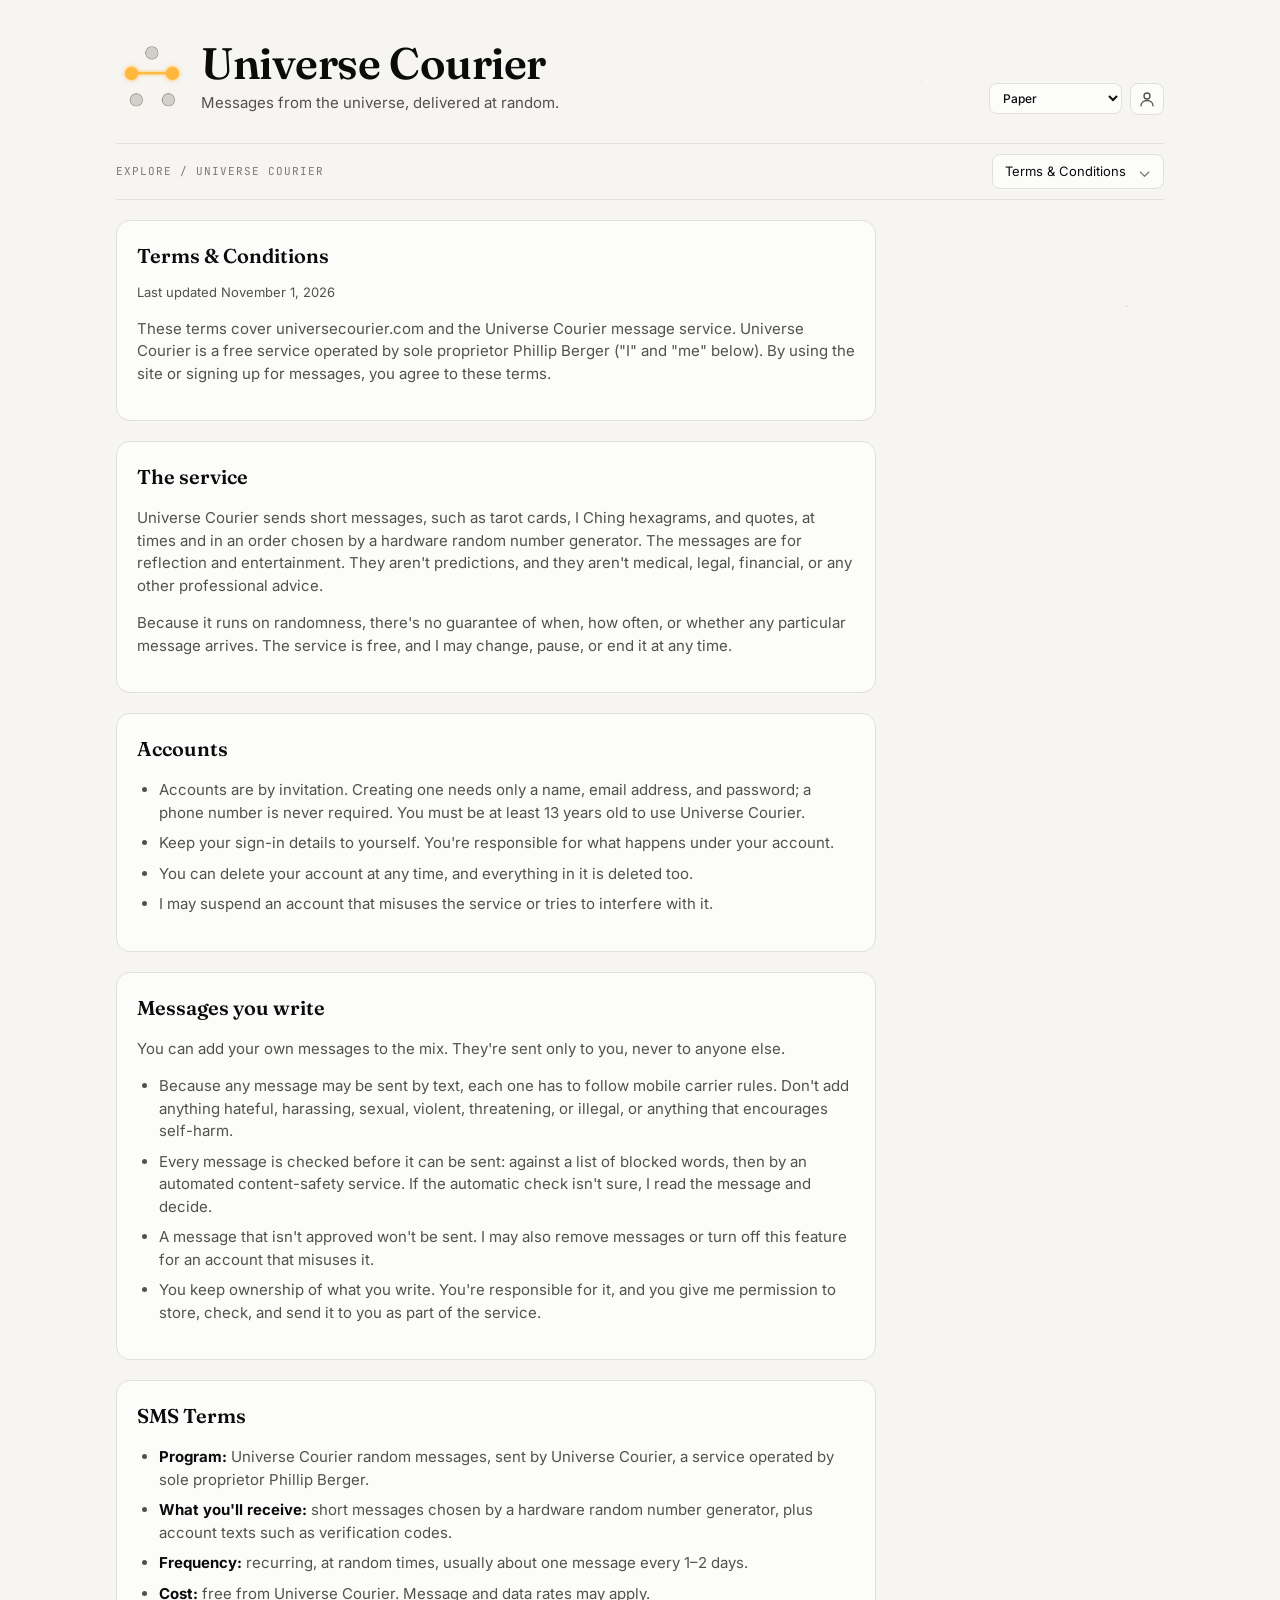
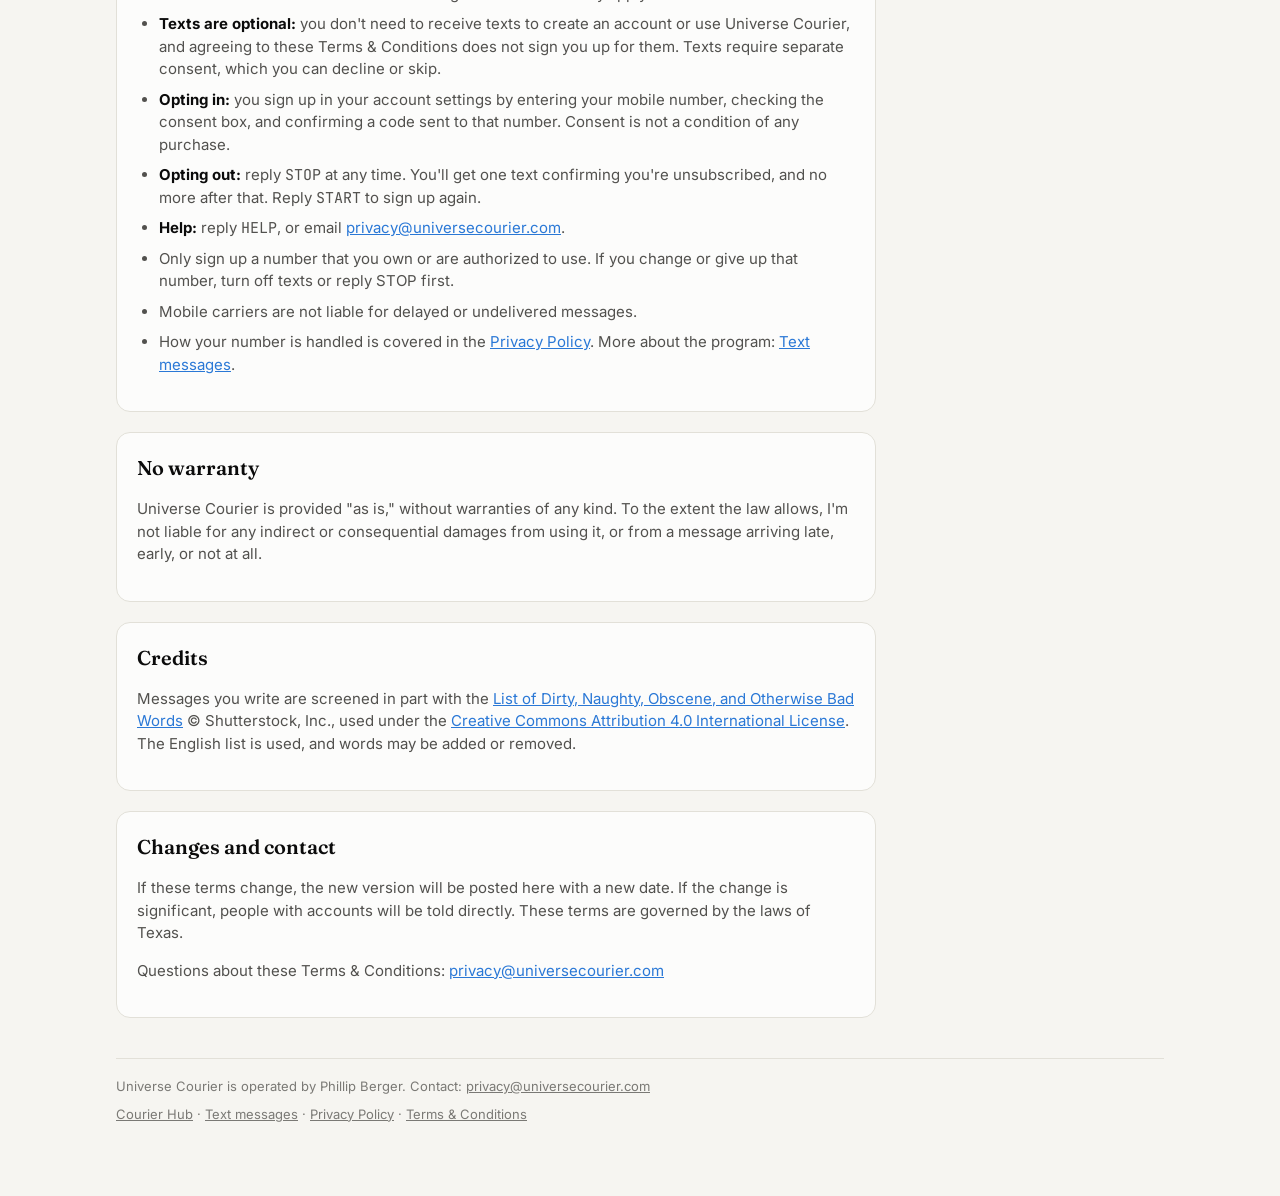
<file: terms/index.html>
<!doctype html>
<html lang="en">
<head>
<meta charset="utf-8">
<meta name="viewport" content="width=device-width, initial-scale=1">
<title>Terms &amp; Conditions — Universe Courier</title>
<link rel="icon"
      href="/favicon.ico?v=4"
      type="image/x-icon"
      sizes="any">
<link rel="icon" type="image/png" sizes="48x48" href="/assets/favicon-search-48.png?v=1">
<link rel="icon" type="image/png" sizes="96x96" href="/assets/favicon-search-96.png?v=1">
<link rel="icon" type="image/png" sizes="192x192" href="/assets/favicon-search-192.png?v=1">
<meta name="description" content="Terms for universecourier.com and the Universe Courier message service, including text message terms.">
<link rel="preconnect" href="https://fonts.googleapis.com">
<link rel="preconnect" href="https://fonts.gstatic.com" crossorigin>
<link href="https://fonts.googleapis.com/css2?family=Fraunces:opsz,wght@9..144,400;9..144,600&family=Inter:wght@400;500;600&family=JetBrains+Mono:wght@400;600&display=swap" rel="stylesheet">
<link rel="stylesheet" href="/assets/themes.css?v=6">
<style>

  * { box-sizing: border-box; }
  html, body { margin: 0; }
  body {
    background:
      radial-gradient(1px 1px at 12% 18%, var(--star) 99%, transparent),
      radial-gradient(1px 1px at 72% 9%,  var(--star) 99%, transparent),
      radial-gradient(1.5px 1.5px at 88% 34%, var(--star) 99%, transparent),
      radial-gradient(1px 1px at 33% 41%, var(--star) 99%, transparent),
      radial-gradient(1px 1px at 56% 27%, var(--star) 99%, transparent),
      var(--bg);
    background-attachment: fixed;
    color: var(--text-primary);
    font: 15px/1.5 Inter, system-ui, sans-serif;
  }
  .wrap { max-width: 1080px; margin: 0 auto; padding: 0 16px 64px; }
  .mono { font-family: "JetBrains Mono", ui-monospace, monospace; font-variant-numeric: tabular-nums; }

  header { display: flex; align-items: flex-end; justify-content: space-between; gap: 16px; flex-wrap: wrap; padding: 40px 0 28px; }
  h1 { font-family: Fraunces, Georgia, serif; font-weight: 600; font-size: clamp(30px, 6vw, 44px); line-height: 1.05; margin: 0; letter-spacing: -0.01em; }
  .brand-lockup { display: flex; align-items: center; gap: 13px; min-width: 0; }
  a.brand-lockup { color: inherit; text-decoration: none; border-radius: 10px; }
  a.brand-lockup:focus-visible { outline: 2px solid var(--accent); outline-offset: 4px; }
  .brand-logo { display: block; width: clamp(52px, 9vw, 72px); height: clamp(52px, 9vw, 72px); flex: none; object-fit: contain; }
  .brand-copy { min-width: 0; }
  .tagline { margin: 6px 0 0; color: var(--text-secondary); }
  .status { display: flex; align-items: center; gap: 8px; color: var(--text-secondary); font-size: 13px; }
  .dot { width: 8px; height: 8px; border-radius: 50%; background: var(--ok); box-shadow: 0 0 0 0 var(--ok); animation: pulse 2.4s infinite; }
  .dot.stale { background: var(--critical); animation: none; }
  @keyframes pulse { 0% { box-shadow: 0 0 0 0 color-mix(in srgb, var(--ok) 60%, transparent); } 70% { box-shadow: 0 0 0 8px transparent; } 100% { box-shadow: 0 0 0 0 transparent; } }
  .live-badge { display: none; font-size: 11px; font-weight: 600; letter-spacing: .08em; color: var(--ok); border: 1px solid var(--ok); border-radius: 999px; padding: 1px 7px; }
  .live .live-badge { display: inline-block; }
  .chip.arrive { animation: arrive .9s ease-out; }
  @keyframes arrive { from { transform: translateY(-6px) scale(1.15); background: color-mix(in srgb, var(--series-1) 25%, transparent); } to { transform: none; } }
  .big.flash { animation: flash 1.2s ease-out; }
  @keyframes flash { from { color: var(--series-1); text-shadow: 0 0 24px color-mix(in srgb, var(--series-1) 50%, transparent); } to { color: inherit; text-shadow: none; } }
  @media (prefers-reduced-motion: reduce) { .chip.arrive, .big.flash, .dot { animation: none; } }
  .theme-select { appearance: auto; border: 1px solid var(--border); background: var(--surface-1); color: var(--text-primary); border-radius: 8px; padding: 6px 9px; font: 500 12px Inter, system-ui, sans-serif; cursor: pointer; max-width: 135px; }
  .theme-select:focus-visible { outline: 2px solid var(--series-1); outline-offset: 2px; }
  .theme-select option { background: var(--surface-1); color: var(--text-primary); }

  .card { background: var(--surface-1); border: 1px solid var(--border); border-radius: 14px; padding: 20px; }
  h2 { font-family: Fraunces, Georgia, serif; font-weight: 600; font-size: 20px; margin: 0 0 4px; }
  .sub { color: var(--text-muted); font-size: 13px; margin: 0 0 16px; }
  section { margin-top: 20px; }

  .hero { display: grid; grid-template-columns: minmax(200px, 1fr) 2fr; gap: 20px; }
  @media (max-width: 720px) { .hero { grid-template-columns: 1fr; } }
  .latest { display: flex; flex-direction: column; justify-content: center; align-items: flex-start; }
  .latest .label { color: var(--text-secondary); font-size: 13px; text-transform: uppercase; letter-spacing: .08em; }
  .latest .big { font-size: clamp(64px, 14vw, 104px); font-weight: 600; line-height: 1; margin: 8px 0; }
  .latest .when { color: var(--text-muted); font-size: 13px; }
  .stats { display: grid; grid-template-columns: repeat(2, 1fr); gap: 12px; }
  .stat { border: 1px solid var(--border); border-radius: 10px; padding: 14px 16px; }
  .stat .v { font-size: 26px; font-weight: 600; line-height: 1.2; }
  .stat .k { color: var(--text-secondary); font-size: 13px; }
  .stat .n { color: var(--text-muted); font-size: 12px; }

  .stream { display: flex; flex-wrap: wrap; gap: 6px; }
  .chip { min-width: 40px; padding: 5px 0; text-align: center; border-radius: 8px; border: 1px solid var(--border); color: var(--text-secondary); font-size: 13px; }
  .chip.key { background: var(--accent-soft); border-color: var(--accent); color: var(--text-primary); font-weight: 600; }
  .chip.newest { outline: 2px solid var(--series-1); outline-offset: 1px; color: var(--text-primary); }
  .legend { display: flex; gap: 16px; flex-wrap: wrap; color: var(--text-muted); font-size: 12px; margin-top: 12px; }
  .legend i { display: inline-block; width: 12px; height: 12px; border-radius: 3px; vertical-align: -2px; margin-right: 6px; }

  .messages { list-style: none; margin: 0; padding: 0; display: grid; gap: 12px; }
  .msg { border: 1px solid var(--border); border-radius: 10px; padding: 14px 16px; display: grid; gap: 6px; }
  .msg .text { font-family: Fraunces, Georgia, serif; font-size: 19px; line-height: 1.3; }
  .msg .meta { display: flex; flex-wrap: wrap; gap: 6px 14px; color: var(--text-muted); font-size: 12px; }
  /* Compact five-number record below each delivered message. */
  .msg-sequence { display: flex; align-items: center; flex-wrap: wrap; gap: 5px; margin-top: 5px; }
  .msg-sequence .seq-label { color: var(--text-muted); font: 10px/1.3 "JetBrains Mono", monospace; letter-spacing: .04em; margin-right: 3px; }
  .msg-sequence .seq-num { min-width: 29px; text-align: center; padding: 3px 5px; border: 1px solid var(--border); border-radius: 5px; color: var(--text-secondary); background: var(--bg); font: 11px/1.4 "JetBrains Mono", monospace; }
  .msg-sequence .seq-num.trigger { background: var(--accent-soft); border-color: var(--accent); color: var(--text-primary); font-weight: 600; }
  .msg-sequence .seq-arrow { color: var(--text-muted); font-size: 12px; margin: 0 2px; }
  .msg-sequence .seq-note { color: var(--text-muted); font-size: 10px; margin-left: 5px; }
  .tag { border: 1px solid var(--border); border-radius: 999px; padding: 0 8px; color: var(--text-secondary); }
  .tag.failed { border-color: var(--critical); color: var(--critical); }
  .empty { color: var(--text-muted); font-style: italic; }

  .charts { display: grid; grid-template-columns: 1fr 1fr; gap: 20px; }
  @media (max-width: 860px) { .charts { grid-template-columns: 1fr; } }
  .chart { position: relative; }
  .chart svg { display: block; width: 100%; height: 220px; overflow: visible; }
  .chart .axis text { fill: var(--text-muted); font-size: 11px; font-family: Inter, sans-serif; }
  .chart .gridline { stroke: var(--grid); stroke-width: 1; }
  .chart .bar { fill: var(--series-1); pointer-events: none; }
  .chart .bar.dim { opacity: .35; }
  .chart .hit { fill: transparent; cursor: crosshair; }
  .chart .hit:hover + .bar, .chart .hit:focus + .bar { fill: var(--accent); }
  .chart .ref { stroke: var(--text-secondary); stroke-width: 1.5; stroke-dasharray: 4 4; }
  .tip { position: absolute; pointer-events: none; background: var(--surface-1); border: 1px solid var(--border); border-radius: 8px; padding: 6px 10px; font-size: 12px; color: var(--text-secondary); box-shadow: 0 4px 16px rgba(0,0,0,.12); white-space: nowrap; display: none; z-index: 2; }
  .tip strong { color: var(--text-primary); font-size: 14px; display: block; }
  details { margin-top: 12px; color: var(--text-secondary); font-size: 13px; }
  summary { cursor: pointer; color: var(--text-muted); }
  .tbl-wrap { max-height: 260px; overflow: auto; margin-top: 8px; }
  table { border-collapse: collapse; width: 100%; font-size: 12px; }
  th, td { text-align: left; padding: 4px 8px; border-bottom: 1px solid var(--grid); }
  th { color: var(--text-muted); font-weight: 500; position: sticky; top: 0; background: var(--surface-1); }

  footer { margin-top: 40px; padding-top: 18px; border-top: 1px solid var(--border); color: var(--text-muted); font-size: 13px; }
  footer p { margin: 0 0 8px; }
  .error { border-color: var(--critical); color: var(--critical); }

  /* Shared page navigation */
  .site-nav { display: flex; align-items: center; justify-content: space-between; gap: 12px; padding: 10px 0; border-top: 1px solid var(--border); border-bottom: 1px solid var(--border); }
  .site-nav .nav-caption { color: var(--text-muted); font: 11px "JetBrains Mono", monospace; letter-spacing: .09em; text-transform: uppercase; }
  .nav-menu { position: relative; margin: 0; color: var(--text-primary); }
  .nav-menu summary { list-style: none; display: flex; align-items: center; gap: 12px; min-width: 155px; justify-content: space-between; cursor: pointer; border: 1px solid var(--border); background: var(--surface-1); color: var(--text-primary); border-radius: 8px; padding: 7px 12px; font-size: 13px; }
  .nav-menu summary::-webkit-details-marker { display: none; }
  .nav-menu summary::after { content: "⌄"; color: var(--text-muted); font-size: 17px; line-height: 1; }
  .nav-menu[open] summary::after { content: "⌃"; }
  .nav-options { position: absolute; z-index: 20; top: calc(100% + 5px); right: 0; min-width: 190px; background: var(--surface-1); border: 1px solid var(--border); border-radius: 9px; padding: 5px; box-shadow: 0 8px 24px rgba(0,0,0,.13); }
  .nav-options a { display: block; text-decoration: none; color: var(--text-secondary); padding: 9px 11px; border-radius: 6px; font-size: 13px; }
  .nav-options a:hover, .nav-options a:focus-visible { background: var(--accent-soft); color: var(--text-primary); }
  .nav-options a[aria-current="page"] { color: var(--text-primary); font-weight: 600; }
  @media (max-width: 480px) { .site-nav .nav-caption { font-size: 10px; } .nav-menu summary { min-width: 142px; } }

  .explain { max-width: 760px; }
  .explain h2 { margin-bottom: 12px; }
  .explain p { color: var(--text-secondary); }
  .explain ol { padding-left: 24px; color: var(--text-secondary); }
  .explain li { margin: 0 0 12px; }
  .explain strong { color: var(--text-primary); }
  .example-seq { display: flex; gap: 7px; flex-wrap: wrap; align-items: center; margin: 16px 0 8px; }
  .example-seq span { display: inline-block; min-width: 39px; text-align: center; padding: 7px 9px; border: 1px solid var(--border); background: var(--bg); border-radius: 7px; }
  .example-seq .key { border-color: var(--accent); background: var(--accent-soft); }
  .example-seq .confirmed { border-color: var(--gold); background: var(--gold-soft); color: var(--text-primary); font-weight: 600; box-shadow: 0 0 0 1px color-mix(in srgb, var(--gold) 35%, transparent), 0 0 12px var(--gold-glow); }
  .explain a { color: var(--series-1); }
  .explain ul { padding-left: 22px; color: var(--text-secondary); }
  .explain ul li { margin: 0 0 8px; }
  .explain h3 { font-size: 15px; margin: 18px 0 6px; color: var(--text-primary); }
  .updated { color: var(--text-muted); font-size: 13px; margin: 0 0 14px; }
  .example-note { font-size: 12px; color: var(--text-muted); }
</style>
</head>
<body>
<div class="wrap">
  <header>
    <a class="brand-lockup" href="/" aria-label="Universe Courier home">
      <img class="brand-logo" src="/assets/universecourier_logo.png" alt="" width="72" height="72">
      <div class="brand-copy">
        <h1>Universe Courier</h1>
        <p class="tagline">Messages from the universe, delivered at random.</p>
      </div>
    </a>
    <div class="header-tools">
      <select class="theme-select" id="themeSelect" aria-label="Color theme">
          <option value="paper">Paper</option>
          <option value="dark">Dark (original)</option>
          <option value="midnight">Midnight</option>
          <option value="spring">Spring</option>
          <option value="summer">Summer Sunset</option>
          <option value="autumn">Autumn</option>
          <option value="winter">Winter</option>
          <option value="kinari">Kinari</option>
          <option value="witchy woods">Witchy Woods</option>
          <option value="frutiger aero">Frutiger Aero</option>
          <option value="halloween haze">Halloween Haze</option>
        </select>
      <div id="accountMenu"></div>
    </div>
  </header>
  <nav class="site-nav" aria-label="Site navigation">
    <span class="nav-caption">Explore / Universe Courier</span>
    <details class="nav-menu">
      <summary aria-label="Navigate pages">Terms &amp; Conditions</summary>
      <div class="nav-options">
        <a href="/">Courier Hub</a>
        <a href="https://my.universecourier.com/dashboard">Your Dashboard</a>
        <a href="/howitworks/">How it works</a>
        <a href="/about/">About</a>
        <a href="/sms/">Text messages</a>
        <a href="/privacy/">Privacy Policy</a>
        <a href="/terms/" aria-current="page">Terms &amp; Conditions</a>
      </div>
    </details>
  </nav>
  <main class="explain">
    <section class="card">
      <h2>Terms &amp; Conditions</h2>
      <p class="updated">Last updated November 1, 2026</p>
      <p>These terms cover universecourier.com and the Universe Courier message service. Universe Courier is a free service operated by sole proprietor Phillip Berger ("I" and "me" below). By using the site or signing up for messages, you agree to these terms.</p>
    </section>
    <section class="card">
      <h2>The service</h2>
      <p>Universe Courier sends short messages, such as tarot cards, I Ching hexagrams, and quotes, at times and in an order chosen by a hardware random number generator. The messages are for reflection and entertainment. They aren't predictions, and they aren't medical, legal, financial, or any other professional advice.</p>
      <p>Because it runs on randomness, there's no guarantee of when, how often, or whether any particular message arrives. The service is free, and I may change, pause, or end it at any time.</p>
    </section>
    <section class="card">
      <h2>Accounts</h2>
      <ul>
        <li>Accounts are by invitation. Creating one needs only a name, email address, and password; a phone number is never required. You must be at least 13 years old to use Universe Courier.</li>
        <li>Keep your sign-in details to yourself. You're responsible for what happens under your account.</li>
        <li>You can delete your account at any time, and everything in it is deleted too.</li>
        <li>I may suspend an account that misuses the service or tries to interfere with it.</li>
      </ul>
    </section>
    <section class="card" id="your-messages">
      <h2>Messages you write</h2>
      <p>You can add your own messages to the mix. They're sent only to you, never to anyone else.</p>
      <ul>
        <li>Because any message may be sent by text, each one has to follow mobile carrier rules. Don't add anything hateful, harassing, sexual, violent, threatening, or illegal, or anything that encourages self-harm.</li>
        <li>Every message is checked before it can be sent: against a list of blocked words, then by an automated content-safety service. If the automatic check isn't sure, I read the message and decide.</li>
        <li>A message that isn't approved won't be sent. I may also remove messages or turn off this feature for an account that misuses it.</li>
        <li>You keep ownership of what you write. You're responsible for it, and you give me permission to store, check, and send it to you as part of the service.</li>
      </ul>
    </section>
    <section class="card" id="sms">
      <h2>SMS Terms</h2>
      <ul>
        <li><strong>Program:</strong> Universe Courier random messages, sent by Universe Courier, a service operated by sole proprietor Phillip Berger.</li>
        <li><strong>What you'll receive:</strong> short messages chosen by a hardware random number generator, plus account texts such as verification codes.</li>
        <li><strong>Frequency:</strong> recurring, at random times, usually about one message every 1&ndash;2 days.</li>
        <li><strong>Cost:</strong> free from Universe Courier. Message and data rates may apply.</li>
        <li><strong>Texts are optional:</strong> you don't need to receive texts to create an account or use Universe Courier, and agreeing to these Terms &amp; Conditions does not sign you up for them. Texts require separate consent, which you can decline or skip.</li>
        <li><strong>Opting in:</strong> you sign up in your account settings by entering your mobile number, checking the consent box, and confirming a code sent to that number. Consent is not a condition of any purchase.</li>
        <li><strong>Opting out:</strong> reply <span class="mono">STOP</span> at any time. You'll get one text confirming you're unsubscribed, and no more after that. Reply <span class="mono">START</span> to sign up again.</li>
        <li><strong>Help:</strong> reply <span class="mono">HELP</span>, or email <a href="mailto:privacy@universecourier.com">privacy@universecourier.com</a>.</li>
        <li>Only sign up a number that you own or are authorized to use. If you change or give up that number, turn off texts or reply STOP first.</li>
        <li>Mobile carriers are not liable for delayed or undelivered messages.</li>
        <li>How your number is handled is covered in the <a href="/privacy/">Privacy Policy</a>. More about the program: <a href="/sms/">Text messages</a>.</li>
      </ul>
    </section>
    <section class="card">
      <h2>No warranty</h2>
      <p>Universe Courier is provided "as is," without warranties of any kind. To the extent the law allows, I'm not liable for any indirect or consequential damages from using it, or from a message arriving late, early, or not at all.</p>
    </section>
    <section class="card" id="credits">
      <h2>Credits</h2>
      <p>Messages you write are screened in part with the <a href="https://github.com/LDNOOBW/List-of-Dirty-Naughty-Obscene-and-Otherwise-Bad-Words">List of Dirty, Naughty, Obscene, and Otherwise Bad Words</a> &copy; Shutterstock, Inc., used under the <a href="https://creativecommons.org/licenses/by/4.0/">Creative Commons Attribution 4.0 International License</a>. The English list is used, and words may be added or removed.</p>
    </section>
    <section class="card">
      <h2>Changes and contact</h2>
      <p>If these terms change, the new version will be posted here with a new date. If the change is significant, people with accounts will be told directly. These terms are governed by the laws of Texas.</p>
      <p>Questions about these Terms &amp; Conditions: <a href="mailto:privacy@universecourier.com">privacy@universecourier.com</a></p>
    </section>
  </main>
  <footer>
    <p>Universe Courier is operated by Phillip Berger. Contact: <a href="mailto:privacy@universecourier.com" style="color:inherit">privacy@universecourier.com</a></p>
    <p><a href="/" style="color:inherit">Courier Hub</a> · <a href="/sms/" style="color:inherit">Text messages</a> · <a href="/privacy/" style="color:inherit">Privacy Policy</a> · <a href="/terms/" style="color:inherit">Terms &amp; Conditions</a></p>
  </footer>
</div>
<script>
(() => {
  // ---- theme selection (persisted across both pages) ----
  const root = document.documentElement;
  // Tell the browser which color to show beyond the page (status-bar area); matches the theme's edge color.
  const syncEdge = () => {
    const cs = getComputedStyle(root);
    const c = cs.getPropertyValue("--edge").trim() || cs.getPropertyValue("--bg").trim();
    let m = document.querySelector('meta[name="theme-color"]');
    if (!m) { m = document.createElement("meta"); m.name = "theme-color"; document.head.appendChild(m); }
    m.content = c;
  };
  const themeSelect = document.getElementById("themeSelect");
  const themeNames = new Set(["paper", "dark", "midnight", "spring", "summer", "autumn", "winter", "kinari", "witchy woods", "frutiger aero", "halloween haze"]);
  let savedTheme = null;
  // Shared with my.universecourier.com through a cookie on the parent domain (localStorage is per site).
  const sharedTheme = document.cookie.match(/(?:^|;\s*)uc-theme=([^;]*)/);
  try { savedTheme = sharedTheme ? decodeURIComponent(sharedTheme[1]) : localStorage.getItem("uc-theme"); } catch (e) {}
  const shareTheme = name => {
    const domain = /(^|\.)universecourier\.com$/.test(location.hostname) ? "; Domain=universecourier.com; Secure" : "";
    document.cookie = "uc-theme=" + encodeURIComponent(name) + "; Path=/; Max-Age=31536000; SameSite=Lax" + domain;
  };
  // Migrate the old light/dark toggle setting; retain system preference for first-time visitors.
  if (savedTheme === "japanese ecru") savedTheme = "kinari"; // renamed 2026-11-10
  const initialTheme = savedTheme === "light" ? "paper" :
    themeNames.has(savedTheme) ? savedTheme :
    (window.matchMedia && window.matchMedia("(prefers-color-scheme: dark)").matches ? "dark" : "paper");
  root.dataset.theme = initialTheme;
  syncEdge();
  shareTheme(initialTheme); // carry this choice to the account pages
  themeSelect.value = initialTheme;
  themeSelect.addEventListener("change", () => {
    const selected = themeSelect.value;
    if (!themeNames.has(selected)) return;
    root.dataset.theme = selected;
    syncEdge();
    try { localStorage.setItem("uc-theme", selected); } catch (e) {}
    shareTheme(selected);
  });
})();
</script>
<script src="/assets/account-menu.js?v=7" defer></script>
</body>
</html>
</file>
<file: assets/themes.css>
/* Universe Courier THEME PALETTES: the one place theme colors live.
   Used by every page in website/site (via /assets/themes.css).
   The account portal has an identical copy at cloud/UniverseCourier.Web/wwwroot/css/themes.css:
   after editing this file, copy it there too.
   To try new colors, use website/theme-lab.html and paste its "Copy CSS" output here.
   Kinari (生成り) was "japanese ecru" until 2026-11-10; saved choices migrate in the theme scripts. */

/* --edge: the one solid color the browser shows beyond the page (iPhone status-bar area, overscroll).
   Themes with a background effect set it to match the top of their glow; others use --bg. */
html { background-color: var(--edge, var(--bg)); }

:root, :root[data-theme="paper"] {
  color-scheme: light;
  --bg: #f6f5f1; --surface-1: #fcfcfb; --border: #e2e0d8;
  --text-primary: #0b0b0b; --text-secondary: #52514e; --text-muted: #7a7975;
  --grid: #ebe9e2; --series-1: #2a78d6;
  --accent: #eb6834; --accent-soft: #fbe3d8; --on-accent: #14110f;
  --gold: #b88a26; --gold-soft: #f8ebc5; --gold-glow: rgba(202,153,47,.35);
  --critical: #c62f2e; --ok: #1f8a4c; --star: rgba(11,11,11,.06);
}
:root[data-theme="dark"] {
  color-scheme: dark;
  --bg: #0e0f14; --surface-1: #17181f; --border: #2a2b34;
  --text-primary: #f0efec; --text-secondary: #c3c2b7; --text-muted: #8f8e87;
  --grid: #24252d; --series-1: #3987e5;
  --accent: #e8743f; --accent-soft: #3a2318; --on-accent: #14110f;
  --gold: #d8a52f; --gold-soft: #40341d; --gold-glow: rgba(232,184,77,.42);
  --critical: #e66767; --ok: #3fb871; --star: rgba(240,239,236,.10);
}
:root[data-theme="midnight"] {
  color-scheme: dark;
  --bg: #111622; --surface-1: #1b2231; --border: #343d50;
  --text-primary: #f2f4fa; --text-secondary: #c4ccda; --text-muted: #94a1b6;
  --grid: #2a3346; --series-1: #79a9f1;
  --accent: #f38c69; --accent-soft: #452c2b; --on-accent: #14110f;
  --gold: #e6b75a; --gold-soft: #493b28; --gold-glow: rgba(230,183,90,.43);
  --critical: #f07777; --ok: #55c999; --star: rgba(210,225,255,.08);
}
/* Spring: updated 2026-11-14. */
:root[data-theme="spring"] {
  color-scheme: light;
  --bg: #9dc08c; --surface-1: #ddf3d8; --border: #04351e;
  --text-primary: #22382b; --text-secondary: #51604d; --text-muted: #3d4d4a;
  --grid: #e4eee2; --series-1: #438d80;
  --accent: #be515e; --accent-soft: #dbb4c8; --on-accent: #ffffff;
  --gold: #b78b30; --gold-soft: #f6eccd; --gold-glow: rgba(190,151,59,.32);
  --critical: #b7474a; --ok: #145733; --star: rgba(50,90,55,.055);
}
/* Summer Sunset: twilight blues, coral, dusk plum and pink (2026-11-14). Value stays "summer" so saved choices keep working. */
:root[data-theme="summer"] {
  color-scheme: light;
  --bg: #fdf1e7; --surface-1: #fffaf6; --border: #ecc4b4;
  --text-primary: #2a1f4a; --text-secondary: #6a3d6e; --text-muted: #86566e;
  --grid: #f7e0d3; --series-1: #2f6cb3;
  --accent: #f07a5a; --accent-soft: #fde3da; --on-accent: #1f1230;
  --gold: #d18a12; --gold-soft: #fdeecb; --gold-glow: rgba(240,165,40,.40);
  --critical: #c2334d; --ok: #23785c; --star: rgba(214,90,120,.10);
}
/* Sunset sky background for summer only. Painted on the page itself (not pinned to the screen),
   so iPhone Safari draws it all the way down, behind its floating toolbar. Shapes use screen units
   so they keep their shape; the glow scrolls with the page. */
:root[data-theme="summer"] {
  --edge: #a9c6ea;
  min-height: 100%;
  background:
    radial-gradient(70vmax 38vmax at 50% 100%, rgba(255,168,92,.45), transparent 72%),
    radial-gradient(38vmax 26vmax at 85% 6%, rgba(255,255,255,.35), transparent 70%),
    linear-gradient(180deg, #a9c6ea 0%, #c9bce6 24%, #f2c3cf 46%, #fbd3b0 68%, #fdf1e7 100%);
  background-color: var(--edge);
}
:root[data-theme="summer"] body { background: transparent; }
/* Autumn: fall foliage / Thanksgiving, maple orange, crimson, harvest gold, bark brown (2026-11-14). */
:root[data-theme="autumn"] {
  color-scheme: light;
  --bg: #f7ecdf; --surface-1: #fffaf3; --border: #d9b79a;
  --text-primary: #3a2216; --text-secondary: #7a3518; --text-muted: #7a5a45;
  --grid: #f0e0cd; --series-1: #b4471c;
  --accent: #e07a1f; --accent-soft: #fbe0c4; --on-accent: #2a1308;
  --gold: #c9971c; --gold-soft: #f8ebc4; --gold-glow: rgba(214,160,30,.42);
  --critical: #a3201b; --ok: #4f6b16; --star: rgba(140,70,20,.08);
}
/* Fall foliage background for autumn only. Painted on the page itself (not pinned to the screen),
   so iPhone Safari draws it all the way down, behind its floating toolbar. Shapes use screen units
   so they keep their shape; the glow scrolls with the page. */
:root[data-theme="autumn"] {
  --edge: #f6e2c6;
  min-height: 100%;
  background:
    radial-gradient(48vmax 32vmax at 0% 0%, rgba(200,60,25,.38), rgba(200,60,25,.12) 45%, transparent 75%),
    radial-gradient(46vmax 30vmax at 100% 2%, rgba(230,150,25,.42), rgba(230,150,25,.14) 45%, transparent 75%),
    radial-gradient(60vmax 32vmax at 50% 104%, rgba(165,50,25,.30), transparent 72%),
    radial-gradient(40vmax 28vmax at 0% 100%, rgba(120,70,30,.28), transparent 72%),
    radial-gradient(40vmax 28vmax at 100% 100%, rgba(225,120,30,.32), transparent 72%),
    linear-gradient(180deg, #f6e2c6 0%, #f8eee2 45%, #f5e1cb 100%);
  background-color: var(--edge);
}
:root[data-theme="autumn"] body { background: transparent; }
:root[data-theme="winter"] {
  color-scheme: dark;
  --bg: #111e2a; --surface-1: #1b2b39; --border: #354a5c;
  --text-primary: #e9f2f6; --text-secondary: #c2d2df; --text-muted: #9cb1c1;
  --grid: #293d4c; --series-1: #75b7dc;
  --accent: #e09aa3; --accent-soft: #49313f; --on-accent: #14110f;
  --gold: #dfbd77; --gold-soft: #463c2d; --gold-glow: rgba(223,189,119,.42);
  --critical: #ed8484; --ok: #66c7ad; --star: rgba(215,235,255,.09);
}
/* Kinari: updated 2026-11-14. */
:root[data-theme="kinari"] {
  color-scheme: light;
  --bg: #C2B280; --surface-1: #f3dea0; --border: #836863;
  --text-primary: #104773; --text-secondary: #833121; --text-muted: #453c35;
  --grid: #a2b1c0; --series-1: #104773;
  --accent: #0e3c61; --accent-soft: #a2b1c0; --on-accent: #ffffff;
  --gold: #ad7f28; --gold-soft: #f3e4be; --gold-glow: rgba(184,135,44,.38);
  --critical: #b94b3d; --ok: #134e0e; --star: rgba(95,55,30,.055);
}

/* Witchy Woods: colors from the mushroom tumbler (added 2026-11-10). */
:root[data-theme="witchy woods"] {
  color-scheme: dark;
  --bg: #110e10; --surface-1: #1c1619; --border: #3a4a46;
  --text-primary: #e4ebdc; --text-secondary: #c9bfdf; --text-muted: #8eaa96;
  --grid: #2a2328; --series-1: #8eaa96;
  --accent: #ED6A40; --accent-soft: #4a1d27; --on-accent: #14110f;
  --gold: #a39941; --gold-soft: #2e2b14; --gold-glow: rgba(163,153,65,.42);
  --critical: #dc6378; --ok: #c5e3b8; --star: rgba(201,191,223,.16);
}

/* Frutiger Aero: original Xbox greens on deep blues (added 2026-11-10). */
:root[data-theme="frutiger aero"] {
  color-scheme: dark;
  --bg: #040b24; --surface-1: #0a1a3f; --border: #1d4a8f;
  --text-primary: #e8f5ff; --text-secondary: #a6d8ff; --text-muted: #7d9fd0;
  --grid: #13285a; --series-1: #3fc8ff;
  --accent: #8ce63a; --accent-soft: #163f1f; --on-accent: #04130a;
  --gold: #b8ff3c; --gold-soft: #24400f; --gold-glow: rgba(184,255,60,.45);
  --critical: #ff6b86; --ok: #5dffa0; --star: rgba(150,210,255,.22);
}
/* Glass effect background for frutiger aero only. Painted on the page itself (not pinned to the screen),
   so iPhone Safari draws it all the way down, behind its floating toolbar. Shapes use screen units
   so they keep their shape; the glow scrolls with the page. */
:root[data-theme="frutiger aero"] {
  --edge: #071636;
  min-height: 100%;
  background:
    radial-gradient(1px 1px at 12% 18%, var(--star) 99%, transparent),
    radial-gradient(1px 1px at 72% 9%, var(--star) 99%, transparent),
    radial-gradient(1.5px 1.5px at 88% 34%, var(--star) 99%, transparent),
    radial-gradient(1px 1px at 33% 41%, var(--star) 99%, transparent),
    radial-gradient(64vmax 44vmax at 12% 0%, color-mix(in srgb, var(--series-1) 24%, transparent), transparent 70%),
    radial-gradient(48vmax 34vmax at 92% 28%, color-mix(in srgb, var(--accent) 14%, transparent), transparent 70%),
    radial-gradient(84vmax 46vmax at 50% 105%, color-mix(in srgb, var(--series-1) 18%, transparent), transparent 70%),
    var(--bg);
  background-color: var(--edge);
}
:root[data-theme="frutiger aero"] body { background: transparent; }
:root[data-theme="frutiger aero"] .card {
  background:
    radial-gradient(130% 55% at 50% -12%, rgba(255,255,255,.13), transparent 62%),
    linear-gradient(180deg, color-mix(in srgb, var(--surface-1) 62%, transparent), color-mix(in srgb, var(--surface-1) 88%, transparent));
  border-color: color-mix(in srgb, var(--series-1) 38%, var(--border));
  box-shadow: inset 0 1px 0 rgba(255,255,255,.22), inset 0 -1px 0 rgba(0,0,0,.25),
              0 10px 30px rgba(0,0,0,.35), 0 0 26px color-mix(in srgb, var(--series-1) 12%, transparent);
  -webkit-backdrop-filter: blur(12px) saturate(150%); backdrop-filter: blur(12px) saturate(150%);
}
:root[data-theme="frutiger aero"] .stat, :root[data-theme="frutiger aero"] .msg {
  background: linear-gradient(180deg, rgba(255,255,255,.06), transparent 55%);
  box-shadow: inset 0 1px 0 rgba(255,255,255,.09);
}
:root[data-theme="frutiger aero"] .hub-btn, :root[data-theme="frutiger aero"] .btn:not(.secondary):not(.danger) {
  background: linear-gradient(180deg, color-mix(in srgb, #fff 48%, var(--accent)) 0%, var(--accent) 52%, color-mix(in srgb, #000 14%, var(--accent)) 100%);
  border: 1px solid color-mix(in srgb, #000 22%, var(--accent));
  border-radius: 999px;
  box-shadow: inset 0 1px 0 rgba(255,255,255,.6), 0 0 16px color-mix(in srgb, var(--accent) 45%, transparent);
}
:root[data-theme="frutiger aero"] .export-btn, :root[data-theme="frutiger aero"] .theme-select, :root[data-theme="frutiger aero"] .btn.secondary {
  background-image: linear-gradient(180deg, rgba(255,255,255,.12), transparent 60%);
  box-shadow: inset 0 1px 0 rgba(255,255,255,.14);
}
:root[data-theme="frutiger aero"] .chip.key, :root[data-theme="frutiger aero"] .chip.confirmed, :root[data-theme="frutiger aero"] .seq-num.trigger {
  background-image: linear-gradient(180deg, rgba(255,255,255,.2), transparent 55%);
}
:root[data-theme="frutiger aero"] .cat-fill { background-image: linear-gradient(180deg, rgba(255,255,255,.45), transparent 60%); box-shadow: 0 0 8px color-mix(in srgb, var(--series-1) 55%, transparent); }
:root[data-theme="frutiger aero"] .cat-track { box-shadow: inset 0 1px 2px rgba(0,0,0,.4); }

/* Halloween Haze: pumpkin, witch purple, potion green, blood red (added 2026-11-14). */
:root[data-theme="halloween haze"] {
  color-scheme: light;
  --bg: #f8f1e6; --surface-1: #fffaf2; --border: #dcc3a6;
  --text-primary: #2a1633; --text-secondary: #5b2a72; --text-muted: #6e5470;
  --grid: #f1e3d1; --series-1: #6b3fa0;
  --accent: #f07b1a; --accent-soft: #fde2c4; --on-accent: #1e0f05;
  --gold: #5fbf1a; --gold-soft: #e4f7d2; --gold-glow: rgba(110,220,40,.55);
  --critical: #9b111e; --ok: #2f7a12; --star: rgba(107,63,160,.10);
}
/* Halloween glow background for halloween haze only. Painted on the page itself (not pinned to the screen),
   so iPhone Safari draws it all the way down, behind its floating toolbar. Shapes use screen units
   so they keep their shape; the glow scrolls with the page. */
:root[data-theme="halloween haze"] {
  --edge: #dccaf1;
  min-height: 100%;
  background:
    radial-gradient(48vmax 34vmax at 0% 0%, rgba(150,80,230,.32), transparent 70%),
    radial-gradient(52vmax 36vmax at 100% 0%, rgba(90,30,160,.34), rgba(90,30,160,.10) 50%, transparent 75%),
    radial-gradient(52vmax 36vmax at 0% 100%, rgba(100,235,20,.45), rgba(100,235,20,.15) 45%, transparent 75%),
    radial-gradient(52vmax 36vmax at 100% 100%, rgba(255,115,0,.45), rgba(255,115,0,.15) 45%, transparent 75%),
    linear-gradient(180deg, #dccaf1 0%, #f2e6f0 38%, #f8efe2 60%, #fcdfbf 100%);
  background-color: var(--edge);
}
:root[data-theme="halloween haze"] body { background: transparent; }
</file>
